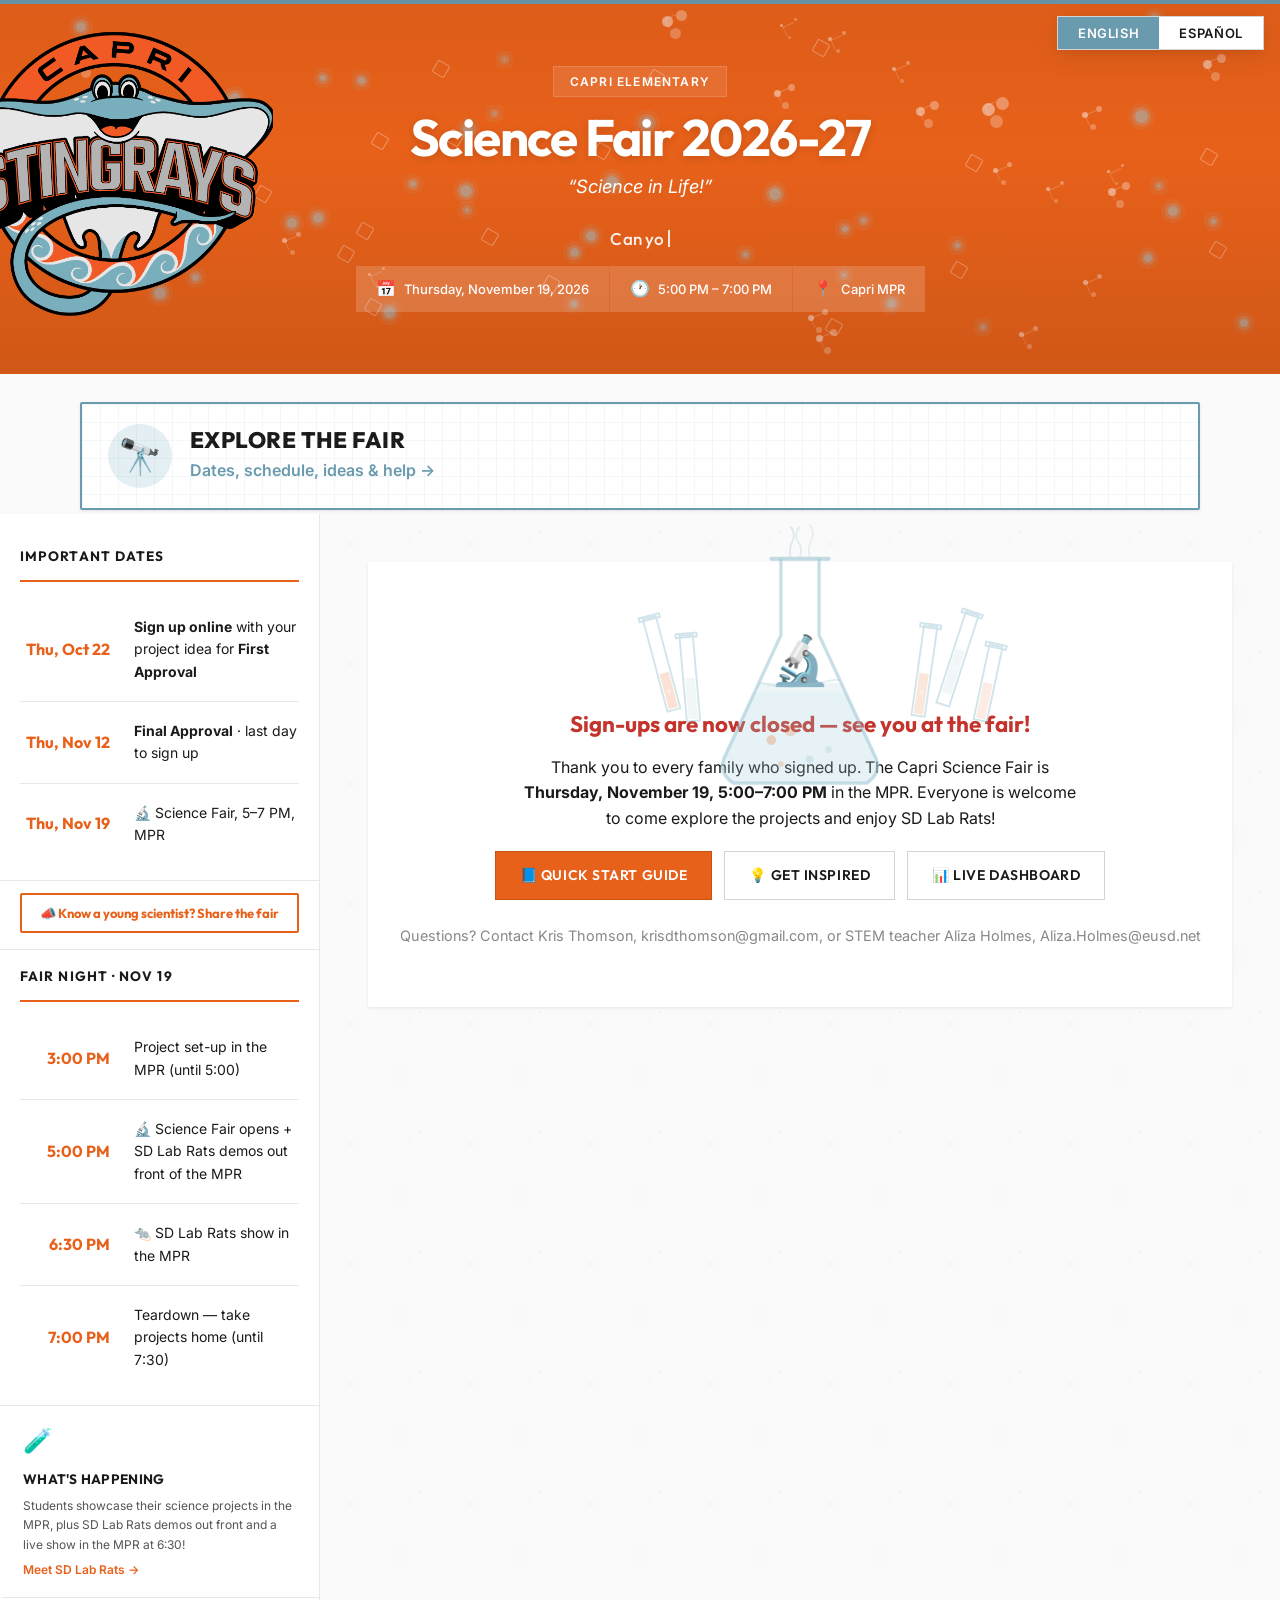
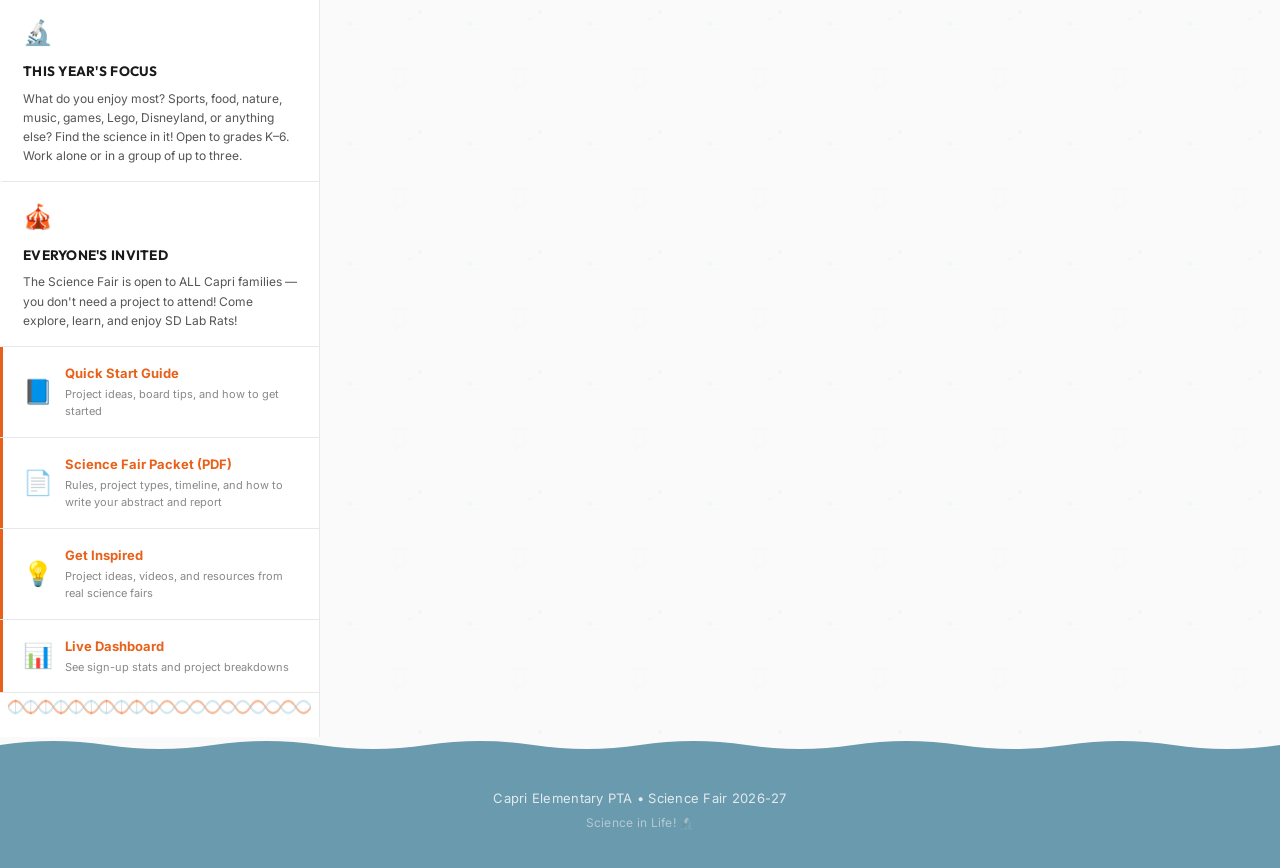
<file: index.html>
<!DOCTYPE html>
<html lang="en">
<head>
    <meta charset="UTF-8">
    <meta name="viewport" content="width=device-width, initial-scale=1.0">
    <title>Capri Science Fair 2026-27</title>
    <meta name="description" content="Enter the Capri Elementary Science Fair! Thursday, November 19, 5–7 PM in the MPR. Theme: Science in Life! Sign-ups close November 12.">
    <meta name="theme-color" content="#e8611a">
    <meta property="og:type" content="website">
    <meta property="og:title" content="Capri Science Fair 2026-27 — Science in Life!">
    <meta property="og:description" content="Thursday, November 19, 5–7 PM in the MPR. Enter your project by November 12.">
    <meta property="og:url" content="https://localhostusr.github.io/capri-science-fair-2026-27/">
    <meta property="og:image" content="https://localhostusr.github.io/capri-science-fair-2026-27/og-image.png">
    <meta property="og:image:width" content="1200">
    <meta property="og:image:height" content="630">
    <meta name="twitter:card" content="summary_large_image">
    <link rel="icon" type="image/png" href="logo.png">
    <link rel="manifest" href="manifest.webmanifest">
    <link rel="apple-touch-icon" href="icons/apple-touch-icon.png">
    <link rel="stylesheet" href="style.css">
    <link rel="preconnect" href="https://fonts.googleapis.com">
    <link href="https://fonts.googleapis.com/css2?family=Outfit:wght@400;500;600;700&family=Inter:wght@400;500;600&display=swap" rel="stylesheet">
</head>
<body>

<!-- Language Toggle -->
<div class="lang-toggle" role="group" aria-label="Language / Idioma">
    <button id="btn-en" class="lang-btn active" aria-pressed="true" lang="en" onclick="setLang('en')">English</button>
    <button id="btn-es" class="lang-btn" aria-pressed="false" lang="es" onclick="setLang('es')">Español</button>
</div>

<!-- Hero Section -->
<!-- Catch-an-atom easter egg toast (script.js setupAtomCatch) -->
<div class="atom-toast" id="atom-toast" role="status" aria-live="polite"></div>

<header class="hero">
    <!-- Explosion flash -->
    <div class="hero-flash" id="hero-flash" aria-hidden="true"></div>
    <!-- Explosion sparks -->
    <div class="sparks-container" id="sparks-container" aria-hidden="true"></div>

    <div class="hero-content">
        <div class="hero-layout">
            <a href="https://capri.eusd.net/" target="_blank" rel="noopener" class="hero-logo-link hero-anim hero-anim-logo-left">
                <img src="logo.png" alt="Capri Elementary Stingrays" class="hero-logo">
            </a>
            <div class="hero-text">
                <div class="hero-badge hero-anim hero-anim-badge">
                    <span data-en="Capri Elementary" data-es="Escuela Primaria Capri">Capri Elementary</span>
                </div>
                <h1 class="hero-anim hero-anim-title" data-en="Science Fair 2026-27" data-es="Feria de Ciencias 2026-27">Science Fair 2026-27</h1>
                <p class="theme hero-anim hero-anim-theme" data-en="&ldquo;Science in Life!&rdquo;" data-es="&ldquo;&iexcl;La Ciencia en la Vida!&rdquo;">&ldquo;Science in Life!&rdquo;</p>
                <!-- Mystery question ticker (script.js startQuestionTicker) -->
                <p class="hero-question" aria-hidden="true"><span class="hq-text" id="hq-text"></span><span class="hq-caret"></span></p>
                <div class="event-details">
                    <div class="detail hero-anim hero-anim-detail-1">
                        <span class="detail-icon">📅</span>
                        <span data-en="Thursday, November 19, 2026" data-es="Jueves, 19 de noviembre de 2026">Thursday, November 19, 2026</span>
                    </div>
                    <div class="detail hero-anim hero-anim-detail-2">
                        <span class="detail-icon">🕐</span>
                        <span data-en="5:00 PM – 7:00 PM" data-es="5:00 PM – 7:00 PM">5:00 PM – 7:00 PM</span>
                    </div>
                    <a href="https://www.google.com/maps/place/33.075319,-117.288282" target="_blank" rel="noopener" class="detail detail-link hero-anim hero-anim-detail-3">
                        <span class="detail-icon">📍</span>
                        <span data-en="Capri MPR" data-es="MPR de Capri">Capri MPR</span>
                    </a>
                </div>
            </div>
            <!-- PTA logo removed (2026-10-08). Invisible twin of the left logo keeps the title centered on desktop. -->
            <div class="hero-logo-link hero-logo-spacer" aria-hidden="true"><img src="logo.png" alt="" class="hero-logo"></div>
        </div>
    </div>
    <!-- Floating science particles — 3 speed tiers: slow (18-25s), medium (12-16s), fast (7-10s) -->
    <div class="science-particles" aria-hidden="true">
        <!-- Slow drifters -->
        <div class="particle atom p-slow-1"></div>
        <div class="particle atom p-slow-2"></div>
        <div class="particle atom p-slow-3"></div>
        <div class="particle molecule p-slow-4"></div>
        <div class="particle molecule p-slow-5"></div>
        <div class="particle atom p-slow-6"></div>
        <div class="particle hexagon p-slow-7"></div>
        <div class="particle molecule p-slow-8"></div>
        <div class="particle atom p-slow-9"></div>
        <!-- Medium floaters -->
        <div class="particle atom p-med-1"></div>
        <div class="particle molecule p-med-2"></div>
        <div class="particle atom p-med-3"></div>
        <div class="particle hexagon p-med-4"></div>
        <div class="particle molecule p-med-5"></div>
        <div class="particle atom p-med-6"></div>
        <div class="particle molecule p-med-7"></div>
        <div class="particle atom p-med-8"></div>
        <div class="particle hexagon p-med-9"></div>
        <!-- Gentle quick movers -->
        <div class="particle atom p-fast-1"></div>
        <div class="particle molecule p-fast-2"></div>
        <div class="particle atom p-fast-3"></div>
        <div class="particle atom p-fast-4"></div>
        <div class="particle molecule p-fast-5"></div>
        <div class="particle hexagon p-fast-6"></div>
        <div class="particle atom p-fast-7"></div>
        <div class="particle molecule p-fast-8"></div>
        <div class="particle atom p-fast-9"></div>
    </div>
</header>

<!-- Two doors: sign up now, or look around first (script.js setView / laserTo) -->
<nav class="path-chooser" id="path-chooser" aria-labelledby="chooser-title">
    <h2 id="chooser-title" class="visually-hidden" data-en="Get started" data-es="Empieza">Get started</h2>
    <div class="door-row">
        <a href="#signup" class="door door-enter" id="choose-enter">
            <span class="door-icon" aria-hidden="true"><span>🔬</span></span>
            <span class="door-text">
                <strong data-en="Enter the Science Fair" data-es="Participa en la Feria de Ciencias">Enter the Science Fair</strong>
                <small data-en="I have a project idea →" data-es="Tengo una idea de proyecto →">I have a project idea →</small>
            </span>
        </a>
        <a href="#explore" class="door door-explore" id="choose-explore">
            <span class="door-icon" aria-hidden="true"><span>🔭</span></span>
            <span class="door-text">
                <strong id="explore-door-title" data-en="Just Curious? Explore the Fair" data-es="¿Solo Curioso? Explora la Feria">Just Curious? Explore the Fair</strong>
                <small id="explore-door-sub" data-en="Explore the fair first →" data-es="Explora la feria primero →">Explore the fair first →</small>
            </span>
        </a>
    </div>
</nav>

<!-- Main Content: Sidebar + Form -->
<div class="page-layout">
    <div class="content-grid">

<!-- Sidebar -->
<aside class="sidebar">
    <!-- Key dates in sidebar -->
    <div class="sidebar-schedule">
        <h2 data-en="Important Dates" data-es="Fechas Importantes">Important Dates</h2>
        <div class="timeline">
            <div class="timeline-item">
                <div class="time" data-en="Thu, Oct 22" data-es="Jue, 22 oct">Thu, Oct 22</div>
                <div class="event" data-en="&lt;strong&gt;Sign up online&lt;/strong&gt; with your project idea for &lt;strong&gt;First Approval&lt;/strong&gt;" data-es="&lt;strong&gt;Inscríbete en línea&lt;/strong&gt; con tu idea de proyecto para la &lt;strong&gt;Primera Aprobación&lt;/strong&gt;"><strong>Sign up online</strong> with your project idea for <strong>First Approval</strong></div>
            </div>
            <div class="timeline-item">
                <div class="time" data-en="Thu, Nov 12" data-es="Jue, 12 nov">Thu, Nov 12</div>
                <div class="event" data-en="&lt;strong&gt;Final Approval&lt;/strong&gt; &amp;middot; last day to sign up" data-es="&lt;strong&gt;Aprobación Final&lt;/strong&gt; &amp;middot; último día para inscribirse"><strong>Final Approval</strong> &middot; last day to sign up</div>
            </div>
            <div class="timeline-item">
                <div class="time" data-en="Thu, Nov 19" data-es="Jue, 19 nov">Thu, Nov 19</div>
                <div class="event" data-en="🔬 Science Fair, 5–7 PM, MPR" data-es="🔬 Feria de Ciencias, 5–7 PM, MPR">🔬 Science Fair, 5–7 PM, MPR</div>
            </div>
        </div>
    </div>

    <!-- Share the fair (Web Share API, falls back to copying the link) -->
    <div class="sidebar-share">
        <button type="button" class="share-btn" data-share data-en="📣 Know a young scientist? Share the fair" data-es="📣 ¿Conoces a un joven científico? Comparte la feria">📣 Know a young scientist? Share the fair</button>
    </div>

    <!-- Fair-night schedule (Thu Nov 19) -->
    <div class="sidebar-schedule">
        <h2 data-en="Fair Night · Nov 19" data-es="Noche de la Feria · 19 nov">Fair Night · Nov 19</h2>
        <div class="timeline">
            <div class="timeline-item">
                <div class="time">3:00 PM</div>
                <div class="event" data-en="Project set-up in the MPR (until 5:00)" data-es="Montaje de proyectos en el MPR (hasta las 5:00)">Project set-up in the MPR (until 5:00)</div>
            </div>
            <div class="timeline-item">
                <div class="time">5:00 PM</div>
                <div class="event" data-en="🔬 Science Fair opens + SD Lab Rats demos out front of the MPR" data-es="🔬 Abre la Feria de Ciencias + demostraciones de SD Lab Rats frente al MPR">🔬 Science Fair opens + SD Lab Rats demos out front of the MPR</div>
            </div>
            <div class="timeline-item">
                <div class="time">6:30 PM</div>
                <div class="event" data-en="🐀 SD Lab Rats show in the MPR" data-es="🐀 Show de SD Lab Rats en el MPR">🐀 SD Lab Rats show in the MPR</div>
            </div>
            <div class="timeline-item">
                <div class="time">7:00 PM</div>
                <div class="event" data-en="Teardown — take projects home (until 7:30)" data-es="Desmontaje — lleva tu proyecto a casa (hasta las 7:30)">Teardown — take projects home (until 7:30)</div>
            </div>
        </div>
    </div>

    <div class="info-stack">
            <div class="info-card">
                <div class="info-icon">🧪</div>
                <h2 data-en="What's Happening" data-es="Qué Va a Pasar">What's Happening</h2>
                <p data-en="Students showcase their science projects in the MPR, plus SD Lab Rats demos out front and a live show in the MPR at 6:30!"
                   data-es="¡Los estudiantes presentan sus proyectos de ciencias en el MPR y, además, habrá demostraciones de SD Lab Rats frente al MPR y un show en vivo en el MPR a las 6:30!">
                    Students showcase their science projects in the MPR, plus SD Lab Rats demos out front and a live show in the MPR at 6:30!
                </p>
                <a href="https://www.sdlabrats.org/" target="_blank" rel="noopener" class="info-link"
                   data-en="Meet SD Lab Rats →" data-es="Conoce a SD Lab Rats →">Meet SD Lab Rats →</a>
            </div>
            <div class="info-card">
                <div class="info-icon">🔬</div>
                <h2 data-en="This Year's Focus" data-es="Enfoque de Este Año">This Year's Focus</h2>
                <p data-en="What do you enjoy most? Sports, food, nature, music, games, Lego, Disneyland, or anything else? Find the science in it! Open to grades K–6. Work alone or in a group of up to three."
                   data-es="¿Qué es lo que más te gusta? ¿Deportes, comida, naturaleza, música, juegos, Lego, Disneyland, o cualquier otra cosa? ¡Encuentra la ciencia en ello! Abierto a los grados K–6. Trabaja solo o en un grupo de hasta tres.">
                    What do you enjoy most? Sports, food, nature, music, games, Lego, Disneyland, or anything else? Find the science in it! Open to grades K–6. Work alone or in a group of up to three.
                </p>
            </div>
            <div class="info-card">
                <div class="info-icon">🎪</div>
                <h2 data-en="Everyone's Invited" data-es="Todos Están Invitados">Everyone's Invited</h2>
                <p data-en="The Science Fair is open to ALL Capri families — you don't need a project to attend! Come explore, learn, and enjoy SD Lab Rats!"
                   data-es="¡La Feria de Ciencias está abierta a TODAS las familias de Capri — no necesitas un proyecto para asistir! Ven a explorar, aprender y disfrutar de SD Lab Rats!">
                    The Science Fair is open to ALL Capri families — you don't need a project to attend! Come explore, learn, and enjoy SD Lab Rats!
                </p>
            </div>
    </div>

    <!-- Quick Start Guide link -->
    <div class="sidebar-guide">
        <a href="guide.html" class="guide-link">
            <span class="guide-icon">📘</span>
            <div>
                <strong data-en="Quick Start Guide" data-es="Guía de Inicio Rápido">Quick Start Guide</strong>
                <small data-en="Project ideas, board tips, and how to get started" data-es="Ideas de proyectos, consejos para el tablero, y cómo empezar">Project ideas, board tips, and how to get started</small>
            </div>
        </a>
    </div>

    <!-- Science Fair Packet (PDF from Kris) -->
    <div class="sidebar-guide">
        <a href="packet/Capri-Science-Fair-Packet-2026-27-EN.pdf" data-en-href="packet/Capri-Science-Fair-Packet-2026-27-EN.pdf" data-es-href="packet/Capri-Science-Fair-Packet-2026-27-ES.pdf" target="_blank" rel="noopener" class="guide-link">
            <span class="guide-icon">📄</span>
            <div>
                <strong data-en="Science Fair Packet (PDF)" data-es="Paquete de la Feria (PDF)">Science Fair Packet (PDF)</strong>
                <small data-en="Rules, project types, timeline, and how to write your abstract and report" data-es="Reglas, tipos de proyecto, calendario y cómo escribir el resumen y el reporte">Rules, project types, timeline, and how to write your abstract and report</small>
            </div>
        </a>
    </div>

    <!-- Inspiration link -->
    <div class="sidebar-guide">
        <a href="inspiration.html" class="guide-link">
            <span class="guide-icon">💡</span>
            <div>
                <strong data-en="Get Inspired" data-es="Inspírate">Get Inspired</strong>
                <small data-en="Project ideas, videos, and resources from real science fairs" data-es="Ideas, videos y recursos de ferias de ciencias reales">Project ideas, videos, and resources from real science fairs</small>
            </div>
        </a>
    </div>

    <!-- Dashboard link -->
    <div class="sidebar-guide">
        <a href="dashboard.html" class="guide-link">
            <span class="guide-icon">📊</span>
            <div>
                <strong data-en="Live Dashboard" data-es="Panel en Vivo">Live Dashboard</strong>
                <small data-en="See sign-up stats and project breakdowns" data-es="Vea estadísticas y desglose de proyectos">See sign-up stats and project breakdowns</small>
            </div>
        </a>
    </div>

    <!-- DNA helix divider -->
    <div class="dna-divider" aria-hidden="true">
        <svg viewBox="0 0 400 28" preserveAspectRatio="none" xmlns="http://www.w3.org/2000/svg">
            <!-- Strand 1 — orange -->
            <path d="M0,14 Q10,2 20,14 Q30,26 40,14 Q50,2 60,14 Q70,26 80,14 Q90,2 100,14 Q110,26 120,14 Q130,2 140,14 Q150,26 160,14 Q170,2 180,14 Q190,26 200,14 Q210,2 220,14 Q230,26 240,14 Q250,2 260,14 Q270,26 280,14 Q290,2 300,14 Q310,26 320,14 Q330,2 340,14 Q350,26 360,14 Q370,2 380,14 Q390,26 400,14" fill="none" stroke="#e8611a" stroke-width="2.5" opacity="0.4"/>
            <!-- Strand 2 — blue (inverted) -->
            <path d="M0,14 Q10,26 20,14 Q30,2 40,14 Q50,26 60,14 Q70,2 80,14 Q90,26 100,14 Q110,2 120,14 Q130,26 140,14 Q150,2 160,14 Q170,26 180,14 Q190,2 200,14 Q210,26 220,14 Q230,2 240,14 Q250,26 260,14 Q270,2 280,14 Q290,26 300,14 Q310,2 320,14 Q330,26 340,14 Q350,2 360,14 Q370,26 380,14 Q390,2 400,14" fill="none" stroke="#9cc5d4" stroke-width="2.5" opacity="0.4"/>
            <!-- Base pair rungs with dots at ends -->
            <g opacity="0.3">
                <line x1="10" y1="8" x2="10" y2="20" stroke="#888" stroke-width="1.2"/>
                <circle cx="10" cy="8" r="1.5" fill="#e8611a"/><circle cx="10" cy="20" r="1.5" fill="#9cc5d4"/>
                <line x1="30" y1="8" x2="30" y2="20" stroke="#888" stroke-width="1.2"/>
                <circle cx="30" cy="20" r="1.5" fill="#e8611a"/><circle cx="30" cy="8" r="1.5" fill="#9cc5d4"/>
                <line x1="50" y1="8" x2="50" y2="20" stroke="#888" stroke-width="1.2"/>
                <circle cx="50" cy="8" r="1.5" fill="#e8611a"/><circle cx="50" cy="20" r="1.5" fill="#9cc5d4"/>
                <line x1="70" y1="8" x2="70" y2="20" stroke="#888" stroke-width="1.2"/>
                <circle cx="70" cy="20" r="1.5" fill="#e8611a"/><circle cx="70" cy="8" r="1.5" fill="#9cc5d4"/>
                <line x1="90" y1="8" x2="90" y2="20" stroke="#888" stroke-width="1.2"/>
                <circle cx="90" cy="8" r="1.5" fill="#e8611a"/><circle cx="90" cy="20" r="1.5" fill="#9cc5d4"/>
                <line x1="110" y1="8" x2="110" y2="20" stroke="#888" stroke-width="1.2"/>
                <circle cx="110" cy="20" r="1.5" fill="#e8611a"/><circle cx="110" cy="8" r="1.5" fill="#9cc5d4"/>
                <line x1="130" y1="8" x2="130" y2="20" stroke="#888" stroke-width="1.2"/>
                <circle cx="130" cy="8" r="1.5" fill="#e8611a"/><circle cx="130" cy="20" r="1.5" fill="#9cc5d4"/>
                <line x1="150" y1="8" x2="150" y2="20" stroke="#888" stroke-width="1.2"/>
                <circle cx="150" cy="20" r="1.5" fill="#e8611a"/><circle cx="150" cy="8" r="1.5" fill="#9cc5d4"/>
                <line x1="170" y1="8" x2="170" y2="20" stroke="#888" stroke-width="1.2"/>
                <circle cx="170" cy="8" r="1.5" fill="#e8611a"/><circle cx="170" cy="20" r="1.5" fill="#9cc5d4"/>
                <line x1="190" y1="8" x2="190" y2="20" stroke="#888" stroke-width="1.2"/>
                <circle cx="190" cy="20" r="1.5" fill="#e8611a"/><circle cx="190" cy="8" r="1.5" fill="#9cc5d4"/>
            </g>
        </svg>
    </div>

    </aside>

<!-- Main Content: Sign-Up Form -->
<main class="main-content">
    <section class="form-section" id="signup">
        <!-- Large Erlenmeyer flask with test tubes floating behind text -->
        <div class="flask-bg" aria-hidden="true">
                <svg viewBox="-120 -30 440 290" xmlns="http://www.w3.org/2000/svg" class="flask-svg">
                    <!-- Test tubes — left side -->
                    <g opacity="0.45">
                        <!-- Tube 1 — tilted left -->
                        <g transform="translate(-60,60) rotate(-15, 15, 60)">
                            <rect x="8" y="10" width="14" height="100" rx="0" fill="none" stroke="#9cc5d4" stroke-width="2"/>
                            <rect x="4" y="8" width="22" height="4" rx="0" fill="none" stroke="#9cc5d4" stroke-width="2"/>
                            <rect x="10" y="70" width="10" height="38" rx="0" fill="#e8611a" opacity="0.4"/>
                            <circle cx="15" cy="90" r="2" fill="#fff" opacity="0.4" class="flask-bubble flask-b1"/>
                        </g>
                        <!-- Tube 2 -->
                        <g transform="translate(-30,80) rotate(-5, 15, 60)">
                            <rect x="8" y="10" width="14" height="90" rx="0" fill="none" stroke="#9cc5d4" stroke-width="2"/>
                            <rect x="4" y="8" width="22" height="4" rx="0" fill="none" stroke="#9cc5d4" stroke-width="2"/>
                            <rect x="10" y="55" width="10" height="43" rx="0" fill="#9cc5d4" opacity="0.3"/>
                            <circle cx="15" cy="75" r="1.5" fill="#fff" opacity="0.3" class="flask-bubble flask-b3"/>
                        </g>
                    </g>

                    <!-- Test tubes — right side -->
                    <g opacity="0.45">
                        <!-- Tube 3 -->
                        <g transform="translate(215,70) rotate(8, 15, 60)">
                            <rect x="8" y="10" width="14" height="95" rx="0" fill="none" stroke="#9cc5d4" stroke-width="2"/>
                            <rect x="4" y="8" width="22" height="4" rx="0" fill="none" stroke="#9cc5d4" stroke-width="2"/>
                            <rect x="10" y="60" width="10" height="43" rx="0" fill="#e8611a" opacity="0.35"/>
                            <circle cx="15" cy="80" r="2" fill="#fff" opacity="0.35" class="flask-bubble flask-b2"/>
                        </g>
                        <!-- Tube 4 — tilted right -->
                        <g transform="translate(250,55) rotate(18, 15, 60)">
                            <rect x="8" y="10" width="14" height="100" rx="0" fill="none" stroke="#9cc5d4" stroke-width="2"/>
                            <rect x="4" y="8" width="22" height="4" rx="0" fill="none" stroke="#9cc5d4" stroke-width="2"/>
                            <rect x="10" y="50" width="10" height="48" rx="0" fill="#9cc5d4" opacity="0.3"/>
                            <circle cx="15" cy="70" r="1.5" fill="#fff" opacity="0.3" class="flask-bubble flask-b4"/>
                        </g>
                        <!-- Tube 5 — far right -->
                        <g transform="translate(280,90) rotate(12, 15, 60)">
                            <rect x="8" y="10" width="14" height="80" rx="0" fill="none" stroke="#9cc5d4" stroke-width="2"/>
                            <rect x="4" y="8" width="22" height="4" rx="0" fill="none" stroke="#9cc5d4" stroke-width="2"/>
                            <rect x="10" y="50" width="10" height="38" rx="0" fill="#e8611a" opacity="0.25"/>
                        </g>
                    </g>

                    <!-- Flask body — center -->
                    <path d="M80,10 L80,90 L20,220 Q15,235 30,245 L170,245 Q185,235 180,220 L120,90 L120,10" fill="none" stroke="#9cc5d4" stroke-width="3.5" opacity="0.55"/>
                    <!-- Flask rim -->
                    <line x1="70" y1="10" x2="130" y2="10" stroke="#9cc5d4" stroke-width="4" opacity="0.6" stroke-linecap="round"/>
                    <!-- Liquid fill — clipped to flask interior -->
                    <clipPath id="flask-clip">
                        <path d="M80,10 L80,90 L20,220 Q15,235 30,245 L170,245 Q185,235 180,220 L120,90 L120,10 Z"/>
                    </clipPath>
                    <g clip-path="url(#flask-clip)">
                      <!-- Rises with the test-tube progress meter (script.js updateTubeMeter) -->
                      <g id="flask-liquid">
                        <rect x="0" y="140" width="200" height="190" fill="#9cc5d4" opacity="0.18"/>
                        <rect x="0" y="150" width="200" height="180" fill="#9cc5d4" opacity="0.08"/>
                        <!-- Liquid surface wave -->
                        <path d="M0,140 Q30,132 60,140 Q90,148 120,140 Q150,132 200,140" fill="none" stroke="#9cc5d4" stroke-width="2" opacity="0.3"/>
                      </g>
                    </g>
                    <!-- Bubbles -->
                    <circle cx="70" cy="200" r="5" fill="#e8611a" opacity="0.25" class="flask-bubble flask-b1"/>
                    <circle cx="110" cy="220" r="4" fill="#9cc5d4" opacity="0.3" class="flask-bubble flask-b2"/>
                    <circle cx="90" cy="190" r="6" fill="#e8611a" opacity="0.2" class="flask-bubble flask-b3"/>
                    <circle cx="130" cy="210" r="3.5" fill="#9cc5d4" opacity="0.25" class="flask-bubble flask-b4"/>
                    <circle cx="80" cy="225" r="3" fill="#e8611a" opacity="0.2" class="flask-bubble flask-b5"/>
                    <!-- Steam -->
                    <path d="M90,8 Q88,0 92,-8 Q96,-16 90,-24" fill="none" stroke="#9cc5d4" stroke-width="2" opacity="0.3" class="flask-steam steam-1"/>
                    <path d="M100,8 Q103,0 98,-8 Q93,-16 100,-24" fill="none" stroke="#9cc5d4" stroke-width="2" opacity="0.25" class="flask-steam steam-2"/>
                    <path d="M110,8 Q108,-2 112,-10 Q116,-18 110,-26" fill="none" stroke="#9cc5d4" stroke-width="2" opacity="0.2" class="flask-steam steam-3"/>
                </svg>
        </div>
        <div id="form-header">
            <h2 data-en="Enter the Science Fair!" data-es="¡Participa en la Feria de Ciencias!">Enter the Science Fair!</h2>
            <p class="form-subtitle" data-en="Enter your project by Thursday, November 12 (Final Approval). The fair is Thursday, November 19, 5–7 PM in the MPR."
               data-es="Inscribe tu proyecto antes del jueves 12 de noviembre (Aprobación Final). La feria es el jueves 19 de noviembre, de 5 a 7 PM en el MPR.">
                Enter your project by Thursday, November 12 (Final Approval). The fair is Thursday, November 19, 5–7 PM in the MPR.
            </p>
        </div>

        <!-- Soft reminder banner (no hard deadline) -->
        <div class="deadline-banner" id="deadline-banner">
            <span class="deadline-icon">🔬</span>
            <span data-en="Sign-ups close Thursday, November 12. The Science Fair is November 19 — grades K–6, every topic welcome!"
                  data-es="Las inscripciones cierran el jueves 12 de noviembre. La Feria de Ciencias es el 19 de noviembre — ¡grados K–6, todos los temas son bienvenidos!">
                Sign-ups close Thursday, November 12. The Science Fair is November 19 — grades K–6, every topic welcome!
            </span>
            <span class="countdown" id="countdown"></span>
            <!-- Rocket countdown: climbs from site launch (Sep 30) to fair night (Nov 19) -->
            <span class="rocket-track" aria-hidden="true">
                <span class="rocket-trail" id="rocket-trail"></span>
                <span class="rocket" id="rocket">🚀</span>
                <span class="rocket-goal">🔬</span>
            </span>
        </div>

        <!-- Sign-ups Opening Soon (shown until CONFIG.BACKEND_LIVE is true) -->
        <div class="form-closed" id="form-coming-soon" style="display:none;">
            <div style="font-size: 3rem; margin-bottom: 8px;">🧪</div>
            <h3 data-en="Sign-ups are opening very soon!"
                data-es="¡Las inscripciones abrirán muy pronto!">
                Sign-ups are opening very soon!
            </h3>
            <p style="max-width: 560px; margin: 0 auto 20px; color: var(--text-dark);"
               data-en="Check back in a day or two to register your project. In the meantime, start thinking about your idea: <strong>first approval is Thursday, October 22</strong>."
               data-es="Vuelva en uno o dos días para inscribir su proyecto. Mientras tanto, empiece a pensar en su idea: <strong>la primera aprobación es el jueves 22 de octubre</strong>.">
                Check back in a day or two to register your project. In the meantime, start thinking about your idea: <strong>first approval is Thursday, October 22</strong>.
            </p>
            <div class="success-actions no-print" style="justify-content: center;">
                <a href="guide.html" class="action-btn primary">
                    <span data-en="📘 Quick Start Guide" data-es="📘 Guía de Inicio Rápido">📘 Quick Start Guide</span>
                </a>
                <a href="inspiration.html" class="action-btn secondary">
                    <span data-en="💡 Get Inspired" data-es="💡 Inspírate">💡 Get Inspired</span>
                </a>
            </div>
        </div>

        <!-- Sign-ups Closed (shown after the deadline) -->
        <div class="form-closed" id="form-closed" style="display:none;">
            <div style="font-size: 3rem; margin-bottom: 8px;">🔬</div>
            <h3 data-en="Sign-ups are now closed — see you at the fair!"
                data-es="Las inscripciones están cerradas — ¡nos vemos en la feria!">
                Sign-ups are now closed — see you at the fair!
            </h3>
            <p style="max-width: 560px; margin: 0 auto 20px; color: var(--text-dark);"
               data-en="Thank you to every family who signed up. The Capri Science Fair is <strong>Thursday, November 19, 5:00–7:00 PM</strong> in the MPR. Everyone is welcome to come explore the projects and enjoy SD Lab Rats!"
               data-es="Gracias a todas las familias que se inscribieron. La Feria de Ciencias de Capri es el <strong>jueves 19 de noviembre, 5:00–7:00 PM</strong> en el MPR. ¡Todos son bienvenidos a ver los proyectos y disfrutar de SD Lab Rats!">
                Thank you to every family who signed up. The Capri Science Fair is <strong>Thursday, November 19, 5:00–7:00 PM</strong> in the MPR. Everyone is welcome to come explore the projects and enjoy SD Lab Rats!
            </p>
            <div class="success-actions no-print" style="justify-content: center;">
                <a href="guide.html" class="action-btn primary">
                    <span data-en="📘 Quick Start Guide" data-es="📘 Guía de Inicio Rápido">📘 Quick Start Guide</span>
                </a>
                <a href="inspiration.html" class="action-btn secondary">
                    <span data-en="💡 Get Inspired" data-es="💡 Inspírate">💡 Get Inspired</span>
                </a>
                <a href="dashboard.html" class="action-btn secondary">
                    <span data-en="📊 Live Dashboard" data-es="📊 Panel en Vivo">📊 Live Dashboard</span>
                </a>
            </div>
            <p style="margin-top: 24px; font-size: 0.9rem; color: var(--text-muted);">
                <span data-en="Questions? Contact" data-es="¿Preguntas? Contacte">Questions? Contact</span>
                Kris Thomson, krisdthomson@gmail.com,
                <span data-en="or STEM teacher" data-es="o la maestra de STEM">or STEM teacher</span> Aliza Holmes, Aliza.Holmes@eusd.net
            </p>
        </div>

        <!-- Success Message + Printable Confirmation -->
        <div class="success-message" id="success-message" style="display:none;">
            <div class="success-icon">🎉</div>
            <h3 data-en="Hooray — You're In!" data-es="¡Hurra — Ya Estás Inscrito!">Hooray — You're In!</h3>
            <p class="success-intro" data-en="Save or print your confirmation below. More info about the Science Fair will be shared as we get closer to November 19."
               data-es="Guarde o imprima su confirmación abajo. Más información sobre la Feria de Ciencias se compartirá a medida que nos acerquemos al 19 de noviembre.">
                Save or print your confirmation below. More info about the Science Fair will be shared as we get closer to November 19.
            </p>

            <!-- Printable Confirmation Card -->
            <div class="confirmation-card" id="confirmation-card">
                <div class="conf-header">
                    <img src="logo.png" alt="Capri Stingrays" class="conf-logo">
                    <div>
                        <h4 data-en="Capri Science Fair 2026-27" data-es="Feria de Ciencias de Capri 2026-27">Capri Science Fair 2026-27</h4>
                        <p class="conf-tagline" data-en="Confirmation of Registration" data-es="Confirmación de Inscripción">Confirmation of Registration</p>
                    </div>
                </div>

                <div class="conf-event">
                    <div><strong data-en="Date:" data-es="Fecha:">Date:</strong> <span data-en="Thursday, November 19, 2026" data-es="Jueves, 19 de noviembre de 2026">Thursday, November 19, 2026</span></div>
                    <div><strong data-en="Time:" data-es="Hora:">Time:</strong> 5:00 PM – 7:00 PM</div>
                    <div><strong data-en="Location:" data-es="Lugar:">Location:</strong> <span data-en="Capri MPR" data-es="MPR de Capri">Capri MPR</span></div>
                </div>

                <h5 data-en="What's Next" data-es="Próximos Pasos">What's Next</h5>
                <ol class="conf-bring conf-next">
                    <li><strong data-en="Thu Oct 22" data-es="Jue 22 oct">Thu Oct 22</strong> — <span data-en="First Approval of your project idea" data-es="Primera aprobación de tu idea de proyecto">First Approval of your project idea</span></li>
                    <li><strong data-en="Thu Nov 12" data-es="Jue 12 nov">Thu Nov 12</strong> — <span data-en="Final Approval" data-es="Aprobación final">Final Approval</span></li>
                    <li><strong data-en="Thu Nov 19, 5–7 PM" data-es="Jue 19 nov, 5–7 PM">Thu Nov 19, 5–7 PM</strong> — <span data-en="Science Fair in the MPR, with SD Lab Rats" data-es="Feria de Ciencias en el MPR, con SD Lab Rats">Science Fair in the MPR, with SD Lab Rats</span></li>
                </ol>

                <h5 data-en="Your Sign-Up Details" data-es="Detalles de su Inscripción">Your Sign-Up Details</h5>
                <dl class="conf-details" id="conf-details">
                    <!-- populated by script.js -->
                </dl>

                <h5 data-en="What to Bring" data-es="Qué Traer">What to Bring</h5>
                <ul class="conf-bring">
                    <li data-en="Your completed science project" data-es="Su proyecto de ciencias completado">Your completed science project</li>
                    <li data-en="Your tri-fold display board (a limited number are available in the front office, while supplies last)"
                        data-es="Su tablero tríptico (hay una cantidad limitada disponible en la oficina, hasta agotar existencias)">
                        Your tri-fold display board (a limited number are available in the front office, while supplies last)
                    </li>
                    <li data-en="Set up your project in the MPR between 3:00 and 5:00 PM" data-es="Monta tu proyecto en el MPR entre las 3:00 y las 5:00 PM">Set up your project in the MPR between 3:00 and 5:00 PM</li>
                </ul>

                <h5 data-en="Schedule" data-es="Horario">Schedule</h5>
                <ul class="conf-schedule">
                    <li><strong>3:00 – 5:00 PM</strong> — <span data-en="Project set-up in the MPR" data-es="Montaje de proyectos en el MPR">Project set-up in the MPR</span></li>
                    <li><strong>5:00 – 7:00 PM</strong> — <span data-en="Science Fair, with SD Lab Rats demos out front" data-es="Feria de Ciencias, con demostraciones de SD Lab Rats afuera">Science Fair, with SD Lab Rats demos out front</span></li>
                    <li><strong>6:30 – 7:00 PM</strong> — <span data-en="SD Lab Rats show in the MPR" data-es="Show de SD Lab Rats en el MPR">SD Lab Rats show in the MPR</span></li>
                    <li><strong>7:00 – 7:30 PM</strong> — <span data-en="Teardown — take your project home" data-es="Desmontaje — lleva tu proyecto a casa">Teardown — take your project home</span></li>
                </ul>

                <p class="conf-footer">
                    <span data-en="Questions? Contact" data-es="¿Preguntas? Contacte">Questions? Contact</span>
                    Kris Thomson, krisdthomson@gmail.com,
                    <span data-en="or STEM teacher" data-es="o la maestra de STEM">or STEM teacher</span> Aliza Holmes, Aliza.Holmes@eusd.net
                </p>
            </div>

            <div class="success-actions no-print">
                <button type="button" class="action-btn secondary" data-share>
                    <span data-en="📣 Tell a friend" data-es="📣 Cuéntale a un amigo">📣 Tell a friend</span>
                </button>
                <button type="button" class="action-btn primary" id="add-to-calendar-btn">
                    <span data-en="📅 Add to Calendar" data-es="📅 Agregar al Calendario">📅 Add to Calendar</span>
                </button>
                <button type="button" class="action-btn secondary" onclick="window.print()">
                    <span data-en="🖨️ Print / Save as PDF" data-es="🖨️ Imprimir / Guardar como PDF">🖨️ Print / Save as PDF</span>
                </button>
            </div>
        </div>

        <!-- Shown when an unfinished entry was restored from this device (script.js restoreDraft) -->
        <div class="draft-banner" id="draft-banner" hidden>
            <span data-en="✏️ Welcome back! We filled in your unfinished entry (saved only on this device)." data-es="✏️ ¡Bienvenido de nuevo! Llenamos tu inscripción sin terminar (guardada solo en este dispositivo).">✏️ Welcome back! We filled in your unfinished entry (saved only on this device).</span>
            <button type="button" class="draft-reset" id="draft-reset" data-en="Start over" data-es="Empezar de nuevo">Start over</button>
        </div>

        <form id="signup-form" novalidate>
            <!-- Test-tube progress meter: fills as required fields are completed (display only) -->
            <div class="tube-meter" id="tube-meter" role="progressbar" aria-valuemin="0" aria-valuemax="100" aria-valuenow="0">
                <div class="tube" aria-hidden="true">
                    <span class="tube-stopper"></span>
                    <div class="tube-glass">
                        <div class="tube-liquid" id="tube-liquid">
                            <span class="tube-bubble tube-b1"></span>
                            <span class="tube-bubble tube-b2"></span>
                            <span class="tube-bubble tube-b3"></span>
                            <span class="tube-bubble tube-b4"></span>
                        </div>
                        <span class="tube-ticks"></span>
                        <span class="tube-shine"></span>
                    </div>
                </div>
                <span class="tube-label" id="tube-label">Experiment 0% complete</span>
            </div>

            <!-- Student Info -->
            <fieldset class="reveal has-laser-toggle">
                <legend data-en="Student Information" data-es="Información del Estudiante">Student Information</legend>
                <div class="laser-toggle" id="laser-toggle" role="group" aria-label="Laser pointer / Puntero láser" hidden>
                    <button type="button" data-laser="on" aria-pressed="true" title="I love lasers" data-en="🔴 &lt;span class=&quot;lt-text&quot;&gt;I love lasers&lt;/span&gt;" data-es="🔴 &lt;span class=&quot;lt-text&quot;&gt;Me encantan los láseres&lt;/span&gt;">🔴 <span class="lt-text">I love lasers</span></button>
                    <button type="button" data-laser="off" aria-pressed="false" title="Enough with the laser pointer" data-en="😎 &lt;span class=&quot;lt-text&quot;&gt;Enough with the laser pointer&lt;/span&gt;" data-es="😎 &lt;span class=&quot;lt-text&quot;&gt;Ya basta de puntero láser&lt;/span&gt;">😎 <span class="lt-text">Enough with the laser pointer</span></button>
                </div>

                <div class="form-group">
                    <label for="student-name" data-en="Student Name *" data-es="Nombre del Estudiante *">Student Name *</label>
                    <input type="text" id="student-name" name="studentName" required maxlength="80" autocomplete="off"
                           data-en-placeholder="First and Last Name"
                           data-es-placeholder="Nombre y Apellido"
                           placeholder="First and Last Name">
                </div>

                <div class="form-row">
                    <div class="form-group">
                        <label for="grade" data-en="Grade *" data-es="Grado *">Grade *</label>
                        <select id="grade" name="grade" required>
                            <option value="" data-en="Select Grade" data-es="Seleccionar Grado">Select Grade</option>
                            <option value="K">K</option>
                            <option value="1">1</option>
                            <option value="2">2</option>
                            <option value="3">3</option>
                            <option value="4">4</option>
                            <option value="5">5</option>
                            <option value="6">6</option>
                        </select>
                    </div>
                    <div class="form-group">
                        <label for="teacher" data-en="Teacher *" data-es="Maestro/a *">Teacher *</label>
                        <input type="text" id="teacher" name="teacher" required maxlength="60" autocomplete="off"
                               data-en-placeholder="Teacher's Last Name"
                               data-es-placeholder="Apellido del Maestro/a"
                               placeholder="Teacher's Last Name">
                    </div>
                </div>
            </fieldset>

            <!-- Group Project -->
            <fieldset class="reveal">
                <legend data-en="Project Details" data-es="Detalles del Proyecto">Project Details</legend>
                <small data-en="Each student may participate in one project. Students can work alone or in groups of up to three on one project."
                       data-es="Cada estudiante puede participar en un solo proyecto. Los estudiantes pueden trabajar solos o en grupos de hasta tres en un proyecto.">
                    Each student may participate in one project. Students can work alone or in groups of up to three on one project.
                </small>

                <div class="form-group" style="margin-top:16px;">
                    <label data-en="Is this a group project? *" data-es="¿Es un proyecto en grupo? *">Is this a group project? *</label>
                    <div class="radio-group">
                        <label class="radio-label">
                            <input type="radio" name="isGroup" value="no" checked class="group-toggle">
                            <span data-en="No — individual project" data-es="No — proyecto individual">No — individual project</span>
                        </label>
                        <label class="radio-label">
                            <input type="radio" name="isGroup" value="yes" class="group-toggle">
                            <span data-en="Yes — group project" data-es="Sí — proyecto en grupo">Yes — group project</span>
                        </label>
                    </div>
                </div>

                <!-- Group Members (conditional) -->
                <div class="group-fields" id="group-fields" style="display:none;">
                    <div class="group-note">
                        <small data-en="The student above is the project lead. Add up to two more group members below. Only one sign-up per group project is needed."
                               data-es="El estudiante de arriba es el líder del proyecto. Agregue hasta dos miembros más abajo. Solo se necesita una inscripción por proyecto de grupo.">
                            The student above is the project lead. Add up to two more group members below. Only one sign-up per group project is needed.
                        </small>
                    </div>
                    <div id="group-members-list"></div>
                    <button type="button" class="add-member-btn" id="add-member-btn">
                        <span data-en="+ Add Group Member" data-es="+ Agregar Miembro">+ Add Group Member</span>
                    </button>
                </div>

                <div class="form-group">
                    <label for="project-title" data-en="Project Title *" data-es="Título del Proyecto *">Project Title *</label>
                    <input type="text" id="project-title" name="projectTitle" required maxlength="120" autocomplete="off"
                           data-en-placeholder="What's your project called?"
                           data-es-placeholder="¿Cómo se llama tu proyecto?"
                           placeholder="What's your project called?">
                </div>

                <div class="form-group">
                    <label for="project-description" data-en="Brief Description *" data-es="Descripción Breve *">Brief Description *</label>
                    <textarea id="project-description" name="projectDescription" rows="3" required maxlength="1000"
                              data-en-placeholder="In a few sentences, what is your project about?"
                              data-es-placeholder="En pocas oraciones, ¿de qué trata tu proyecto?"
                              placeholder="In a few sentences, what is your project about?"></textarea>
                </div>

                <div class="form-group">
                    <label data-en="Does your project use any special materials or activities?" data-es="¿Tu proyecto usa materiales o actividades especiales?">Does your project use any special materials or activities?</label>
                    <small data-en="For example: chemicals (like vinegar, baking soda, cleaning products), living animals, plants from outside, batteries, magnets, UV lights, rockets, or anything you'd want a grown-up's help with."
                           data-es="Por ejemplo: químicos (como vinagre, bicarbonato, productos de limpieza), animales vivos, plantas de afuera, baterías, imanes, luces UV, cohetes, o cualquier cosa con la que necesitarías ayuda de un adulto.">
                        For example: chemicals (like vinegar, baking soda, cleaning products), living animals, plants from outside, batteries, magnets, UV lights, rockets, or anything you'd want a grown-up's help with.
                    </small>
                    <div class="radio-group">
                        <label class="radio-label">
                            <input type="radio" name="hasSafety" value="no" checked class="safety-toggle">
                            <span data-en="No — just everyday materials" data-es="No — solo materiales comunes">No — just everyday materials</span>
                        </label>
                        <label class="radio-label">
                            <input type="radio" name="hasSafety" value="yes" class="safety-toggle">
                            <span data-en="Yes — my project involves something on this list" data-es="Sí — mi proyecto incluye algo de esta lista">Yes — my project involves something on this list</span>
                        </label>
                    </div>
                    <small data-en="Most projects don't — this is just so we can help plan ahead." data-es="La mayoría de los proyectos no los necesitan — esto es solo para ayudarnos a planificar.">Most projects don't — this is just so we can help plan ahead.</small>
                </div>

                <!-- Safety Details (conditional) -->
                <div id="safety-fields" style="display:none;">
                    <div class="form-group">
                        <label for="safety-details" data-en="Please describe the special materials or activities:" data-es="Por favor describe los materiales o actividades especiales:">Please describe the special materials or activities:</label>
                        <textarea id="safety-details" name="safetyDetails" rows="3" maxlength="500"
                                  data-en-placeholder="Tell us what materials or activities your project involves so we can help make sure everything is safe and ready."
                                  data-es-placeholder="Cuéntanos qué materiales o actividades incluye tu proyecto para que podamos asegurarnos de que todo sea seguro y esté listo."
                                  placeholder="Tell us what materials or activities your project involves so we can help make sure everything is safe and ready."></textarea>
                    </div>
                </div>

                <div class="form-group">
                    <label for="category" data-en="Project Category" data-es="Categoría del Proyecto">Project Category</label>
                    <select id="category" name="category">
                        <option value="" data-en="Select a category (optional)" data-es="Seleccionar categoría (opcional)">Select a category (optional)</option>
                        <option value="sports" data-en="⚽ Sports & Movement" data-es="⚽ Deportes y Movimiento">⚽ Sports & Movement</option>
                        <option value="food" data-en="🍳 Food & Cooking" data-es="🍳 Comida y Cocina">🍳 Food & Cooking</option>
                        <option value="nature" data-en="🌿 Nature & Animals" data-es="🌿 Naturaleza y Animales">🌿 Nature & Animals</option>
                        <option value="music" data-en="🎵 Music & Sound" data-es="🎵 Música y Sonido">🎵 Music & Sound</option>
                        <option value="games" data-en="🧱 Games, Toys & Lego" data-es="🧱 Juegos, Juguetes y Lego">🧱 Games, Toys & Lego</option>
                        <option value="rides" data-en="🎢 Rides & Motion (like Disneyland!)" data-es="🎢 Atracciones y Movimiento (¡como Disneyland!)">🎢 Rides & Motion (like Disneyland!)</option>
                        <option value="space" data-en="🚀 Space & Weather" data-es="🚀 Espacio y Clima">🚀 Space & Weather</option>
                        <option value="health" data-en="🫀 Body & Health" data-es="🫀 Cuerpo y Salud">🫀 Body & Health</option>
                        <option value="engineering" data-en="🏗️ Building & Engineering" data-es="🏗️ Construcción e Ingeniería">🏗️ Building & Engineering</option>
                        <option value="other" data-en="✨ Other" data-es="✨ Otro">✨ Other</option>
                    </select>
                </div>
            </fieldset>

            <!-- Parent Info -->
            <fieldset class="reveal">
                <legend data-en="Parent / Guardian Information" data-es="Información del Padre / Tutor">Parent / Guardian Information</legend>

                <div class="form-group">
                    <label for="parent-name" data-en="Parent/Guardian Name *" data-es="Nombre del Padre/Tutor *">Parent/Guardian Name *</label>
                    <input type="text" id="parent-name" name="parentName" required maxlength="80" autocomplete="name"
                           data-en-placeholder="First and Last Name"
                           data-es-placeholder="Nombre y Apellido"
                           placeholder="First and Last Name">
                </div>

                <div class="form-row">
                    <div class="form-group">
                        <label for="parent-email" data-en="Email *" data-es="Correo Electrónico *">Email *</label>
                        <input type="email" id="parent-email" name="parentEmail" required maxlength="120" autocomplete="email" pattern="[^\s@]+@[^\s@]+\.[^\s@]+"
                               placeholder="email@example.com">
                    </div>
                    <div class="form-group">
                        <label for="parent-phone" data-en="Phone" data-es="Teléfono">Phone</label>
                        <input type="tel" id="parent-phone" name="parentPhone" maxlength="30" autocomplete="tel" inputmode="tel"
                               placeholder="(555) 555-5555">
                    </div>
                </div>
            </fieldset>

            <!-- Needs -->
            <fieldset class="reveal">
                <legend data-en="Day-Of Details" data-es="Detalles del Día">Day-Of Details</legend>

                <div class="form-group">
                    <label data-en="Do you need a tri-fold display board?" data-es="¿Necesita un tablero tríptico?">Do you need a tri-fold display board?</label>
                    <div class="radio-group">
                        <label class="radio-label">
                            <input type="radio" name="needBoard" value="yes">
                            <span data-en="Yes, I need a board" data-es="Sí, necesito un tablero">Yes, I need a board</span>
                        </label>
                        <label class="radio-label">
                            <input type="radio" name="needBoard" value="no" checked>
                            <span data-en="No, I have my own" data-es="No, tengo el mío">No, I have my own</span>
                        </label>
                    </div>
                    <small data-en="A limited number of tri-fold boards are available in the front office, while supplies last." data-es="Habrá tableros trípticos disponibles en la oficina, pero son limitados. ¡Pasa por el tuyo antes de que se acaben!">A limited number of tri-fold boards are available in the front office, while supplies last.</small>
                </div>

                <div class="form-group">
                    <label data-en="Will you need access to electricity for your project?" data-es="¿Necesitará acceso a electricidad para su proyecto?">Will you need access to electricity for your project?</label>
                    <div class="radio-group">
                        <label class="radio-label">
                            <input type="radio" name="needPower" value="yes">
                            <span data-en="Yes" data-es="Sí">Yes</span>
                        </label>
                        <label class="radio-label">
                            <input type="radio" name="needPower" value="no" checked>
                            <span data-en="No" data-es="No">No</span>
                        </label>
                    </div>
                </div>

                <div class="form-group">
                    <label for="special-needs" data-en="Anything else we should know?" data-es="¿Algo más que debamos saber?">Anything else we should know?</label>
                    <textarea id="special-needs" name="specialNeeds" rows="2" maxlength="500"
                              data-en-placeholder="Special setup needs, accommodations, etc."
                              data-es-placeholder="Necesidades especiales de montaje, acomodaciones, etc."
                              placeholder="Special setup needs, accommodations, etc."></textarea>
                </div>
            </fieldset>

            <!-- Privacy & Consent -->
            <fieldset class="privacy-fieldset">
                <div class="privacy-notice">
                    <div class="privacy-icon">🔒</div>
                    <div>
                        <strong data-en="Your Privacy" data-es="Su Privacidad">Your Privacy</strong>
                        <p data-en="The information you provide is used solely by Capri Elementary PTA to coordinate Science Fair participation. Your data is stored securely and shared only with event organizers (PTA volunteers and school staff). We do not share your information with third parties. All sign-up data will be deleted within 30 days after the event."
                           data-es="La información que proporciona se utiliza únicamente por el PTA de Capri Elementary para coordinar la participación en la Feria de Ciencias. Sus datos se almacenan de forma segura y se comparten solo con los organizadores del evento (voluntarios del PTA y personal escolar). No compartimos su información con terceros. Todos los datos de inscripción se eliminarán dentro de los 30 días posteriores al evento.">
                            The information you provide is used solely by Capri Elementary PTA to coordinate Science Fair participation. Your data is stored securely and shared only with event organizers (PTA volunteers and school staff). We do not share your information with third parties. All sign-up data will be deleted within 30 days after the event.
                        </p>
                    </div>
                </div>

                <div class="form-group consent-group" style="position:relative;">
                    <!-- Full-height lightning bolt overlay -->
                    <div class="lightning-full" id="lightning-full" aria-hidden="true">
                        <svg class="lightning-full-svg" viewBox="0 0 300 1000" preserveAspectRatio="none" xmlns="http://www.w3.org/2000/svg">
                            <!-- Traced from reference photo — main bolt starts upper-right, angles down-left with tight zigzags -->

                            <!-- Outer glow -->
                            <path class="bolt-path bolt-outer" d="M195,0 L190,15 L200,30 L185,50 L195,65 L180,85 L192,100 L175,125 L188,140 L170,165 L182,180 L165,205 L178,220 L158,248 L172,265 L152,290 L165,305 L145,335 L160,350 L140,378 L155,395 L132,425 L148,440 L125,470 L142,488 L120,515 L135,530 L112,560 L128,578 L108,605 L122,620 L102,650 L118,668 L98,695 L112,710 L92,740 L108,758 L90,785 L105,800 L88,830 L102,845 L85,875 L98,892 L82,920 L95,938 L80,965 L90,985 L85,1000" fill="none" stroke="#9999bb" stroke-width="16" opacity="0.12" stroke-linecap="round" stroke-linejoin="round"/>
                            <!-- Mid glow -->
                            <path class="bolt-path bolt-mid" d="M195,0 L190,15 L200,30 L185,50 L195,65 L180,85 L192,100 L175,125 L188,140 L170,165 L182,180 L165,205 L178,220 L158,248 L172,265 L152,290 L165,305 L145,335 L160,350 L140,378 L155,395 L132,425 L148,440 L125,470 L142,488 L120,515 L135,530 L112,560 L128,578 L108,605 L122,620 L102,650 L118,668 L98,695 L112,710 L92,740 L108,758 L90,785 L105,800 L88,830 L102,845 L85,875 L98,892 L82,920 L95,938 L80,965 L90,985 L85,1000" fill="none" stroke="#ffff66" stroke-width="7" opacity="0.5" stroke-linecap="round" stroke-linejoin="round"/>
                            <!-- White hot core -->
                            <path class="bolt-path bolt-core" d="M195,0 L190,15 L200,30 L185,50 L195,65 L180,85 L192,100 L175,125 L188,140 L170,165 L182,180 L165,205 L178,220 L158,248 L172,265 L152,290 L165,305 L145,335 L160,350 L140,378 L155,395 L132,425 L148,440 L125,470 L142,488 L120,515 L135,530 L112,560 L128,578 L108,605 L122,620 L102,650 L118,668 L98,695 L112,710 L92,740 L108,758 L90,785 L105,800 L88,830 L102,845 L85,875 L98,892 L82,920 L95,938 L80,965 L90,985 L85,1000" fill="none" stroke="#ffffcc" stroke-width="2.5" stroke-linecap="round" stroke-linejoin="round"/>

                            <!-- Major left fork at ~28% — long branch going far left -->
                            <path class="bolt-path bolt-branch" d="M158,248 L140,262 L128,270 L115,285 L100,298 L88,315 L72,330 L60,348 L45,365 L35,385 L25,410" fill="none" stroke="#9999aa" stroke-width="8" opacity="0.2" stroke-linecap="round" stroke-linejoin="round"/>
                            <path class="bolt-path bolt-branch" d="M158,248 L140,262 L128,270 L115,285 L100,298 L88,315 L72,330 L60,348 L45,365 L35,385 L25,410" fill="none" stroke="#ffff66" stroke-width="4" opacity="0.45" stroke-linecap="round" stroke-linejoin="round"/>
                            <path class="bolt-path bolt-branch" d="M158,248 L140,262 L128,270 L115,285 L100,298 L88,315 L72,330 L60,348 L45,365 L35,385 L25,410" fill="none" stroke="#ffffff" stroke-width="1.5" stroke-linecap="round" stroke-linejoin="round"/>
                            <!-- Sub-branch off the major fork -->
                            <path class="bolt-path bolt-branch" d="M100,298 L85,305 L72,298 L58,310 L48,305" fill="none" stroke="#ffff66" stroke-width="2" opacity="0.3" stroke-linecap="round" stroke-linejoin="round"/>
                            <path class="bolt-path bolt-branch" d="M100,298 L85,305 L72,298 L58,310 L48,305" fill="none" stroke="#ffffff" stroke-width="0.8" stroke-linecap="round" stroke-linejoin="round"/>

                            <!-- Right fork at ~55% -->
                            <path class="bolt-path bolt-branch" d="M120,515 L138,528 L150,545 L162,560 L170,580" fill="none" stroke="#9999aa" stroke-width="5" opacity="0.2" stroke-linecap="round" stroke-linejoin="round"/>
                            <path class="bolt-path bolt-branch" d="M120,515 L138,528 L150,545 L162,560 L170,580" fill="none" stroke="#ffff66" stroke-width="3" opacity="0.4" stroke-linecap="round" stroke-linejoin="round"/>
                            <path class="bolt-path bolt-branch" d="M120,515 L138,528 L150,545 L162,560 L170,580" fill="none" stroke="#ffffff" stroke-width="1" stroke-linecap="round" stroke-linejoin="round"/>

                            <!-- Small left fork at ~70% -->
                            <path class="bolt-path bolt-branch" d="M98,695 L82,708 L68,718 L58,735" fill="none" stroke="#ffff66" stroke-width="2.5" opacity="0.3" stroke-linecap="round" stroke-linejoin="round"/>
                            <path class="bolt-path bolt-branch" d="M98,695 L82,708 L68,718 L58,735" fill="none" stroke="#ffffff" stroke-width="0.8" stroke-linecap="round" stroke-linejoin="round"/>

                            <!-- Small right fork at ~85% -->
                            <path class="bolt-path bolt-branch" d="M88,830 L105,842 L115,858" fill="none" stroke="#ffff66" stroke-width="2" opacity="0.25" stroke-linecap="round" stroke-linejoin="round"/>
                            <path class="bolt-path bolt-branch" d="M88,830 L105,842 L115,858" fill="none" stroke="#ffffff" stroke-width="0.8" stroke-linecap="round" stroke-linejoin="round"/>

                            <!-- Tiny fork at ~42% -->
                            <path class="bolt-path bolt-branch" d="M140,378 L125,388 L118,400" fill="none" stroke="#ffff66" stroke-width="1.5" opacity="0.2" stroke-linecap="round" stroke-linejoin="round"/>
                        </svg>
                        <div class="lightning-impact"></div>
                        <div class="smoke-puff smoke-1"></div>
                        <div class="smoke-puff smoke-2"></div>
                        <div class="smoke-puff smoke-3"></div>
                        <div class="smoke-puff smoke-4"></div>
                        <div class="smoke-puff smoke-5"></div>
                        <div class="smoke-puff smoke-6"></div>
                    </div>
                    <label class="checkbox-label">
                        <input type="checkbox" id="consent" name="consent" required>
                        <span data-en="I understand and agree that my information will be used to coordinate Science Fair participation as described above. *"
                              data-es="Entiendo y acepto que mi información se utilizará para coordinar la participación en la Feria de Ciencias como se describe arriba. *">
                            I understand and agree that my information will be used to coordinate Science Fair participation as described above. *
                        </span>
                    </label>
                </div>
            </fieldset>

            <!-- Optional: Support STEM -->
            <div class="donate-strip">
                <span class="donate-label" data-en="Inspired? Support STEM at Capri:" data-es="¿Inspirado? Apoya STEM en Capri:">Inspired? Support STEM at Capri:</span>
                <div class="donate-links">
                    <a href="https://caprieef.org/" target="_blank" rel="noopener" class="donate-chip" data-en="Capri EEF" data-es="Capri EEF">Capri EEF</a>
                    <a href="https://www.capripta.org/fundraisers" target="_blank" rel="noopener" class="donate-chip" data-en="PTA Giving" data-es="Donar al PTA">PTA Giving</a>
                    <a href="https://www.donorschoose.org/schools/california/encinitas-union-school-district/capri-elementary-school/36382" target="_blank" rel="noopener" class="donate-chip" data-en="DonorsChoose" data-es="DonorsChoose">DonorsChoose</a>
                </div>
            </div>

            <div class="submit-orbit-wrap">
                <div class="orbit-dot orbit-dot-1"></div>
                <div class="orbit-dot orbit-dot-2"></div>
                <div class="orbit-dot orbit-dot-3"></div>
                <div class="orbit-dot orbit-dot-4"></div>
                <button type="submit" class="submit-btn" id="submit-btn">
                    <span data-en="Enter the Science Fair! 🔬" data-es="¡Participar en la Feria de Ciencias! 🔬">Enter the Science Fair! 🔬</span>
                </button>
            </div>

            <p class="form-footer" data-en="Questions? Contact Science Fair coordinator Kris Thomson at krisdthomson@gmail.com or STEM teacher Aliza Holmes at Aliza.Holmes@eusd.net"
               data-es="¿Preguntas? Contacte a Kris Thomson, coordinación de la Feria de Ciencias, en krisdthomson@gmail.com, o a la maestra de STEM, Aliza Holmes, en Aliza.Holmes@eusd.net">
                Questions? Contact Science Fair coordinator Kris Thomson at krisdthomson@gmail.com or STEM teacher Aliza Holmes at Aliza.Holmes@eusd.net
            </p>
        </form>
    </section>
</main>

    </div>
</div>

<!-- Explore hub: shown at /#explore and under the confirmation after signing up.
     Dates, schedule, cards, links and donate chips are cloned from the sidebar/form by script.js (buildHub),
     so edit those originals and the hub follows. -->
<section id="explore" class="explore-hub" aria-labelledby="explore-title" hidden>
    <div class="hub-inner">
        <header class="hub-head">
            <p class="hub-kicker" aria-hidden="true">🔭</p>
            <h2 id="explore-title" data-en="Explore the Fair" data-es="Explora la Feria">Explore the Fair</h2>
            <p class="hub-sub" data-en="Everything about the fair in one place: key dates, the fair-night schedule, project help, ideas and live stats."
               data-es="Todo sobre la feria en un solo lugar: fechas clave, el horario de la noche de la feria, ayuda con proyectos, ideas y estadísticas en vivo.">
                Everything about the fair in one place: key dates, the fair-night schedule, project help, ideas and live stats.
            </p>
        </header>

        <div class="hub-band hub-dates" id="hub-dates"></div>
        <div class="hub-band hub-night" id="hub-night"></div>
        <div class="hub-share" id="hub-share"></div>

        <div class="hub-tabs">
            <div class="hub-tablist" role="tablist" aria-labelledby="explore-title">
                <button type="button" class="hub-tab" role="tab" id="tab-fair" aria-controls="panel-fair" aria-selected="true">
                    <span aria-hidden="true">🎪</span> <span data-en="The Fair" data-es="La Feria">The Fair</span>
                </button>
                <button type="button" class="hub-tab" role="tab" id="tab-plan" aria-controls="panel-plan" aria-selected="false" tabindex="-1">
                    <span aria-hidden="true">🔬</span> <span data-en="Plan a Project" data-es="Planea un Proyecto">Plan a Project</span>
                </button>
                <button type="button" class="hub-tab" role="tab" id="tab-ideas" aria-controls="panel-ideas" aria-selected="false" tabindex="-1">
                    <span aria-hidden="true">💡</span> <span data-en="Get Ideas" data-es="Ideas">Get Ideas</span>
                </button>
                <button type="button" class="hub-tab" role="tab" id="tab-stats" aria-controls="panel-stats" aria-selected="false" tabindex="-1">
                    <span aria-hidden="true">📊</span> <span data-en="Live Stats" data-es="Estadísticas">Live Stats</span>
                </button>
            </div>

            <div class="hub-panel" role="tabpanel" id="panel-fair" aria-labelledby="tab-fair" tabindex="0">
                <div class="hub-cards" id="hub-fair-cards"></div>
            </div>

            <div class="hub-panel" role="tabpanel" id="panel-plan" aria-labelledby="tab-plan" tabindex="0" hidden>
                <div class="hub-cards hub-plan-top">
                    <div id="hub-plan-cards"></div>
                    <div class="quick-facts">
                        <h3 data-en="Quick facts" data-es="Datos rápidos">Quick facts</h3>
                        <ul>
                            <li data-en="Grades K–6 · work alone or in a group of up to 3" data-es="Grados K–6 · trabaja solo o en un grupo de hasta 3">Grades K–6 · work alone or in a group of up to 3</li>
                            <li data-en="Any topic you love: find the science in it" data-es="Cualquier tema que te guste: encuentra la ciencia en él">Any topic you love: find the science in it</li>
                            <li data-en="Tri-fold boards: a limited number in the front office" data-es="Tableros trípticos: hay una cantidad limitada en la oficina">Tri-fold boards: a limited number in the front office</li>
                            <li data-en="Fair night: set up 3–5 PM, fair 5–7 PM in the MPR" data-es="Noche de la feria: montaje 3–5 PM, feria 5–7 PM en el MPR">Fair night: set up 3–5 PM, fair 5–7 PM in the MPR</li>
                        </ul>
                    </div>
                </div>
                <div class="hub-links" id="hub-plan-links"></div>
            </div>

            <div class="hub-panel" role="tabpanel" id="panel-ideas" aria-labelledby="tab-ideas" tabindex="0" hidden>
                <p class="hub-panel-intro" data-en="Pick what you love. Each topic has starter ideas to try." data-es="Elige lo que te gusta. Cada tema tiene ideas para empezar.">Pick what you love. Each topic has starter ideas to try.</p>
                <div class="cat-chips">
                    <a class="cat-chip" href="inspiration.html#idea-sports" data-en="⚽ Sports &amp; Movement" data-es="⚽ Deportes y Movimiento">⚽ Sports &amp; Movement</a>
                    <a class="cat-chip" href="inspiration.html#idea-food" data-en="🍳 Food &amp; Cooking" data-es="🍳 Comida y Cocina">🍳 Food &amp; Cooking</a>
                    <a class="cat-chip" href="inspiration.html#idea-nature" data-en="🌿 Nature &amp; Animals" data-es="🌿 Naturaleza y Animales">🌿 Nature &amp; Animals</a>
                    <a class="cat-chip" href="inspiration.html#idea-music" data-en="🎵 Music &amp; Sound" data-es="🎵 Música y Sonido">🎵 Music &amp; Sound</a>
                    <a class="cat-chip" href="inspiration.html#idea-games" data-en="🧱 Games, Toys &amp; Lego" data-es="🧱 Juegos, Juguetes y Lego">🧱 Games, Toys &amp; Lego</a>
                    <a class="cat-chip" href="inspiration.html#idea-rides" data-en="🎢 Rides &amp; Motion" data-es="🎢 Atracciones y Movimiento">🎢 Rides &amp; Motion</a>
                    <a class="cat-chip" href="inspiration.html#idea-space" data-en="🚀 Space &amp; Weather" data-es="🚀 Espacio y Clima">🚀 Space &amp; Weather</a>
                    <a class="cat-chip" href="inspiration.html#idea-health" data-en="🫀 Body &amp; Health" data-es="🫀 Cuerpo y Salud">🫀 Body &amp; Health</a>
                    <a class="cat-chip" href="inspiration.html#idea-engineering" data-en="🏗️ Building &amp; Engineering" data-es="🏗️ Construcción e Ingeniería">🏗️ Building &amp; Engineering</a>
                    <a class="cat-chip" href="inspiration.html#idea-other" data-en="✨ Something Else" data-es="✨ Otra Cosa">✨ Something Else</a>
                </div>
                <div class="hub-links" id="hub-ideas-links"></div>
            </div>

            <div class="hub-panel" role="tabpanel" id="panel-stats" aria-labelledby="tab-stats" tabindex="0" hidden>
                <p class="live-count" id="live-count" hidden></p>
                <p class="hub-panel-intro" data-en="See how many projects are signed up, by grade and by topic. Updated live." data-es="Mira cuántos proyectos hay inscritos, por grado y por tema. Actualizado en vivo.">See how many projects are signed up, by grade and by topic. Updated live.</p>
                <div class="stats-embed">
                    <iframe id="stats-frame" data-src="dashboard.html?embed=1&amp;v=3" title="Live sign-up stats / Estadísticas de inscripción en vivo" loading="lazy"></iframe>
                </div>
                <p class="stats-full-link"><a href="dashboard.html" target="_blank" rel="noopener" data-en="Open the full dashboard ↗" data-es="Abrir el tablero completo ↗">Open the full dashboard ↗</a></p>
            </div>
        </div>

        <div class="hub-cta">
            <a href="#signup" class="hub-cta-btn" id="hub-cta" data-en="Ready? Enter the Science Fair →" data-es="¿Listo? Participa en la Feria de Ciencias →">Ready? Enter the Science Fair →</a>
        </div>

        <div class="hub-donate" id="hub-donate"></div>
    </div>
</section>

<!-- Sine wave before footer -->
<svg class="footer-wave" viewBox="0 0 1200 16" preserveAspectRatio="none" xmlns="http://www.w3.org/2000/svg" aria-hidden="true">
    <path d="M0,8 Q50,0 100,8 Q150,16 200,8 Q250,0 300,8 Q350,16 400,8 Q450,0 500,8 Q550,16 600,8 Q650,0 700,8 Q750,16 800,8 Q850,0 900,8 Q950,16 1000,8 Q1050,0 1100,8 Q1150,16 1200,8 L1200,16 L0,16 Z" fill="#6a9aad"/>
</svg>

<!-- Footer -->
<footer>
    <p data-en="Capri Elementary PTA • Science Fair 2026-27" data-es="PTA de Capri Elementary • Feria de Ciencias 2026-27">Capri Elementary PTA • Science Fair 2026-27</p>
    <p data-en="Science in Life! 🔬" data-es="¡La Ciencia en la Vida! 🔬">Science in Life! 🔬</p>
</footer>

<script src="script.js"></script>
<script>

// Hero entrance sequence
(function() {
    var flash = document.getElementById('hero-flash');
    var sparksContainer = document.getElementById('sparks-container');

    // Generate sparks
    function createSparks() {
        for (var i = 0; i < 30; i++) {
            var spark = document.createElement('div');
            spark.className = 'spark';
            var angle = (Math.random() * 360) * (Math.PI / 180);
            var distance = 80 + Math.random() * 200;
            var x = Math.cos(angle) * distance;
            var y = Math.sin(angle) * distance;
            var size = 3 + Math.random() * 5;
            var color = Math.random() > 0.5 ? '#9cc5d4' : '#ffffff';
            if (Math.random() > 0.7) color = '#e8611a';
            spark.style.cssText = 'width:' + size + 'px;height:' + size + 'px;background:' + color +
                ';--tx:' + x + 'px;--ty:' + y + 'px;animation-delay:' + (Math.random() * 0.2) + 's;';
            sparksContainer.appendChild(spark);
        }
    }

    // Reduced motion: show everything at once, no flash or sparks
    if (REDUCED_MOTION) {
        document.querySelectorAll('.hero-anim').forEach(function(el) { el.classList.add('anim-in'); });
        return;
    }

    // Trigger sequence
    setTimeout(function() {
        // Flash
        flash.classList.add('flash-active');
        createSparks();
        sparksContainer.classList.add('sparks-active');

        // Title materializes from glow
        setTimeout(function() {
            document.querySelector('.hero-anim-title').classList.add('anim-in');
        }, 300);

        // Badge fades in
        setTimeout(function() {
            document.querySelector('.hero-anim-badge').classList.add('anim-in');
        }, 600);

        // Theme types in
        setTimeout(function() {
            document.querySelector('.hero-anim-theme').classList.add('anim-in');
        }, 900);

        // Details pop in one by one
        setTimeout(function() {
            document.querySelector('.hero-anim-detail-1').classList.add('anim-in');
        }, 1200);
        setTimeout(function() {
            document.querySelector('.hero-anim-detail-2').classList.add('anim-in');
        }, 1400);
        setTimeout(function() {
            document.querySelector('.hero-anim-detail-3').classList.add('anim-in');
        }, 1600);

        // Logos slide in from sides
        setTimeout(function() {
            var left = document.querySelector('.hero-anim-logo-left');
            var right = document.querySelector('.hero-anim-logo-right');
            if (left) left.classList.add('anim-in');
            if (right) right.classList.add('anim-in');
        }, 500);

    }, 400);
})();
</script>
</body>
</html>
</file>
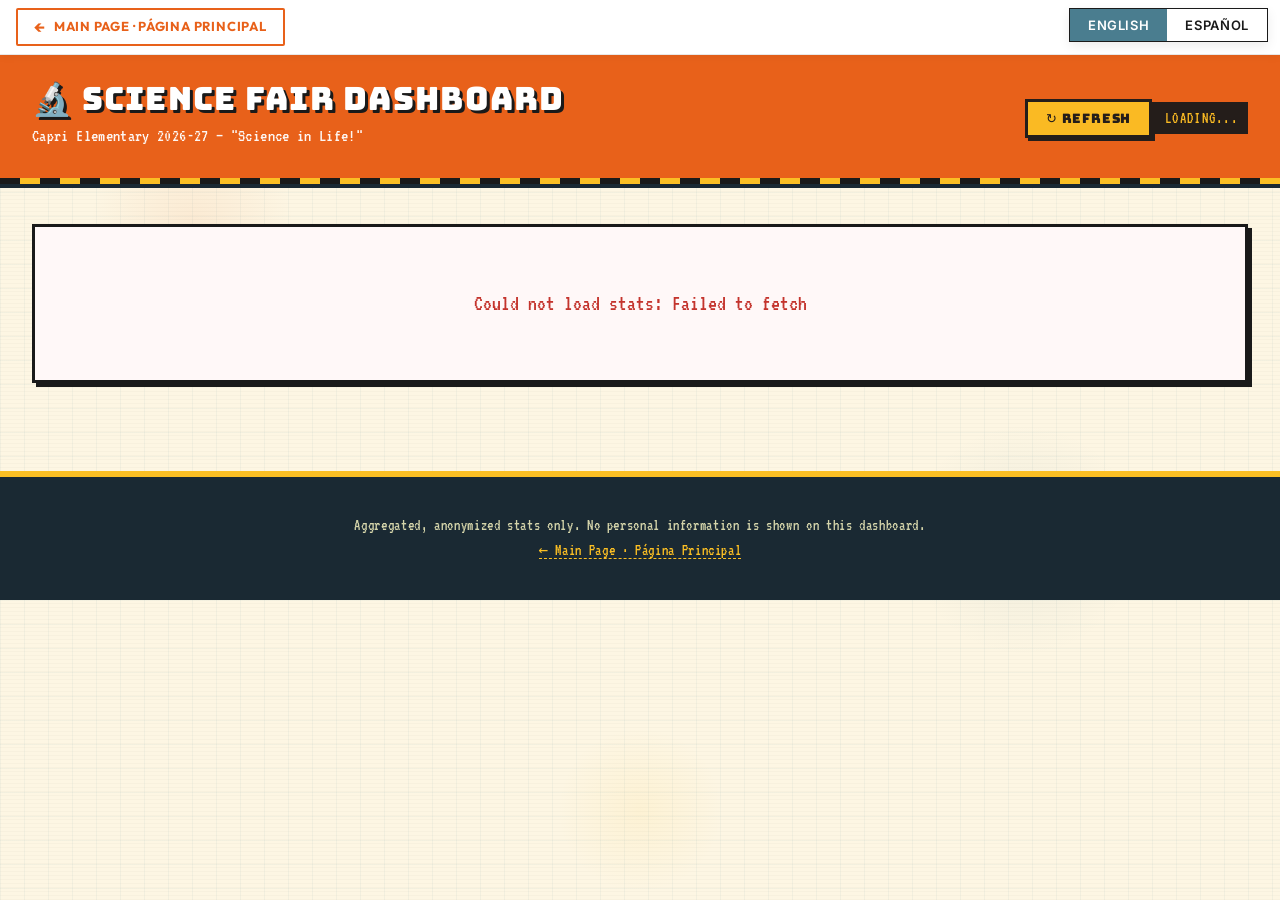
<file: dashboard.html>
<!DOCTYPE html>
<html lang="en">
<head>
    <meta charset="UTF-8">
    <meta name="viewport" content="width=device-width, initial-scale=1.0">
    <title>Science Fair Dashboard — Capri 2026-27</title>
    <meta name="description" content="See how many Capri students have entered the Science Fair so far, by grade and topic. Totals only, no personal information.">
    <meta name="theme-color" content="#e8611a">
    <meta property="og:type" content="website">
    <meta property="og:title" content="Science Fair Dashboard — Capri 2026-27">
    <meta property="og:description" content="See how many Capri students have entered the Science Fair so far, by grade and topic. Totals only, no personal information.">
    <meta property="og:url" content="https://localhostusr.github.io/capri-science-fair-2026-27/dashboard.html">
    <meta property="og:image" content="https://localhostusr.github.io/capri-science-fair-2026-27/og-image.png">
    <meta property="og:image:width" content="1200">
    <meta property="og:image:height" content="630">
    <meta name="twitter:card" content="summary_large_image">
    <link rel="icon" type="image/png" href="logo.png">
    <link rel="manifest" href="manifest.webmanifest">
    <link rel="apple-touch-icon" href="icons/apple-touch-icon.png">
    <link rel="preconnect" href="https://fonts.googleapis.com">
    <link href="https://fonts.googleapis.com/css2?family=Outfit:wght@400;500;600;700;800&family=Inter:wght@400;500;600&family=Bungee&family=Bangers&family=Anton&family=VT323&family=Major+Mono+Display&display=swap" rel="stylesheet">
    <style>
        :root {
            --primary: #e8611a;
            --primary-light: #f27432;
            --primary-dark: #c85210;
            --secondary: #9cc5d4;
            --secondary-dark: #4a7d8f;
            --accent: #fbbf24;
            --magenta: #ff2d9b;
            --green: #10b981;
            --cyan: #06b6d4;
            --bg: #fdf6e3;
            --bg-card: #fffaee;
            --bg-dark: #1a2933;
            --text: #1a1a1a;
            --text-light: #4a4a4a;
            --text-muted: #6a6a6a;
            --border: #1a1a1a;
            --shadow: 4px 4px 0 #1a1a1a;
            --shadow-lg: 6px 6px 0 #1a1a1a;
            --shadow-orange: 4px 4px 0 #c85210;
            --shadow-blue: 4px 4px 0 #4a7d8f;
        }

        * { box-sizing: border-box; margin: 0; padding: 0; }

        body {
            font-family: 'Inter', -apple-system, sans-serif;
            background:
                /* atomic dots pattern */
                radial-gradient(circle at 15% 25%, rgba(232,97,26,0.08) 0%, transparent 8%),
                radial-gradient(circle at 80% 60%, rgba(74,125,143,0.08) 0%, transparent 10%),
                radial-gradient(circle at 50% 90%, rgba(251,191,36,0.08) 0%, transparent 8%),
                /* graph paper grid */
                linear-gradient(rgba(74,125,143,0.06) 1px, transparent 1px),
                linear-gradient(90deg, rgba(74,125,143,0.06) 1px, transparent 1px),
                var(--bg);
            background-size: 100% 100%, 100% 100%, 100% 100%, 24px 24px, 24px 24px;
            color: var(--text);
            line-height: 1.5;
            -webkit-font-smoothing: antialiased;
            min-height: 100vh;
        }

        /* Subtle scanlines overlay for CRT vibe */
        body::before {
            content: '';
            position: fixed;
            top: 0;
            left: 0;
            right: 0;
            bottom: 0;
            background: repeating-linear-gradient(
                0deg,
                rgba(0,0,0,0.02) 0px,
                rgba(0,0,0,0.02) 1px,
                transparent 1px,
                transparent 4px
            );
            pointer-events: none;
            z-index: 1;
        }

        header {
            background: var(--primary);
            color: white;
            padding: 28px 32px;
            border-bottom: 6px solid var(--bg-dark);
            position: relative;
            box-shadow: 0 4px 0 var(--bg-dark);
            z-index: 2;
        }

        /* Decorative diagonal stripes on header */
        header::after {
            content: '';
            position: absolute;
            bottom: -6px;
            left: 0;
            right: 0;
            height: 6px;
            background: repeating-linear-gradient(
                90deg,
                #1a1a1a 0px,
                #1a1a1a 20px,
                var(--accent) 20px,
                var(--accent) 40px
            );
        }

        header .header-inner {
            max-width: 1400px;
            margin: 0 auto;
            display: flex;
            align-items: center;
            justify-content: space-between;
            flex-wrap: wrap;
            gap: 16px;
        }

        header h1 {
            font-family: 'Bungee', 'Bangers', sans-serif;
            font-size: 2rem;
            font-weight: 400;
            text-transform: uppercase;
            letter-spacing: 0.04em;
            text-shadow: 3px 3px 0 #1a1a1a;
            line-height: 1;
        }

        header .subtitle {
            font-family: 'VT323', monospace;
            font-size: 18px;
            opacity: 0.95;
            font-weight: 400;
            margin-top: 8px;
            letter-spacing: 0.02em;
        }

        header .header-meta {
            font-size: 12px;
            text-align: right;
            opacity: 0.95;
        }

        .updated-at {
            font-family: 'VT323', monospace;
            font-weight: 400;
            text-transform: uppercase;
            letter-spacing: 0.08em;
            font-size: 16px;
            background: #1a1a1a;
            padding: 4px 10px;
            display: inline-block;
            color: var(--accent);
        }

        .container {
            max-width: 1400px;
            margin: 0 auto;
            padding: 40px 32px;
            position: relative;
            z-index: 2;
        }

        /* KPI cards — retro readouts */
        .kpi-grid {
            display: grid;
            grid-template-columns: repeat(auto-fit, minmax(180px, 1fr));
            gap: 20px;
            margin-bottom: 40px;
        }

        .kpi {
            background: var(--bg-card);
            padding: 22px 24px;
            border: 3px solid #1a1a1a;
            box-shadow: var(--shadow);
            position: relative;
            transition: transform 0.15s ease, box-shadow 0.15s ease;
        }

        .kpi:hover {
            transform: translate(-2px, -2px);
            box-shadow: 6px 6px 0 #1a1a1a;
        }

        /* Top-left corner tag — like a gauge label */
        .kpi::before {
            content: '';
            position: absolute;
            top: -3px;
            left: -3px;
            width: 12px;
            height: 12px;
            background: var(--primary);
            border: 3px solid #1a1a1a;
        }

        .kpi-label {
            font-family: 'VT323', monospace;
            font-size: 14px;
            font-weight: 400;
            text-transform: uppercase;
            letter-spacing: 0.1em;
            color: var(--text-light);
            margin-bottom: 8px;
            padding-left: 14px;
        }

        .kpi-value {
            font-family: 'Bungee', 'Bangers', sans-serif;
            font-size: 2.6rem;
            font-weight: 400;
            color: var(--text);
            line-height: 1;
            text-shadow: 2px 2px 0 rgba(0,0,0,0.08);
        }

        .kpi-sub {
            font-family: 'VT323', monospace;
            font-size: 14px;
            color: var(--text-muted);
            margin-top: 8px;
            letter-spacing: 0.04em;
        }

        .kpi.kpi-orange::before { background: var(--primary); }
        .kpi.kpi-orange .kpi-value { color: var(--primary); }
        .kpi.kpi-blue::before { background: var(--secondary-dark); }
        .kpi.kpi-blue .kpi-value { color: var(--secondary-dark); }
        .kpi.kpi-magenta::before { background: var(--magenta); }
        .kpi.kpi-magenta .kpi-value { color: var(--magenta); }
        .kpi.kpi-green::before { background: var(--green); }
        .kpi.kpi-green .kpi-value { color: var(--green); }
        .kpi.kpi-amber::before { background: var(--accent); }
        .kpi.kpi-amber .kpi-value { color: #b45309; }

        /* Charts — lab control panel cards */
        .charts-grid {
            display: grid;
            grid-template-columns: repeat(auto-fit, minmax(min(380px, 100%), 1fr));
            gap: 24px;
            margin-bottom: 32px;
        }

        .chart-card {
            background: var(--bg-card);
            padding: 24px 28px 28px;
            border: 3px solid #1a1a1a;
            box-shadow: var(--shadow);
            position: relative;
        }

        /* Tape label on top of each card */
        .chart-card::before {
            content: '';
            position: absolute;
            top: -3px;
            right: 24px;
            width: 60px;
            height: 14px;
            background: var(--accent);
            border: 3px solid #1a1a1a;
            border-top: none;
        }

        .chart-card h2 {
            font-family: 'Bungee', 'Bangers', sans-serif;
            font-size: 1rem;
            font-weight: 400;
            text-transform: uppercase;
            letter-spacing: 0.04em;
            color: var(--text);
            margin-bottom: 6px;
        }

        .chart-card .chart-sub {
            font-family: 'VT323', monospace;
            font-size: 15px;
            color: var(--text-muted);
            margin-bottom: 20px;
            letter-spacing: 0.02em;
        }

        .chart-canvas-wrap {
            position: relative;
            height: 280px;
        }

        .chart-card.wide {
            grid-column: span 2;
        }

        /* Heatmap grid */
        .heatmap-grid {
            display: grid;
            grid-template-columns: repeat(7, 1fr);
            gap: 12px;
        }

        .heatmap-grid.heatmap-categories {
            grid-template-columns: repeat(auto-fit, minmax(140px, 1fr));
        }

        .heatmap-cell {
            border: 3px solid #1a1a1a;
            padding: 16px 12px;
            text-align: center;
            transition: transform 0.15s ease;
            position: relative;
            min-height: 90px;
            display: flex;
            flex-direction: column;
            justify-content: center;
            box-shadow: 3px 3px 0 #1a1a1a;
        }

        .heatmap-cell:hover {
            transform: translate(-2px, -2px);
            box-shadow: 5px 5px 0 #1a1a1a;
        }

        .heatmap-cell-label {
            font-family: 'VT323', monospace;
            font-size: 14px;
            font-weight: 400;
            text-transform: uppercase;
            letter-spacing: 0.06em;
            margin-bottom: 6px;
            line-height: 1.2;
        }

        .heatmap-cell-value {
            font-family: 'Bungee', 'Bangers', sans-serif;
            font-size: 1.6rem;
            font-weight: 400;
            line-height: 1;
        }

        .heatmap-cell-dots {
            font-family: 'VT323', monospace;
            font-size: 1.4rem;
            letter-spacing: 0.15em;
            line-height: 1;
        }

        /* Legend below heatmaps */
        .intensity-legend {
            display: flex;
            flex-wrap: wrap;
            gap: 16px;
            justify-content: center;
            margin-top: 16px;
            padding-top: 16px;
            border-top: 1px dashed var(--border);
            font-family: 'VT323', monospace;
            font-size: 14px;
            color: var(--text-light);
        }

        .intensity-legend span {
            display: inline-flex;
            align-items: center;
            gap: 6px;
        }

        .intensity-legend .dots {
            font-size: 16px;
            letter-spacing: 0.15em;
            color: var(--primary);
        }

        @media (max-width: 900px) {
            .chart-card.wide {
                grid-column: span 1;
            }
            .heatmap-grid {
                grid-template-columns: repeat(4, 1fr);
            }
        }
        /* Phones (and the narrow embed in the main page's Live Stats tab): no sideways overflow */
        @media (max-width: 520px) {
            .container { padding-left: 14px; padding-right: 14px; }
            .chart-card { padding: 18px 14px 20px; }
            .heatmap-grid { grid-template-columns: repeat(3, 1fr); gap: 8px; }
            .heatmap-grid.heatmap-categories { grid-template-columns: repeat(2, 1fr); }
            .heatmap-cell { padding: 12px 6px; }
        }

        /* Friendly nudge banner */
        .nudge-banner {
            background: var(--bg-card);
            border: 3px solid #1a1a1a;
            border-left: 8px solid var(--primary);
            box-shadow: var(--shadow);
            padding: 18px 24px;
            margin-bottom: 28px;
            font-family: 'VT323', monospace;
            font-size: 17px;
            color: var(--text);
            line-height: 1.5;
        }

        .nudge-banner strong {
            font-family: 'Bungee', sans-serif;
            font-size: 14px;
            display: block;
            color: var(--primary);
            text-transform: uppercase;
            letter-spacing: 0.04em;
            margin-bottom: 6px;
        }

        /* Loading & error */
        .loading, .error {
            text-align: center;
            padding: 60px 20px;
            font-family: 'VT323', monospace;
            font-size: 22px;
            color: var(--text-light);
            background: var(--bg-card);
            border: 3px solid #1a1a1a;
            box-shadow: var(--shadow);
        }

        .error {
            color: #c4342d;
            background: #fff8f8;
        }

        /* Footer — like a vintage TV credits roll */
        footer {
            text-align: center;
            padding: 36px 20px;
            font-family: 'VT323', monospace;
            font-size: 16px;
            color: var(--text-muted);
            background: var(--bg-dark);
            color: #d4d4aa;
            margin-top: 48px;
            border-top: 6px solid var(--accent);
            position: relative;
            z-index: 2;
            line-height: 1.6;
            letter-spacing: 0.04em;
        }

        footer a {
            color: var(--accent);
            text-decoration: none;
            border-bottom: 1px dashed var(--accent);
        }

        footer a:hover {
            color: var(--primary-light);
            border-bottom-color: var(--primary-light);
        }

        /* Refresh button — chunky lab control */
        .refresh-btn {
            background: var(--accent);
            color: #1a1a1a;
            border: 3px solid #1a1a1a;
            padding: 8px 18px;
            font-family: 'Bungee', 'Bangers', sans-serif;
            font-size: 13px;
            font-weight: 400;
            text-transform: uppercase;
            letter-spacing: 0.06em;
            cursor: pointer;
            box-shadow: 3px 3px 0 #1a1a1a;
            transition: all 0.1s ease;
        }

        .refresh-btn:hover {
            background: #ffffff;
            transform: translate(-1px, -1px);
            box-shadow: 4px 4px 0 #1a1a1a;
        }

        .refresh-btn:active {
            transform: translate(2px, 2px);
            box-shadow: 1px 1px 0 #1a1a1a;
        }
    </style>
    <link rel="stylesheet" href="home-link.css">
    <script>if (/[?&]embed=1\b/.test(location.search)) document.documentElement.classList.add('embed');</script>
    <style>
        /* Embedded in the main page's Live Stats tab: no page chrome, transparent background */
        html.embed .home-bar, html.embed header, html.embed footer { display: none; }
        html.embed body { background: transparent; min-height: 0; display: flow-root; }   /* flow-root: the last card's margin counts toward the height the main page measures */
        html.embed { overflow: hidden; }   /* the frame is sized to fit, so never show an inner scrollbar */
        html.embed .container { padding-top: 0; padding-bottom: 0; }
        html.embed .lang-toggle { display: none; }   /* the main page's toggle drives the language */
        .lang-toggle { position: fixed; top: 8px; right: 12px; z-index: 100; display: flex; background: #fff; border: 1px solid #1a1a1a; box-shadow: 0 4px 12px rgba(0,0,0,0.08); }
        .lang-btn { padding: 8px 18px; border: none; background: transparent; font-family: 'Inter', sans-serif; font-size: 13px; font-weight: 600; color: #1a1a1a; cursor: pointer; text-transform: uppercase; letter-spacing: 0.05em; }
        .lang-btn.active { background: var(--secondary-dark); color: #fff; }
        .lang-btn:not(.active):hover { background: #eee; }
        @media (max-width: 600px) { .lang-toggle { top: 6px; right: 8px; } .lang-btn { padding: 7px 12px; font-size: 12px; } }
    </style>
</head>
<body>

<!-- Back to main page (shared across pages, see home-link.css) -->
<nav class="home-bar">
    <a href="index.html" class="home-link" aria-label="Back to the main page / Volver a la página principal">
        <span class="home-arrow" aria-hidden="true">←</span>
        <span>Main Page · Página Principal</span>
    </a>
</nav>

<div class="lang-toggle" role="group" aria-label="Language / Idioma">
    <button id="btn-en" class="lang-btn active" aria-pressed="true" lang="en" onclick="dashSetLang('en')">English</button>
    <button id="btn-es" class="lang-btn" aria-pressed="false" lang="es" onclick="dashSetLang('es')">Español</button>
</div>

<header>
    <div class="header-inner">
        <div>
            <h1 data-i18n="title">🔬 Science Fair Dashboard</h1>
            <p class="subtitle" data-i18n="subtitle">Capri Elementary 2026-27 — "Science in Life!"</p>
        </div>
        <div class="header-meta">
            <button class="refresh-btn" onclick="loadStats()" data-i18n="refresh">↻ Refresh</button>
            <div class="updated-at" style="margin-top:8px;" id="updated-at" data-i18n="loadingShort">Loading...</div>
        </div>
    </div>
</header>

<div class="container">
    <div id="dashboard-content">
        <div class="loading" data-i18n="loading">Loading sign-up data...</div>
    </div>
</div>

<footer>
    <span data-i18n="footer">Aggregated, anonymized stats only. No personal information is shown on this dashboard.</span><br>
    <a href="index.html">← Main Page · Página Principal</a>
</footer>

<script>
// ===== English / Spanish (follows the site-wide csf-lang choice) =====
const I18N = {
    en: {
        title: '🔬 Science Fair Dashboard',
        subtitle: 'Capri Elementary 2026-27 — "Science in Life!"',
        refresh: '↻ Refresh',
        loading: 'Loading sign-up data...',
        loadingShort: 'Loading...',
        updated: 'Updated ',
        error: 'Could not load stats: ',
        footer: 'Aggregated, anonymized stats only. No personal information is shown on this dashboard.',
        nudgeTitle: 'Curious where your project could fit in?',
        nudge: 'Every grade and every topic is welcome. The grids below show where the early sign-ups are gathering — but your project could light up any cell. Pick a topic that excites you, and bring your science!',
        byGrade: 'By Grade',
        byGradeSub: 'Cells brighten as more sign-ups arrive in each grade',
        byTopic: 'By Project Topic',
        byTopicSub: 'Cells brighten as more sign-ups arrive in each topic area',
        grade: 'Grade ',
        legend: ['none', 'a few', 'some', 'lots', 'very popular'],
        intensity: ['No sign-ups yet', 'A few sign-ups', 'Some sign-ups', 'Lots of sign-ups', 'Very popular'],
        categories: {
            sports: 'Sports & Movement', food: 'Food & Cooking', nature: 'Nature & Animals', music: 'Music & Sound',
            games: 'Games, Toys & Lego', rides: 'Rides & Motion', space: 'Space & Weather', health: 'Body & Health',
            engineering: 'Building & Engineering', other: 'Other', uncategorized: 'No category'
        }
    },
    es: {
        title: '🔬 Tablero de la Feria de Ciencias',
        subtitle: 'Capri Elementary 2026-27 — "¡La Ciencia en la Vida!"',
        refresh: '↻ Actualizar',
        loading: 'Cargando inscripciones...',
        loadingShort: 'Cargando...',
        updated: 'Actualizado ',
        error: 'No se pudieron cargar las estadísticas: ',
        footer: 'Solo estadísticas totales y anónimas. Este tablero no muestra información personal.',
        nudgeTitle: '¿Dónde podría encajar tu proyecto?',
        nudge: 'Todos los grados y todos los temas son bienvenidos. Las cuadrículas muestran dónde se están juntando las primeras inscripciones, pero tu proyecto puede iluminar cualquier casilla. ¡Elige un tema que te emocione y trae tu ciencia!',
        byGrade: 'Por Grado',
        byGradeSub: 'Las casillas se iluminan a medida que llegan inscripciones en cada grado',
        byTopic: 'Por Tema del Proyecto',
        byTopicSub: 'Las casillas se iluminan a medida que llegan inscripciones en cada tema',
        grade: 'Grado ',
        legend: ['ninguno', 'pocos', 'algunos', 'muchos', 'muy popular'],
        intensity: ['Aún no hay inscripciones', 'Pocas inscripciones', 'Algunas inscripciones', 'Muchas inscripciones', 'Muy popular'],
        categories: {
            sports: 'Deportes y Movimiento', food: 'Comida y Cocina', nature: 'Naturaleza y Animales', music: 'Música y Sonido',
            games: 'Juegos, Juguetes y Lego', rides: 'Atracciones y Movimiento', space: 'Espacio y Clima', health: 'Cuerpo y Salud',
            engineering: 'Construcción e Ingeniería', other: 'Otro', uncategorized: 'Sin categoría'
        }
    }
};
let dashLang = 'en';
let lastStats = null;
let lastError = null;
const T = () => I18N[dashLang];

function dashSetLang(lang, remember) {
    dashLang = lang === 'es' ? 'es' : 'en';
    document.documentElement.lang = dashLang;
    ['en', 'es'].forEach(l => {
        const b = document.getElementById('btn-' + l);
        b.classList.toggle('active', l === dashLang);
        b.setAttribute('aria-pressed', String(l === dashLang));
    });
    document.querySelectorAll('[data-i18n]').forEach(el => { el.textContent = T()[el.dataset.i18n]; });
    if (remember !== false && !document.documentElement.classList.contains('embed')) {
        try { localStorage.setItem('csf-lang', dashLang); } catch (e) {}
    }
    if (lastStats) renderDashboard(lastStats);
    else if (lastError) showError(lastError);
}
(function initLang() {
    let saved = null;
    try { saved = localStorage.getItem('csf-lang'); } catch (e) {}
    const browserEs = (navigator.language || '').toLowerCase().startsWith('es');
    dashLang = (saved === 'es' || (!saved && browserEs)) ? 'es' : 'en';
    document.addEventListener('DOMContentLoaded', () => dashSetLang(dashLang, false));
    // Another tab (or the main page around the embed) switched language
    window.addEventListener('storage', e => { if (e.key === 'csf-lang' && e.newValue && e.newValue !== dashLang) dashSetLang(e.newValue, false); });
})();

const APPS_SCRIPT_URL = 'https://script.google.com/macros/s/AKfycbwRAR60DTotOBdDuemXk3xDd8nd05sr6XYBIvPyojZQS0gYKQaMPZeiz0P3s0vS0y4/exec';

// Visit tracking ping — counts each browser as unique once
(function pingVisit() {
    let sid = localStorage.getItem('csf-sid');
    if (!sid) {
        sid = 'sid-' + Date.now() + '-' + Math.random().toString(36).slice(2, 10);
        localStorage.setItem('csf-sid', sid);
    }
    fetch(APPS_SCRIPT_URL + '?action=visit&vid=' + encodeURIComponent(sid) + '&page=' + (document.documentElement.classList.contains('embed') ? 'dashboard-embed' : 'dashboard'), { mode: 'no-cors' });
})();

const PALETTE = {
    primary: '#e8611a',
    primaryLight: '#f27432',
    secondary: '#9cc5d4',
    secondaryDark: '#6a9aad',
    accent: '#fbbf24',
    magenta: '#ff2d9b',
    green: '#10b981',
    purple: '#8b5cf6',
    cyan: '#06b6d4',
    pink: '#f472b6'
};

const CATEGORY_COLORS = {
    'sports': '#e8611a',
    'food': '#f59e0b',
    'nature': '#10b981',
    'music': '#ec4899',
    'games': '#fbbf24',
    'rides': '#8b5cf6',
    'space': '#3b82f6',
    'health': '#ef4444',
    'engineering': '#6a9aad',
    'other': '#94a3b8',
    'uncategorized': '#cbd5e1'
};

// Normalize category keys — the sheet may have full display text ("food & cooking")
// instead of short keys ("food"). Map them back so the heatmap matches.
// 2026 keys are mapped to their closest 2026-27 category in case any stray old values appear.
const CATEGORY_ALIASES = {
    'sports & movement': 'sports',
    'food & cooking': 'food',
    'nature & animals': 'nature',
    'music & sound': 'music',
    'games, toys & lego': 'games',
    'rides & motion': 'rides',
    'rides & motion (like disneyland!)': 'rides',
    'space & weather': 'space',
    'body & health': 'health',
    'building & engineering': 'engineering',
    'animals': 'nature',
    'animals & nature': 'nature',
    'food & agriculture': 'food',
    'health & body': 'health',
    'engineering & building': 'engineering',
    'clean-water': 'other',
    'clean water': 'other',
    'energy': 'other',
    'sustainability': 'other',
    'sustainability & recycling': 'other'
};

function normalizeCategories(byCategory) {
    const normalized = {};
    Object.keys(byCategory).forEach(key => {
        const lower = key.toLowerCase().trim();
        const mapped = CATEGORY_ALIASES[lower] || lower;
        normalized[mapped] = (normalized[mapped] || 0) + byCategory[key];
    });
    return normalized;
}

async function loadStats() {
    const content = document.getElementById('dashboard-content');
    if (!lastStats) content.innerHTML = '<div class="loading">' + T().loading + '</div>';

    try {
        const response = await fetch(APPS_SCRIPT_URL + '?action=stats');
        if (!response.ok) throw new Error('HTTP ' + response.status);
        const stats = await response.json();
        stats.byCategory = normalizeCategories(stats.byCategory || {});
        lastStats = stats;
        lastError = null;
        renderDashboard(stats);
    } catch (err) {
        console.error(err);
        lastError = err.message;
        if (!lastStats) showError(err.message);
    }
}

function showError(msg) {
    const box = document.createElement('div');
    box.className = 'error';
    box.textContent = T().error + msg;
    document.getElementById('dashboard-content').replaceChildren(box);
}

// Always-visible baseline lists — every grade and category shows even with 0 entries
const ALL_GRADES = ['K', '1', '2', '3', '4', '5', '6'];
const ALL_CATEGORIES = ['sports', 'food', 'nature', 'music', 'games', 'rides', 'space', 'health', 'engineering', 'other'];

function renderDashboard(stats) {
    const updatedAt = stats.updatedAt ? new Date(stats.updatedAt) : new Date();
    document.getElementById('updated-at').textContent = T().updated + updatedAt.toLocaleTimeString(dashLang === 'es' ? 'es-US' : 'en-US', {hour: '2-digit', minute: '2-digit'});

    const t = T();
    const legendHtml = '<div class="intensity-legend">' + INTENSITY_DOTS.map((d, b) =>
        `<span><span class="dots"${b === 0 ? ' style="color:#cbd5e1;"' : ''}>${d}</span> ${t.legend[b]}</span>`).join('') + '</div>';
    const content = document.getElementById('dashboard-content');
    content.innerHTML = `
        <div class="nudge-banner">
            <strong>${t.nudgeTitle}</strong>
            ${t.nudge}
        </div>

        <div class="charts-grid">
            <div class="chart-card wide">
                <h2>${t.byGrade}</h2>
                <p class="chart-sub">${t.byGradeSub}</p>
                <div class="heatmap-grid" id="grade-heatmap"></div>
                ${legendHtml}
            </div>

            <div class="chart-card wide">
                <h2>${t.byTopic}</h2>
                <p class="chart-sub">${t.byTopicSub}</p>
                <div class="heatmap-grid heatmap-categories" id="category-heatmap"></div>
                ${legendHtml}
            </div>
        </div>
    `;

    renderHeatmaps(stats);
}

// Convert a count into a relative intensity bucket (0-4) compared to the max
// This avoids exposing exact numbers while still showing where activity is concentrated.
function intensityBucket(count, max) {
    if (count === 0 || max === 0) return 0;
    const ratio = count / max;
    if (ratio >= 0.85) return 4;  // strong
    if (ratio >= 0.55) return 3;  // medium
    if (ratio >= 0.30) return 2;  // light
    return 1;                     // faint
}

const INTENSITY_DOTS   = ['○○○○', '●○○○', '●●○○', '●●●○', '●●●●'];

function renderHeatmaps(stats) {
    // === Grade Heatmap ===
    const gradeContainer = document.getElementById('grade-heatmap');
    const maxGrade = Math.max(1, ...ALL_GRADES.map(g => stats.byGrade[g] || 0));
    gradeContainer.innerHTML = ALL_GRADES.map(g => {
        const count = stats.byGrade[g] || 0;
        const bucket = intensityBucket(count, maxGrade);
        const intensity = bucket === 0 ? 0 : (0.25 + (bucket / 4) * 0.75);
        const bg = bucket === 0
            ? 'background: #f1f5f9; color: #94a3b8; border-color: #e2e8f0;'
            : `background: rgba(232,97,26,${intensity}); color: ${intensity > 0.55 ? '#fff' : '#1a1a1a'}; border-color: rgba(232,97,26,${Math.min(1, intensity + 0.2)});`;
        return `
            <div class="heatmap-cell" style="${bg}" title="${T().intensity[bucket]}">
                <div class="heatmap-cell-label">${g === 'K' ? 'K' : T().grade + g}</div>
                <div class="heatmap-cell-dots">${INTENSITY_DOTS[bucket]}</div>
            </div>
        `;
    }).join('');

    // === Category Heatmap ===
    const catContainer = document.getElementById('category-heatmap');
    const maxCat = Math.max(1, ...ALL_CATEGORIES.map(c => stats.byCategory[c] || 0));
    catContainer.innerHTML = ALL_CATEGORIES.map(c => {
        const count = stats.byCategory[c] || 0;
        const bucket = intensityBucket(count, maxCat);
        const baseColor = CATEGORY_COLORS[c] || '#94a3b8';
        const intensity = bucket === 0 ? 0 : (0.3 + (bucket / 4) * 0.7);
        const bg = bucket === 0
            ? 'background: #f1f5f9; color: #94a3b8; border-color: #e2e8f0;'
            : `background: ${hexToRgba(baseColor, intensity)}; color: ${intensity > 0.55 ? '#fff' : '#1a1a1a'}; border-color: ${baseColor};`;
        return `
            <div class="heatmap-cell" style="${bg}" title="${T().intensity[bucket]}">
                <div class="heatmap-cell-label">${T().categories[c] || c}</div>
                <div class="heatmap-cell-dots">${INTENSITY_DOTS[bucket]}</div>
            </div>
        `;
    }).join('');
}

function hexToRgba(hex, alpha) {
    const r = parseInt(hex.slice(1, 3), 16);
    const g = parseInt(hex.slice(3, 5), 16);
    const b = parseInt(hex.slice(5, 7), 16);
    return `rgba(${r},${g},${b},${alpha})`;
}


loadStats();
// Auto-refresh every 60 seconds
setInterval(loadStats, 60000);
</script>

</body>
</html>
</file>
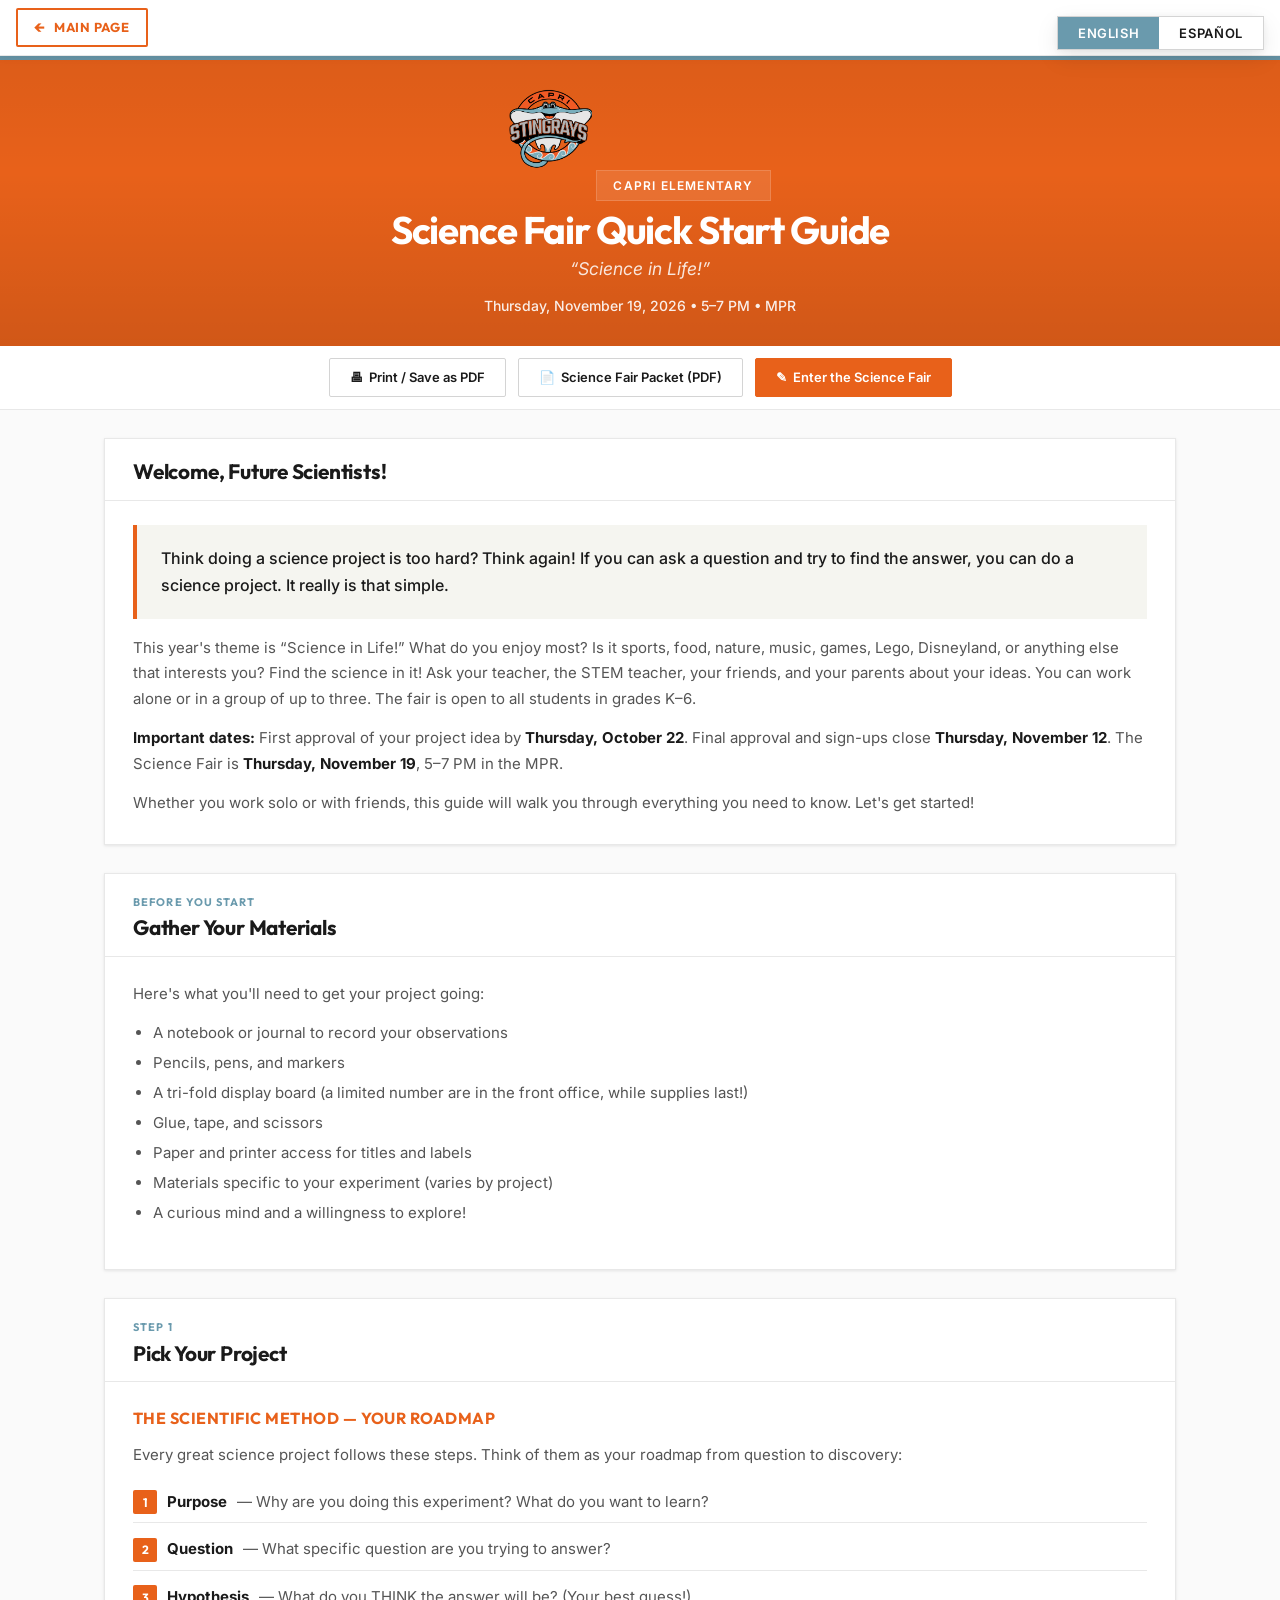
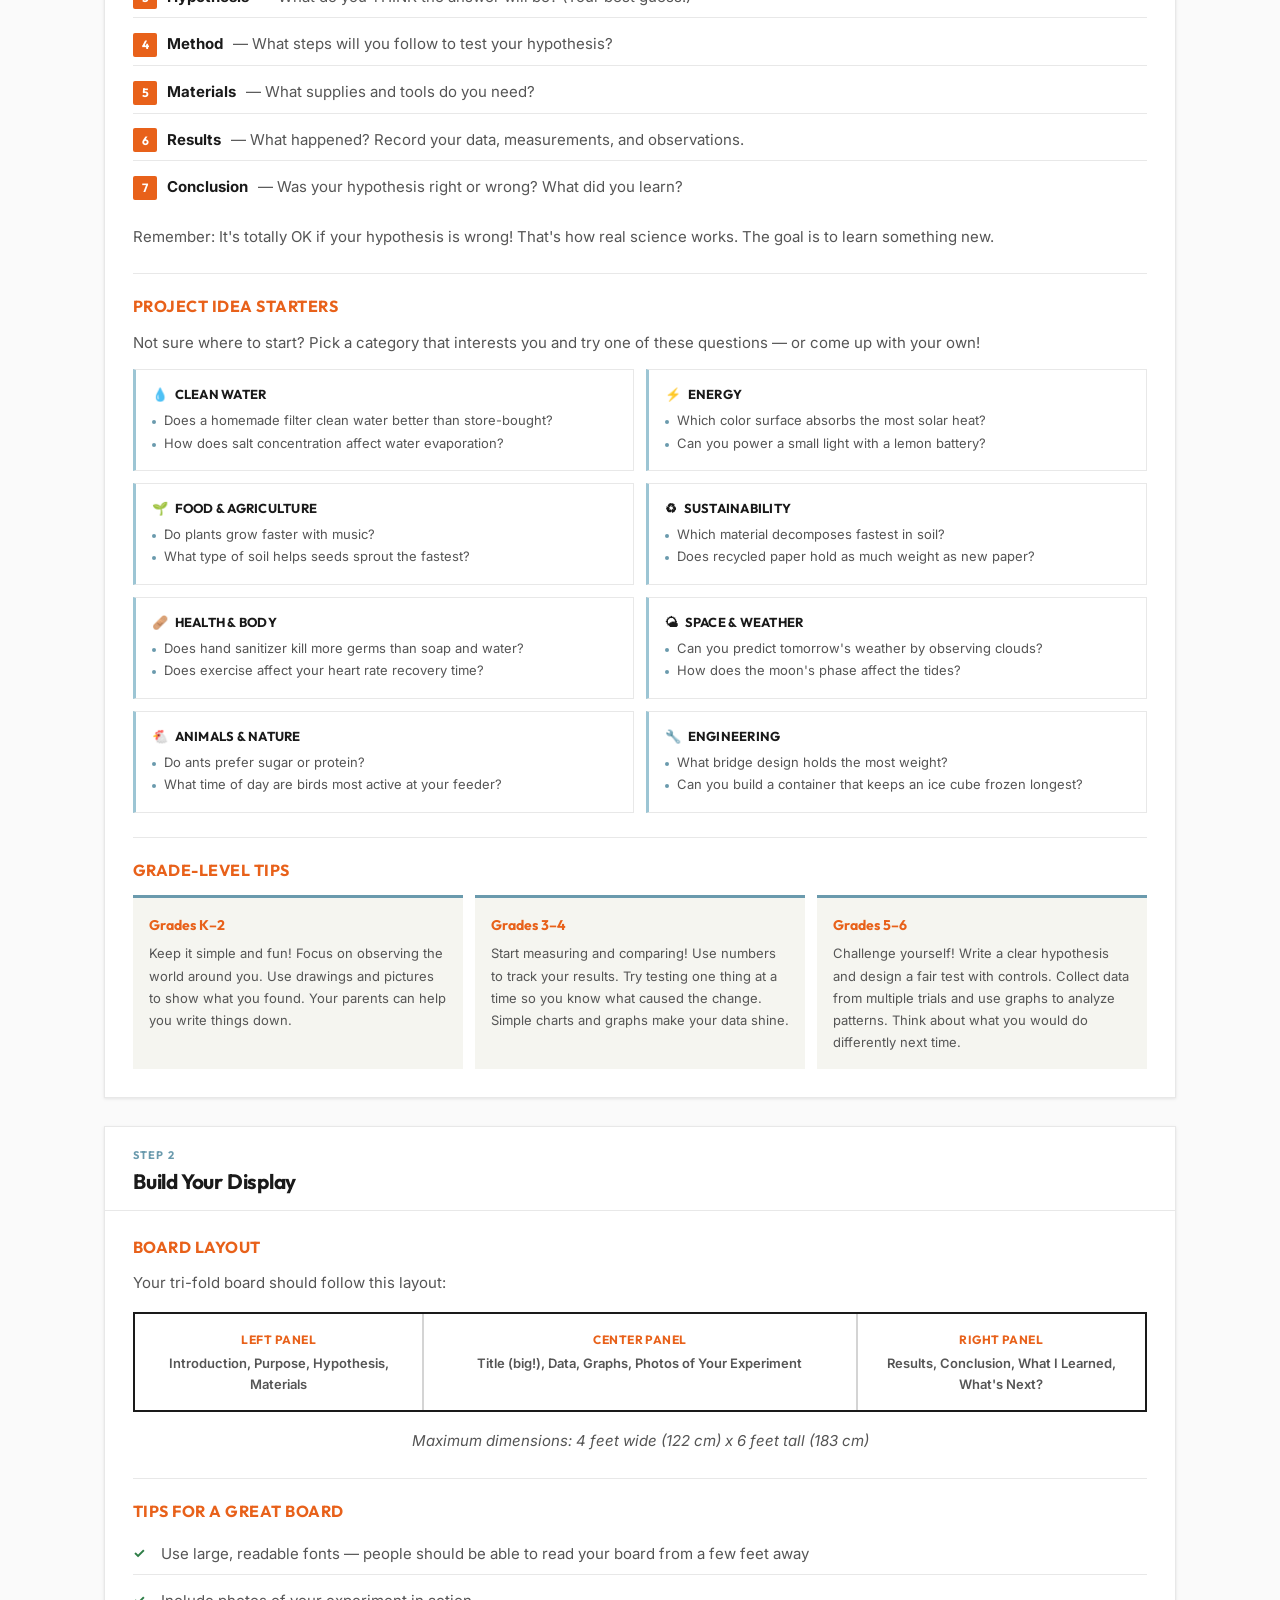
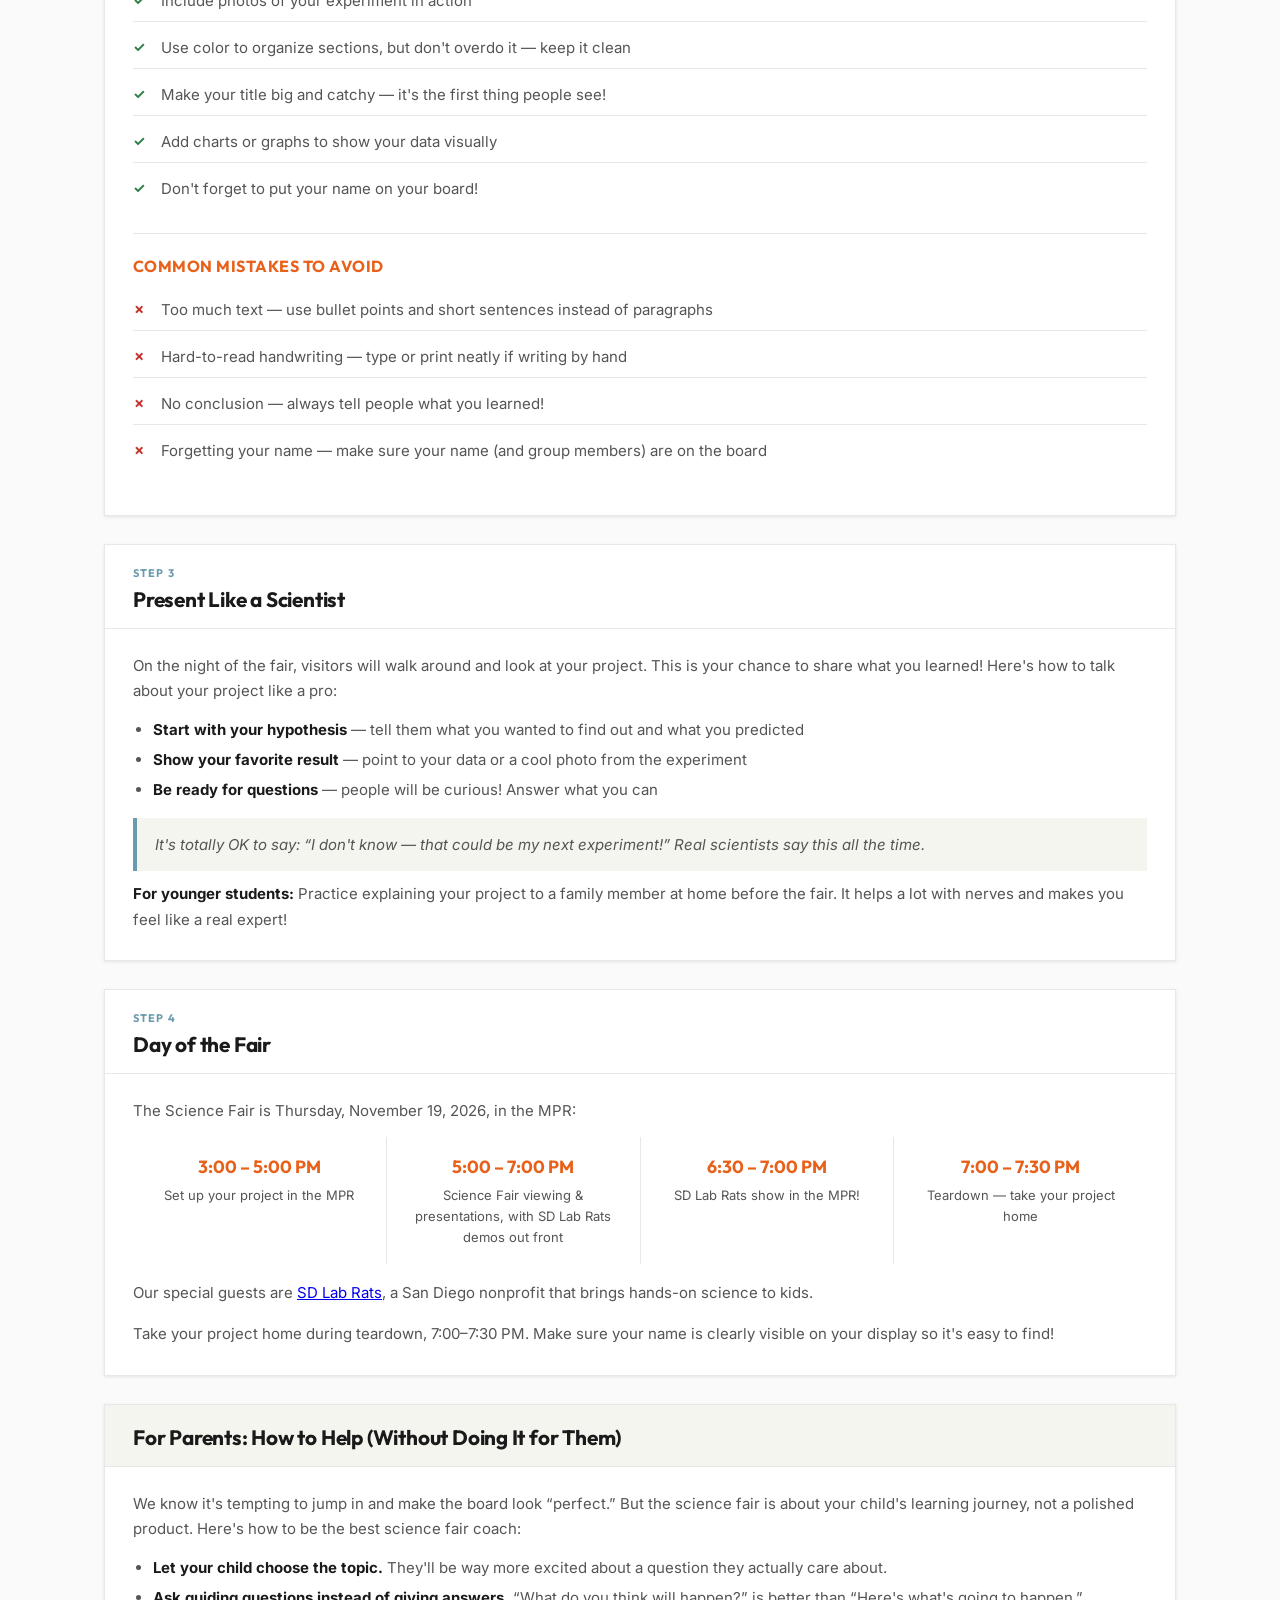
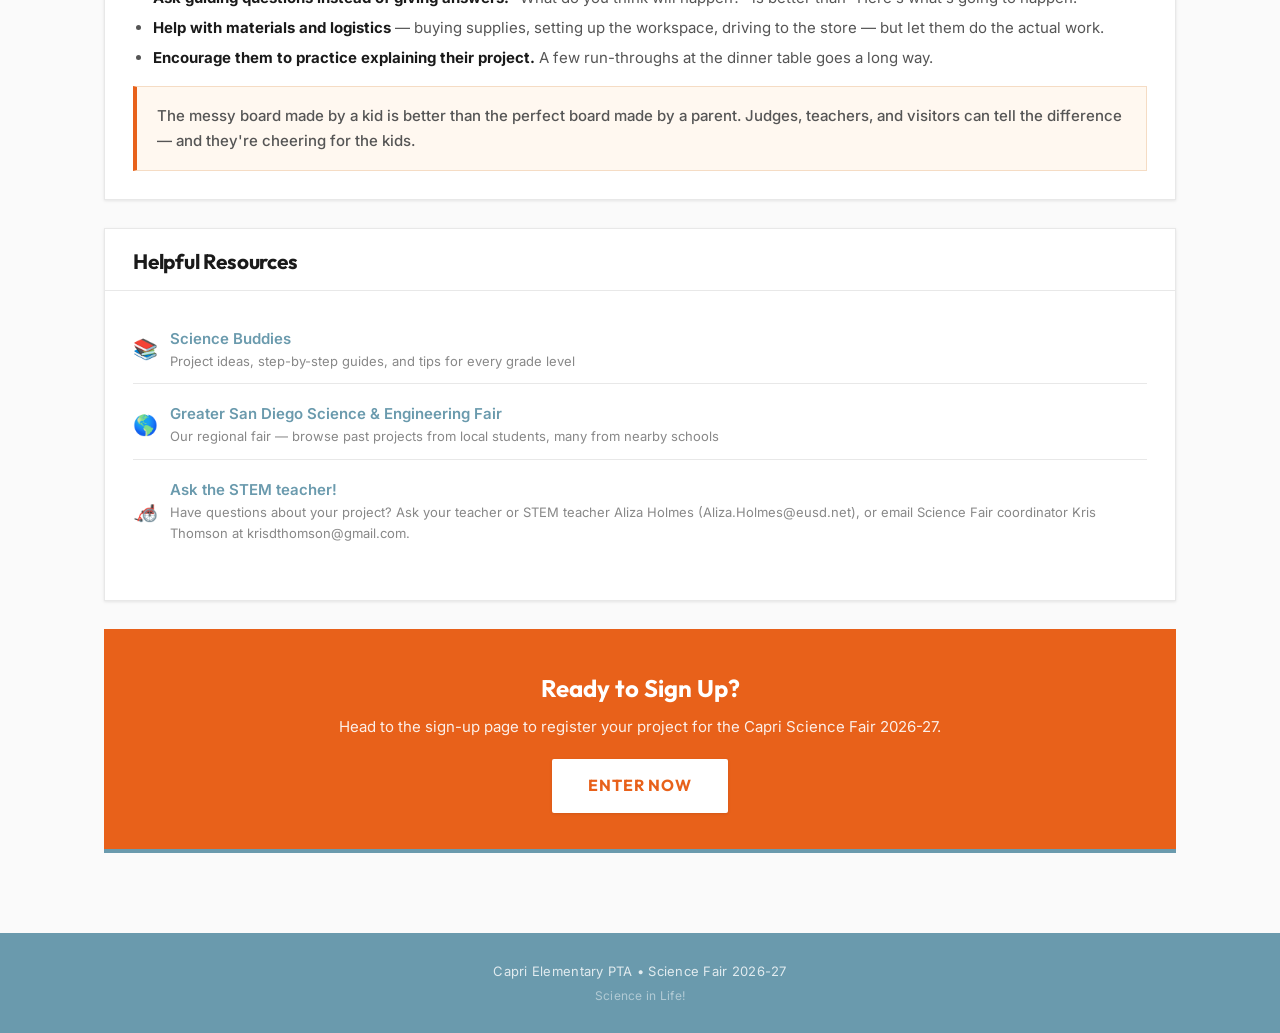
<file: guide.html>
<!DOCTYPE html>
<html lang="en">
<head>
    <meta charset="UTF-8">
    <meta name="viewport" content="width=device-width, initial-scale=1.0">
    <title>Science Fair Quick Start Guide — Capri Elementary 2026-27</title>
    <meta name="description" content="How to plan, build, and present a project for the Capri Science Fair, Thursday, November 19, 5–7 PM in the MPR.">
    <meta name="theme-color" content="#e8611a">
    <meta property="og:type" content="website">
    <meta property="og:title" content="Science Fair Quick Start Guide — Capri 2026-27">
    <meta property="og:description" content="Project ideas, board tips, and the timeline for the Capri Science Fair on November 19.">
    <meta property="og:url" content="https://localhostusr.github.io/capri-science-fair-2026-27/guide.html">
    <meta property="og:image" content="https://localhostusr.github.io/capri-science-fair-2026-27/og-image.png">
    <meta property="og:image:width" content="1200">
    <meta property="og:image:height" content="630">
    <meta name="twitter:card" content="summary_large_image">
    <link rel="icon" type="image/png" href="logo.png">
    <link rel="manifest" href="manifest.webmanifest">
    <link rel="apple-touch-icon" href="icons/apple-touch-icon.png">
    <link rel="preconnect" href="https://fonts.googleapis.com">
    <link href="https://fonts.googleapis.com/css2?family=Outfit:wght@400;500;600;700&family=Inter:wght@400;500;600&display=swap" rel="stylesheet">
    <style>
        /* ===== Reset & Variables (matching main site) ===== */
        *, *::before, *::after { box-sizing: border-box; margin: 0; padding: 0; }

        :root {
            --primary: #e8611a;
            --primary-light: #f27432;
            --primary-dark: #c85210;
            --secondary: #9cc5d4;
            --secondary-light: #b5d6e1;
            --secondary-dark: #6a9aad;
            --grey: #8c8c8c;
            --accent: #f5f5f0;
            --bg: #fafafa;
            --bg-white: #ffffff;
            --text: #1a1a1a;
            --text-light: #555555;
            --text-muted: #888888;
            --border: #d4d4d4;
            --border-light: #e8e8e8;
            --error: #c4342d;
            --success: #2d7d46;
            --radius: 2px;
            --shadow: 0 1px 2px rgba(0,0,0,0.04), 0 1px 4px rgba(0,0,0,0.06);
            --shadow-lg: 0 2px 8px rgba(0,0,0,0.06), 0 8px 24px rgba(0,0,0,0.08);
        }

        html { scroll-behavior: smooth; }

        body {
            font-family: 'Inter', -apple-system, BlinkMacSystemFont, 'Segoe UI', sans-serif;
            background: var(--bg);
            color: var(--text);
            line-height: 1.6;
            -webkit-font-smoothing: antialiased;
        }

        /* ===== Language Toggle ===== */
        .lang-toggle {
            position: fixed;
            top: 16px;
            right: 16px;
            z-index: 100;
            display: flex;
            background: var(--bg-white);
            box-shadow: var(--shadow-lg);
            overflow: hidden;
            border: 1px solid var(--border);
        }

        .lang-btn {
            padding: 8px 20px;
            border: none;
            background: transparent;
            font-family: 'Inter', sans-serif;
            font-size: 13px;
            font-weight: 600;
            color: var(--text);
            cursor: pointer;
            transition: all 0.15s ease;
            text-transform: uppercase;
            letter-spacing: 0.05em;
        }

        .lang-btn.active {
            background: var(--secondary-dark);
            color: white;
        }

        .lang-btn:not(.active):hover {
            background: var(--border-light);
        }

        /* ===== Hero ===== */
        .hero {
            background: var(--primary);
            color: white;
            padding: 32px 20px 28px;
            text-align: center;
            position: relative;
            overflow: hidden;
        }

        .hero::before {
            content: '';
            position: absolute;
            top: 0; left: 0; right: 0;
            height: 4px;
            background: var(--secondary-dark);
        }

        .hero::after {
            content: '';
            position: absolute;
            top: 0; left: 0; right: 0; bottom: 0;
            background: linear-gradient(180deg, rgba(0,0,0,0.05) 0%, transparent 40%, rgba(0,0,0,0.1) 100%);
            pointer-events: none;
        }

        .hero-content {
            position: relative;
            z-index: 1;
            max-width: 800px;
            margin: 0 auto;
        }

        .hero-logo {
            height: 90px;
            width: auto;
            margin-bottom: 12px;
        }

        .hero-badge {
            display: inline-block;
            background: rgba(255,255,255,0.1);
            padding: 5px 16px;
            font-size: 12px;
            font-weight: 600;
            letter-spacing: 0.1em;
            text-transform: uppercase;
            margin-bottom: 8px;
            border: 1px solid rgba(255,255,255,0.15);
        }

        .hero h1 {
            font-family: 'Outfit', sans-serif;
            font-size: clamp(1.6rem, 5vw, 2.4rem);
            font-weight: 700;
            margin-bottom: 4px;
            letter-spacing: -0.03em;
            line-height: 1.1;
        }

        .hero .theme {
            font-size: clamp(0.9rem, 2.5vw, 1.1rem);
            font-style: italic;
            opacity: 0.85;
            margin-bottom: 12px;
        }

        .hero .event-date {
            font-size: 14px;
            font-weight: 500;
            opacity: 0.9;
        }

        /* ===== Toolbar ===== */
        .toolbar {
            background: var(--bg-white);
            border-bottom: 1px solid var(--border-light);
            padding: 12px 20px;
            display: flex;
            justify-content: center;
            gap: 12px;
            flex-wrap: wrap;
        }

        .toolbar-btn {
            display: inline-flex;
            align-items: center;
            gap: 6px;
            padding: 8px 20px;
            font-family: 'Inter', sans-serif;
            font-size: 13px;
            font-weight: 600;
            border: 1px solid var(--border);
            background: var(--bg-white);
            color: var(--text);
            cursor: pointer;
            transition: all 0.15s ease;
            text-decoration: none;
            border-radius: var(--radius);
        }

        .toolbar-btn:hover {
            border-color: var(--primary);
            color: var(--primary);
            background: #fff8f0;
        }

        .toolbar-btn.primary-btn {
            background: var(--primary);
            color: white;
            border-color: var(--primary);
        }

        .toolbar-btn.primary-btn:hover {
            background: var(--primary-dark);
        }

        /* ===== Main Content ===== */
        .guide-container {
            max-width: 1120px;       /* was 820px; wider boxes = less scrolling */
            margin: 0 auto;
            padding: 0 24px 80px;
        }

        /* ===== Sections ===== */
        .guide-section {
            background: var(--bg-white);
            border: 1px solid var(--border-light);
            margin-top: 28px;
            box-shadow: var(--shadow);
        }

        .section-header {
            padding: 20px 28px 16px;
            border-bottom: 1px solid var(--border-light);
        }

        .section-number {
            font-family: 'Outfit', sans-serif;
            font-size: 11px;
            font-weight: 700;
            text-transform: uppercase;
            letter-spacing: 0.1em;
            color: var(--secondary-dark);
            margin-bottom: 4px;
        }

        .section-header h2 {
            font-family: 'Outfit', sans-serif;
            font-size: 1.3rem;
            font-weight: 700;
            color: var(--text);
            letter-spacing: -0.01em;
            line-height: 1.2;
        }

        .section-body {
            padding: 24px 28px 28px;
        }

        .section-body p {
            margin-bottom: 14px;
            font-size: 15px;
            line-height: 1.7;
            color: var(--text-light);
        }

        .section-body p:last-child { margin-bottom: 0; }

        .section-body ul, .section-body ol {
            margin: 0 0 16px 20px;
            font-size: 15px;
            color: var(--text-light);
        }

        .section-body li {
            margin-bottom: 6px;
            line-height: 1.6;
        }

        .section-body strong {
            color: var(--text);
        }

        /* ===== Welcome Intro ===== */
        .welcome-box {
            background: var(--accent);
            border-left: 4px solid var(--primary);
            padding: 20px 24px;
            margin-bottom: 16px;
        }

        .welcome-box p {
            font-size: 16px;
            color: var(--text);
            font-weight: 500;
            margin-bottom: 0;
        }

        /* ===== Sub-sections ===== */
        .subsection {
            margin-top: 24px;
            padding-top: 20px;
            border-top: 1px solid var(--border-light);
        }

        .subsection:first-child {
            margin-top: 0;
            padding-top: 0;
            border-top: none;
        }

        .subsection h3 {
            font-family: 'Outfit', sans-serif;
            font-size: 1rem;
            font-weight: 700;
            color: var(--primary);
            margin-bottom: 10px;
            text-transform: uppercase;
            letter-spacing: 0.03em;
        }

        /* ===== Scientific Method List ===== */
        .method-list {
            list-style: none;
            margin-left: 0 !important;
            counter-reset: method;
        }

        .method-list li {
            counter-increment: method;
            padding: 8px 0 8px 0;
            border-bottom: 1px solid var(--border-light);
            display: flex;
            align-items: baseline;
            gap: 10px;
        }

        .method-list li:last-child { border-bottom: none; }

        .method-list li::before {
            content: counter(method);
            display: inline-flex;
            align-items: center;
            justify-content: center;
            width: 24px;
            height: 24px;
            background: var(--primary);
            color: white;
            font-family: 'Outfit', sans-serif;
            font-size: 12px;
            font-weight: 700;
            flex-shrink: 0;
            border-radius: var(--radius);
        }

        /* ===== Project Idea Cards ===== */
        .idea-grid {
            display: grid;
            grid-template-columns: 1fr 1fr;
            gap: 12px;
            margin-top: 12px;
        }

        .idea-card {
            border: 1px solid var(--border-light);
            padding: 14px 16px;
            border-left: 3px solid var(--secondary);
            transition: border-left-color 0.15s ease;
        }

        .idea-card:hover {
            border-left-color: var(--primary);
        }

        .idea-card h4 {
            font-family: 'Outfit', sans-serif;
            font-size: 13px;
            font-weight: 700;
            color: var(--text);
            margin-bottom: 6px;
            text-transform: uppercase;
            letter-spacing: 0.02em;
        }

        .idea-card .idea-icon {
            margin-right: 4px;
        }

        .idea-card ul {
            list-style: none;
            margin: 0 !important;
            padding: 0;
        }

        .idea-card li {
            font-size: 13px;
            color: var(--text-light);
            margin-bottom: 3px;
            padding-left: 12px;
            position: relative;
            line-height: 1.5;
        }

        .idea-card li::before {
            content: '';
            position: absolute;
            left: 0;
            top: 9px;
            width: 4px;
            height: 4px;
            background: var(--secondary-dark);
            border-radius: 50%;
        }

        /* ===== Grade Level Tips ===== */
        .grade-tips {
            display: grid;
            grid-template-columns: 1fr 1fr 1fr;
            gap: 12px;
            margin-top: 12px;
        }

        .grade-tip {
            background: var(--accent);
            padding: 16px;
            border-top: 3px solid var(--secondary-dark);
        }

        .grade-tip h4 {
            font-family: 'Outfit', sans-serif;
            font-size: 14px;
            font-weight: 700;
            color: var(--primary);
            margin-bottom: 6px;
        }

        .grade-tip p {
            font-size: 13px;
            margin-bottom: 0;
        }

        /* ===== Board Layout ===== */
        .board-diagram {
            display: grid;
            grid-template-columns: 1fr 1.5fr 1fr;
            gap: 2px;
            margin: 16px 0;
            background: var(--border);
            border: 2px solid var(--text);
        }

        .board-panel {
            background: var(--bg-white);
            padding: 16px 12px;
            text-align: center;
            font-size: 13px;
            font-weight: 600;
            color: var(--text-light);
        }

        .board-panel strong {
            display: block;
            font-family: 'Outfit', sans-serif;
            color: var(--primary);
            margin-bottom: 4px;
            font-size: 12px;
            text-transform: uppercase;
            letter-spacing: 0.04em;
        }

        .board-dimensions {
            text-align: center;
            font-size: 12px;
            color: var(--text-muted);
            margin-top: 8px;
            font-style: italic;
        }

        /* ===== Tips / Mistakes Cards ===== */
        .tip-list {
            list-style: none;
            margin-left: 0 !important;
        }

        .tip-list li {
            padding: 8px 0 8px 28px;
            position: relative;
            border-bottom: 1px solid var(--border-light);
        }

        .tip-list li:last-child { border-bottom: none; }

        .tip-list li::before {
            position: absolute;
            left: 0;
            top: 8px;
            font-size: 14px;
        }

        .tip-list.do li::before { content: '\2713'; color: var(--success); font-weight: 700; }
        .tip-list.dont li::before { content: '\2717'; color: var(--error); font-weight: 700; }

        /* ===== Presentation Tips ===== */
        .talk-bubble {
            background: var(--accent);
            border-left: 4px solid var(--secondary-dark);
            padding: 14px 18px;
            margin: 10px 0;
            font-size: 14px;
            font-style: italic;
            color: var(--text-light);
        }

        /* ===== Schedule Strip ===== */
        .schedule-strip {
            display: grid;
            grid-template-columns: repeat(auto-fit, minmax(200px, 1fr));
            gap: 1px;
            background: var(--border-light);
            margin-top: 12px;
        }

        .schedule-item {
            background: var(--bg-white);
            padding: 16px;
            text-align: center;
        }

        .schedule-item .time-label {
            font-family: 'Outfit', sans-serif;
            font-size: 1.1rem;
            font-weight: 700;
            color: var(--primary);
            margin-bottom: 4px;
        }

        .schedule-item .time-desc {
            font-size: 13px;
            color: var(--text-light);
        }

        /* ===== Parent Section Accent ===== */
        .parent-section .section-header {
            background: var(--accent);
        }

        .parent-callout {
            background: #fff8f0;
            border: 1px solid #f5dcc4;
            border-left: 4px solid var(--primary);
            padding: 16px 20px;
            margin-top: 16px;
            font-size: 14px;
            font-weight: 500;
            color: var(--text);
        }

        /* ===== Resources ===== */
        .resource-list {
            list-style: none;
            margin-left: 0 !important;
        }

        .resource-list li {
            padding: 12px 0;
            border-bottom: 1px solid var(--border-light);
            display: flex;
            align-items: center;
            gap: 12px;
        }

        .resource-list li:last-child { border-bottom: none; }

        .resource-icon {
            font-size: 20px;
            flex-shrink: 0;
        }

        .resource-list a {
            color: var(--secondary-dark);
            font-weight: 600;
            text-decoration: none;
            transition: color 0.15s ease;
        }

        .resource-list a:hover {
            color: var(--primary);
            text-decoration: underline;
        }

        .resource-desc {
            display: block;
            font-size: 13px;
            color: var(--text-muted);
            font-weight: 400;
        }

        /* ===== CTA Section ===== */
        .cta-section {
            background: var(--primary);
            color: white;
            text-align: center;
            padding: 40px 24px;
            margin-top: 28px;
            position: relative;
        }

        .cta-section::before {
            content: '';
            position: absolute;
            bottom: 0; left: 0; right: 0;
            height: 4px;
            background: var(--secondary-dark);
        }

        .cta-section h2 {
            font-family: 'Outfit', sans-serif;
            font-size: 1.5rem;
            font-weight: 700;
            margin-bottom: 8px;
        }

        .cta-section p {
            font-size: 15px;
            opacity: 0.9;
            margin-bottom: 20px;
        }

        .cta-btn {
            display: inline-block;
            padding: 14px 36px;
            background: white;
            color: var(--primary);
            font-family: 'Outfit', sans-serif;
            font-size: 1rem;
            font-weight: 700;
            text-decoration: none;
            text-transform: uppercase;
            letter-spacing: 0.06em;
            border-radius: var(--radius);
            transition: all 0.15s ease;
            box-shadow: var(--shadow);
        }

        .cta-btn:hover {
            background: var(--accent);
            box-shadow: var(--shadow-lg);
            transform: translateY(-1px);
        }

        /* ===== Footer ===== */
        footer {
            background: var(--secondary-dark);
            color: rgba(255,255,255,0.8);
            text-align: center;
            padding: 28px 20px;
            font-size: 13px;
            letter-spacing: 0.02em;
        }

        footer p + p {
            margin-top: 4px;
            font-size: 12px;
            opacity: 0.6;
        }

        /* ===== Responsive ===== */
        @media (max-width: 700px) {
            .idea-grid { grid-template-columns: 1fr; }
            .grade-tips { grid-template-columns: 1fr; }
            .board-diagram { grid-template-columns: 1fr; }
            .section-header { padding: 16px 20px 12px; }
            .section-body { padding: 20px; }
            .hero { padding: 24px 16px 20px; }
            .hero-logo { height: 70px; }
            .guide-container { padding: 0 12px 60px; }
            .lang-toggle { top: 10px; right: 10px; }
            .lang-btn { padding: 6px 14px; font-size: 12px; }
        }

        /* ===== Print Styles ===== */
        @media print {
            .lang-toggle, .toolbar, .cta-section { display: none !important; }

            body { background: white; font-size: 11pt; }
            .hero { background: white !important; color: black !important; padding: 16px 0; border-bottom: 2px solid #e8611a; }
            .hero::before, .hero::after { display: none; }
            .hero-badge { border-color: #ccc; color: #333; }
            .hero h1 { color: black; font-size: 20pt; }
            .hero .theme { color: #555; }
            .hero .event-date { color: #333; }

            .guide-container { max-width: 100%; padding: 0; }
            .guide-section { box-shadow: none; border: 1px solid #ddd; margin-top: 16px; break-inside: avoid; }
            .section-header h2 { font-size: 13pt; }
            .section-body { padding: 12px 16px 16px; }
            .section-body p { font-size: 10pt; }

            .idea-grid { grid-template-columns: 1fr 1fr; }
            .idea-card { border: 1px solid #ddd; }
            .grade-tips { grid-template-columns: 1fr 1fr 1fr; }
            .board-diagram { break-inside: avoid; }

            footer { background: white !important; color: #888 !important; border-top: 1px solid #ddd; padding: 12px 0; }

            a { color: inherit; text-decoration: none; }
            a[href]::after { content: none; }
        }
    </style>
    <link rel="stylesheet" href="home-link.css">
</head>
<body>

<!-- Back to main page (shared across pages, see home-link.css) -->
<nav class="home-bar">
    <a href="index.html" class="home-link" aria-label="Back to the main page / Volver a la página principal">
        <span class="home-arrow" aria-hidden="true">←</span>
        <span data-en="Main Page" data-es="Página Principal">Main Page</span>
    </a>
</nav>

<!-- Language Toggle -->
<div class="lang-toggle" role="group" aria-label="Language / Idioma">
    <button id="btn-en" class="lang-btn active" aria-pressed="true" lang="en" onclick="setLang('en')">English</button>
    <button id="btn-es" class="lang-btn" aria-pressed="false" lang="es" onclick="setLang('es')">Español</button>
</div>

<!-- Hero -->
<header class="hero">
    <div class="hero-content">
        <img src="logo.png" alt="Capri Elementary Stingrays" class="hero-logo">
        <div class="hero-badge">
            <span data-en="Capri Elementary" data-es="Escuela Primaria Capri">Capri Elementary</span>
        </div>
        <h1 data-en="Science Fair Quick Start Guide" data-es="Guía Rápida de la Feria de Ciencias">Science Fair Quick Start Guide</h1>
        <p class="theme" data-en="&ldquo;Science in Life!&rdquo;" data-es="&ldquo;&iexcl;La Ciencia en la Vida!&rdquo;">&ldquo;Science in Life!&rdquo;</p>
        <p class="event-date" data-en="Thursday, November 19, 2026 &bull; 5&ndash;7 PM &bull; MPR" data-es="Jueves, 19 de noviembre de 2026 &bull; 5&ndash;7 PM &bull; MPR">Thursday, November 19, 2026 &bull; 5&ndash;7 PM &bull; MPR</p>
    </div>
</header>

<!-- Toolbar -->
<div class="toolbar">
    <button class="toolbar-btn" onclick="window.print()">
        <span>&#128438;</span>
        <span data-en="Print / Save as PDF" data-es="Imprimir / Guardar como PDF">Print / Save as PDF</span>
    </button>
    <a href="packet/Capri-Science-Fair-Packet-2026-27-EN.pdf" data-en-href="packet/Capri-Science-Fair-Packet-2026-27-EN.pdf" data-es-href="packet/Capri-Science-Fair-Packet-2026-27-ES.pdf" target="_blank" rel="noopener" class="toolbar-btn">
        <span>&#128196;</span>
        <span data-en="Science Fair Packet (PDF)" data-es="Paquete de la Feria (PDF)">Science Fair Packet (PDF)</span>
    </a>
    <a href="index.html" class="toolbar-btn primary-btn">
        <span>&#9998;</span>
        <span data-en="Enter the Science Fair" data-es="Participa en la Feria de Ciencias">Enter the Science Fair</span>
    </a>
</div>

<!-- Guide Content -->
<div class="guide-container">

    <!-- 1. Welcome / Intro -->
    <section class="guide-section">
        <div class="section-header">
            <h2 data-en="Welcome, Future Scientists!" data-es="¡Bienvenidos, Futuros Científicos!">Welcome, Future Scientists!</h2>
        </div>
        <div class="section-body">
            <div class="welcome-box">
                <p data-en="Think doing a science project is too hard? Think again! If you can ask a question and try to find the answer, you can do a science project. It really is that simple."
                   data-es="¿Crees que hacer un proyecto de ciencias es muy difícil? ¡Piénsalo otra vez! Si puedes hacer una pregunta e intentar encontrar la respuesta, puedes hacer un proyecto de ciencias. Es así de simple.">Think doing a science project is too hard? Think again! If you can ask a question and try to find the answer, you can do a science project. It really is that simple.</p>
            </div>
            <p data-en="This year's theme is &ldquo;Science in Life!&rdquo; What do you enjoy most? Is it sports, food, nature, music, games, Lego, Disneyland, or anything else that interests you? Find the science in it! Ask your teacher, the STEM teacher, your friends, and your parents about your ideas. You can work alone or in a group of up to three. The fair is open to all students in grades K&ndash;6."
               data-es="El tema de este año es &ldquo;&iexcl;La Ciencia en la Vida!&rdquo; ¿Qué es lo que más te gusta? ¿Deportes, comida, naturaleza, música, juegos, Lego, Disneyland, o cualquier otra cosa que te interese? ¡Encuentra la ciencia en ello! Pregúntale a tu maestro, a la maestra de STEM, a tus amigos y a tus padres sobre tus ideas. Puedes trabajar solo o en un grupo de hasta tres. La feria está abierta a todos los estudiantes de los grados K&ndash;6.">This year's theme is &ldquo;Science in Life!&rdquo; What do you enjoy most? Is it sports, food, nature, music, games, Lego, Disneyland, or anything else that interests you? Find the science in it! Ask your teacher, the STEM teacher, your friends, and your parents about your ideas. You can work alone or in a group of up to three. The fair is open to all students in grades K&ndash;6.</p>
            <p data-en="<strong>Important dates:</strong> First approval of your project idea by <strong>Thursday, October 22</strong>. Final approval and sign-ups close <strong>Thursday, November 12</strong>. The Science Fair is <strong>Thursday, November 19</strong>, 5&ndash;7 PM in the MPR."
               data-es="<strong>Fechas importantes:</strong> Primera aprobación de tu idea de proyecto antes del <strong>jueves 22 de octubre</strong>. Aprobación final y cierre de inscripciones el <strong>jueves 12 de noviembre</strong>. La Feria de Ciencias es el <strong>jueves 19 de noviembre</strong>, 5&ndash;7 PM en el MPR."><strong>Important dates:</strong> First approval of your project idea by <strong>Thursday, October 22</strong>. Final approval and sign-ups close <strong>Thursday, November 12</strong>. The Science Fair is <strong>Thursday, November 19</strong>, 5&ndash;7 PM in the MPR.</p>
            <p data-en="Whether you work solo or with friends, this guide will walk you through everything you need to know. Let's get started!"
               data-es="Ya sea que trabajes solo o con amigos, esta guía te llevará paso a paso por todo lo que necesitas saber. ¡Empecemos!">Whether you work solo or with friends, this guide will walk you through everything you need to know. Let's get started!</p>
        </div>
    </section>

    <!-- 2. Before You Start -->
    <section class="guide-section">
        <div class="section-header">
            <div class="section-number" data-en="Before You Start" data-es="Antes de Empezar">Before You Start</div>
            <h2 data-en="Gather Your Materials" data-es="Reúne Tus Materiales">Gather Your Materials</h2>
        </div>
        <div class="section-body">
            <p data-en="Here's what you'll need to get your project going:" data-es="Esto es lo que necesitaras para empezar tu proyecto:">Here's what you'll need to get your project going:</p>
            <ul>
                <li data-en="A notebook or journal to record your observations" data-es="Un cuaderno o diario para registrar tus observaciones">A notebook or journal to record your observations</li>
                <li data-en="Pencils, pens, and markers" data-es="Lápices, bolígrafos y marcadores">Pencils, pens, and markers</li>
                <li data-en="A tri-fold display board (a limited number are in the front office, while supplies last!)" data-es="Un tablero tríptico (¡hay una cantidad limitada en la oficina, hasta agotar existencias!)">A tri-fold display board (a limited number are in the front office, while supplies last!)</li>
                <li data-en="Glue, tape, and scissors" data-es="Pegamento, cinta adhesiva y tijeras">Glue, tape, and scissors</li>
                <li data-en="Paper and printer access for titles and labels" data-es="Papel y acceso a impresora para títulos y etiquetas">Paper and printer access for titles and labels</li>
                <li data-en="Materials specific to your experiment (varies by project)" data-es="Materiales específicos para tu experimento (varían según el proyecto)">Materials specific to your experiment (varies by project)</li>
                <li data-en="A curious mind and a willingness to explore!" data-es="¡Una mente curiosa y ganas de explorar!">A curious mind and a willingness to explore!</li>
            </ul>
        </div>
    </section>

    <!-- 3. Step 1: Pick Your Project -->
    <section class="guide-section">
        <div class="section-header">
            <div class="section-number" data-en="Step 1" data-es="Paso 1">Step 1</div>
            <h2 data-en="Pick Your Project" data-es="Elige Tu Proyecto">Pick Your Project</h2>
        </div>
        <div class="section-body">

            <!-- Scientific Method -->
            <div class="subsection">
                <h3 data-en="The Scientific Method &mdash; Your Roadmap" data-es="El Método Científico &mdash; Tu Hoja de Ruta">The Scientific Method &mdash; Your Roadmap</h3>
                <p data-en="Every great science project follows these steps. Think of them as your roadmap from question to discovery:"
                   data-es="Todo gran proyecto de ciencias sigue estos pasos. Piensa en ellos como tu hoja de ruta desde la pregunta hasta el descubrimiento:">Every great science project follows these steps. Think of them as your roadmap from question to discovery:</p>
                <ol class="method-list">
                    <li data-en="<strong>Purpose</strong> &mdash; Why are you doing this experiment? What do you want to learn?" data-es="<strong>Propósito</strong> &mdash; ¿Por qué estás haciendo este experimento? ¿Qué quieres aprender?"><strong>Purpose</strong> &mdash; Why are you doing this experiment? What do you want to learn?</li>
                    <li data-en="<strong>Question</strong> &mdash; What specific question are you trying to answer?" data-es="<strong>Pregunta</strong> &mdash; ¿Qué pregunta específica intentas responder?"><strong>Question</strong> &mdash; What specific question are you trying to answer?</li>
                    <li data-en="<strong>Hypothesis</strong> &mdash; What do you THINK the answer will be? (Your best guess!)" data-es="<strong>Hipótesis</strong> &mdash; ¿Qué CREES que será la respuesta? (¡Tu mejor suposición!)"><strong>Hypothesis</strong> &mdash; What do you THINK the answer will be? (Your best guess!)</li>
                    <li data-en="<strong>Method</strong> &mdash; What steps will you follow to test your hypothesis?" data-es="<strong>Método</strong> &mdash; ¿Qué pasos seguirás para probar tu hipótesis?"><strong>Method</strong> &mdash; What steps will you follow to test your hypothesis?</li>
                    <li data-en="<strong>Materials</strong> &mdash; What supplies and tools do you need?" data-es="<strong>Materiales</strong> &mdash; ¿Qué materiales y herramientas necesitas?"><strong>Materials</strong> &mdash; What supplies and tools do you need?</li>
                    <li data-en="<strong>Results</strong> &mdash; What happened? Record your data, measurements, and observations." data-es="<strong>Resultados</strong> &mdash; ¿Qué pasó? Registra tus datos, mediciones y observaciones."><strong>Results</strong> &mdash; What happened? Record your data, measurements, and observations.</li>
                    <li data-en="<strong>Conclusion</strong> &mdash; Was your hypothesis right or wrong? What did you learn?" data-es="<strong>Conclusión</strong> &mdash; ¿Tu hipótesis fue correcta o incorrecta? ¿Qué aprendiste?"><strong>Conclusion</strong> &mdash; Was your hypothesis right or wrong? What did you learn?</li>
                </ol>
                <p data-en="Remember: It's totally OK if your hypothesis is wrong! That's how real science works. The goal is to learn something new."
                   data-es="Recuerda: ¡Está totalmente bien si tu hipótesis es incorrecta! Así funciona la ciencia real. La meta es aprender algo nuevo.">Remember: It's totally OK if your hypothesis is wrong! That's how real science works. The goal is to learn something new.</p>
            </div>

            <!-- Project Idea Starters -->
            <div class="subsection">
                <h3 data-en="Project Idea Starters" data-es="Ideas para Proyectos">Project Idea Starters</h3>
                <p data-en="Not sure where to start? Pick a category that interests you and try one of these questions &mdash; or come up with your own!"
                   data-es="¿No sabes por dónde empezar? ¡Elige una categoría que te interese y prueba una de estas preguntas &mdash; o inventa la tuya!">Not sure where to start? Pick a category that interests you and try one of these questions &mdash; or come up with your own!</p>
                <div class="idea-grid">
                    <div class="idea-card">
                        <h4><span class="idea-icon">&#128167;</span> <span data-en="Clean Water" data-es="Agua Limpia">Clean Water</span></h4>
                        <ul>
                            <li data-en="Does a homemade filter clean water better than store-bought?" data-es="¿Un filtro casero limpia el agua mejor que uno comprado?">Does a homemade filter clean water better than store-bought?</li>
                            <li data-en="How does salt concentration affect water evaporation?" data-es="¿Cómo afecta la concentración de sal la evaporación del agua?">How does salt concentration affect water evaporation?</li>
                        </ul>
                    </div>
                    <div class="idea-card">
                        <h4><span class="idea-icon">&#9889;</span> <span data-en="Energy" data-es="Energía">Energy</span></h4>
                        <ul>
                            <li data-en="Which color surface absorbs the most solar heat?" data-es="¿Qué color de superficie absorbe más calor solar?">Which color surface absorbs the most solar heat?</li>
                            <li data-en="Can you power a small light with a lemon battery?" data-es="¿Puedes encender una luz pequeña con una batería de limón?">Can you power a small light with a lemon battery?</li>
                        </ul>
                    </div>
                    <div class="idea-card">
                        <h4><span class="idea-icon">&#127793;</span> <span data-en="Food &amp; Agriculture" data-es="Alimentos y Agricultura">Food &amp; Agriculture</span></h4>
                        <ul>
                            <li data-en="Do plants grow faster with music?" data-es="¿Las plantas crecen más rápido con música?">Do plants grow faster with music?</li>
                            <li data-en="What type of soil helps seeds sprout the fastest?" data-es="¿Qué tipo de suelo ayuda a las semillas a brotar más rápido?">What type of soil helps seeds sprout the fastest?</li>
                        </ul>
                    </div>
                    <div class="idea-card">
                        <h4><span class="idea-icon">&#9851;</span> <span data-en="Sustainability" data-es="Sostenibilidad">Sustainability</span></h4>
                        <ul>
                            <li data-en="Which material decomposes fastest in soil?" data-es="¿Qué material se descompone más rápido en el suelo?">Which material decomposes fastest in soil?</li>
                            <li data-en="Does recycled paper hold as much weight as new paper?" data-es="¿El papel reciclado soporta tanto peso como el papel nuevo?">Does recycled paper hold as much weight as new paper?</li>
                        </ul>
                    </div>
                    <div class="idea-card">
                        <h4><span class="idea-icon">&#129657;</span> <span data-en="Health &amp; Body" data-es="Salud y Cuerpo">Health &amp; Body</span></h4>
                        <ul>
                            <li data-en="Does hand sanitizer kill more germs than soap and water?" data-es="¿El desinfectante de manos mata más gérmenes que el jabón y el agua?">Does hand sanitizer kill more germs than soap and water?</li>
                            <li data-en="Does exercise affect your heart rate recovery time?" data-es="¿El ejercicio afecta el tiempo de recuperación de tu ritmo cardíaco?">Does exercise affect your heart rate recovery time?</li>
                        </ul>
                    </div>
                    <div class="idea-card">
                        <h4><span class="idea-icon">&#127780;</span> <span data-en="Space &amp; Weather" data-es="Espacio y Clima">Space &amp; Weather</span></h4>
                        <ul>
                            <li data-en="Can you predict tomorrow's weather by observing clouds?" data-es="¿Puedes predecir el clima de mañana observando las nubes?">Can you predict tomorrow's weather by observing clouds?</li>
                            <li data-en="How does the moon's phase affect the tides?" data-es="¿Cómo afecta la fase de la luna las mareas?">How does the moon's phase affect the tides?</li>
                        </ul>
                    </div>
                    <div class="idea-card">
                        <h4><span class="idea-icon">&#128020;</span> <span data-en="Animals &amp; Nature" data-es="Animales y Naturaleza">Animals &amp; Nature</span></h4>
                        <ul>
                            <li data-en="Do ants prefer sugar or protein?" data-es="¿Las hormigas prefieren azúcar o proteína?">Do ants prefer sugar or protein?</li>
                            <li data-en="What time of day are birds most active at your feeder?" data-es="¿A qué hora del día son más activos los pájaros en tu comedero?">What time of day are birds most active at your feeder?</li>
                        </ul>
                    </div>
                    <div class="idea-card">
                        <h4><span class="idea-icon">&#128295;</span> <span data-en="Engineering" data-es="Ingeniería">Engineering</span></h4>
                        <ul>
                            <li data-en="What bridge design holds the most weight?" data-es="¿Qué diseño de puente soporta más peso?">What bridge design holds the most weight?</li>
                            <li data-en="Can you build a container that keeps an ice cube frozen longest?" data-es="¿Puedes construir un recipiente que mantenga un cubo de hielo congelado por más tiempo?">Can you build a container that keeps an ice cube frozen longest?</li>
                        </ul>
                    </div>
                </div>
            </div>

            <!-- Grade-Level Tips -->
            <div class="subsection">
                <h3 data-en="Grade-Level Tips" data-es="Consejos por Grado">Grade-Level Tips</h3>
                <div class="grade-tips">
                    <div class="grade-tip">
                        <h4 data-en="Grades K&ndash;2" data-es="Grados K&ndash;2">Grades K&ndash;2</h4>
                        <p data-en="Keep it simple and fun! Focus on observing the world around you. Use drawings and pictures to show what you found. Your parents can help you write things down."
                           data-es="¡Mantenlo simple y divertido! Enfócate en observar el mundo a tu alrededor. Usa dibujos e imágenes para mostrar lo que encontraste. Tus padres pueden ayudarte a escribir las cosas.">Keep it simple and fun! Focus on observing the world around you. Use drawings and pictures to show what you found. Your parents can help you write things down.</p>
                    </div>
                    <div class="grade-tip">
                        <h4 data-en="Grades 3&ndash;4" data-es="Grados 3&ndash;4">Grades 3&ndash;4</h4>
                        <p data-en="Start measuring and comparing! Use numbers to track your results. Try testing one thing at a time so you know what caused the change. Simple charts and graphs make your data shine."
                           data-es="¡Empieza a medir y comparar! Usa números para registrar tus resultados. Intenta probar una cosa a la vez para saber qué causó el cambio. Gráficos y tablas simples hacen que tus datos brillen.">Start measuring and comparing! Use numbers to track your results. Try testing one thing at a time so you know what caused the change. Simple charts and graphs make your data shine.</p>
                    </div>
                    <div class="grade-tip">
                        <h4 data-en="Grades 5&ndash;6" data-es="Grados 5&ndash;6">Grades 5&ndash;6</h4>
                        <p data-en="Challenge yourself! Write a clear hypothesis and design a fair test with controls. Collect data from multiple trials and use graphs to analyze patterns. Think about what you would do differently next time."
                           data-es="¡Desafíate! Escribe una hipótesis clara y diseña una prueba justa con controles. Recopila datos de múltiples pruebas y usa gráficos para analizar patrones. Piensa en qué harías diferente la próxima vez.">Challenge yourself! Write a clear hypothesis and design a fair test with controls. Collect data from multiple trials and use graphs to analyze patterns. Think about what you would do differently next time.</p>
                    </div>
                </div>
            </div>

        </div>
    </section>

    <!-- 4. Step 2: Build Your Display -->
    <section class="guide-section">
        <div class="section-header">
            <div class="section-number" data-en="Step 2" data-es="Paso 2">Step 2</div>
            <h2 data-en="Build Your Display" data-es="Construye Tu Exhibición">Build Your Display</h2>
        </div>
        <div class="section-body">

            <div class="subsection">
                <h3 data-en="Board Layout" data-es="Diseño del Tablero">Board Layout</h3>
                <p data-en="Your tri-fold board should follow this layout:" data-es="Tu tablero tríptico debe seguir este diseño:">Your tri-fold board should follow this layout:</p>
                <div class="board-diagram">
                    <div class="board-panel">
                        <strong data-en="Left Panel" data-es="Panel Izquierdo">Left Panel</strong>
                        <span data-en="Introduction, Purpose, Hypothesis, Materials" data-es="Introducción, Propósito, Hipótesis, Materiales">Introduction, Purpose, Hypothesis, Materials</span>
                    </div>
                    <div class="board-panel">
                        <strong data-en="Center Panel" data-es="Panel Central">Center Panel</strong>
                        <span data-en="Title (big!), Data, Graphs, Photos of Your Experiment" data-es="Título (¡grande!), Datos, Gráficos, Fotos de Tu Experimento">Title (big!), Data, Graphs, Photos of Your Experiment</span>
                    </div>
                    <div class="board-panel">
                        <strong data-en="Right Panel" data-es="Panel Derecho">Right Panel</strong>
                        <span data-en="Results, Conclusion, What I Learned, What's Next?" data-es="Resultados, Conclusión, Lo Que Aprendí, ¿Qué Sigue?">Results, Conclusion, What I Learned, What's Next?</span>
                    </div>
                </div>
                <p class="board-dimensions" data-en="Maximum dimensions: 4 feet wide (122 cm) x 6 feet tall (183 cm)" data-es="Dimensiones máximas: 4 pies de ancho (122 cm) x 6 pies de alto (183 cm)">Maximum dimensions: 4 feet wide (122 cm) x 6 feet tall (183 cm)</p>
            </div>

            <div class="subsection">
                <h3 data-en="Tips for a Great Board" data-es="Consejos para un Gran Tablero">Tips for a Great Board</h3>
                <ul class="tip-list do">
                    <li data-en="Use large, readable fonts &mdash; people should be able to read your board from a few feet away" data-es="Usa fuentes grandes y legibles &mdash; las personas deben poder leer tu tablero desde unos pasos de distancia">Use large, readable fonts &mdash; people should be able to read your board from a few feet away</li>
                    <li data-en="Include photos of your experiment in action" data-es="Incluye fotos de tu experimento en acción">Include photos of your experiment in action</li>
                    <li data-en="Use color to organize sections, but don't overdo it &mdash; keep it clean" data-es="Usa color para organizar las secciones, pero no exageres &mdash; mantenlo limpio">Use color to organize sections, but don't overdo it &mdash; keep it clean</li>
                    <li data-en="Make your title big and catchy &mdash; it's the first thing people see!" data-es="¡Haz tu título grande y llamativo &mdash; es lo primero que las personas ven!">Make your title big and catchy &mdash; it's the first thing people see!</li>
                    <li data-en="Add charts or graphs to show your data visually" data-es="Agrega tablas o gráficos para mostrar tus datos visualmente">Add charts or graphs to show your data visually</li>
                    <li data-en="Don't forget to put your name on your board!" data-es="¡No olvides poner tu nombre en tu tablero!">Don't forget to put your name on your board!</li>
                </ul>
            </div>

            <div class="subsection">
                <h3 data-en="Common Mistakes to Avoid" data-es="Errores Comunes a Evitar">Common Mistakes to Avoid</h3>
                <ul class="tip-list dont">
                    <li data-en="Too much text &mdash; use bullet points and short sentences instead of paragraphs" data-es="Demasiado texto &mdash; usa puntos clave y oraciones cortas en lugar de párrafos">Too much text &mdash; use bullet points and short sentences instead of paragraphs</li>
                    <li data-en="Hard-to-read handwriting &mdash; type or print neatly if writing by hand" data-es="Escritura difícil de leer &mdash; escribe a máquina o con letra clara si escribes a mano">Hard-to-read handwriting &mdash; type or print neatly if writing by hand</li>
                    <li data-en="No conclusion &mdash; always tell people what you learned!" data-es="¡Sin conclusión &mdash; siempre di a las personas lo que aprendiste!">No conclusion &mdash; always tell people what you learned!</li>
                    <li data-en="Forgetting your name &mdash; make sure your name (and group members) are on the board" data-es="Olvidar tu nombre &mdash; asegúrate de que tu nombre (y miembros del grupo) estén en el tablero">Forgetting your name &mdash; make sure your name (and group members) are on the board</li>
                </ul>
            </div>

        </div>
    </section>

    <!-- 5. Step 3: Present Like a Scientist -->
    <section class="guide-section">
        <div class="section-header">
            <div class="section-number" data-en="Step 3" data-es="Paso 3">Step 3</div>
            <h2 data-en="Present Like a Scientist" data-es="Presenta Como un Científico">Present Like a Scientist</h2>
        </div>
        <div class="section-body">
            <p data-en="On the night of the fair, visitors will walk around and look at your project. This is your chance to share what you learned! Here's how to talk about your project like a pro:"
               data-es="La noche de la feria, los visitantes caminarán y verán tu proyecto. ¡Esta es tu oportunidad de compartir lo que aprendiste! Así es como hablar de tu proyecto como un profesional:">On the night of the fair, visitors will walk around and look at your project. This is your chance to share what you learned! Here's how to talk about your project like a pro:</p>
            <ul>
                <li data-en="<strong>Start with your hypothesis</strong> &mdash; tell them what you wanted to find out and what you predicted" data-es="<strong>Empieza con tu hipótesis</strong> &mdash; diles lo que querías descubrir y lo que predijiste"><strong>Start with your hypothesis</strong> &mdash; tell them what you wanted to find out and what you predicted</li>
                <li data-en="<strong>Show your favorite result</strong> &mdash; point to your data or a cool photo from the experiment" data-es="<strong>Muestra tu resultado favorito</strong> &mdash; señala tus datos o una foto genial del experimento"><strong>Show your favorite result</strong> &mdash; point to your data or a cool photo from the experiment</li>
                <li data-en="<strong>Be ready for questions</strong> &mdash; people will be curious! Answer what you can" data-es="<strong>¡Prepárate para preguntas</strong> &mdash; las personas tendrán curiosidad! Responde lo que puedas"><strong>Be ready for questions</strong> &mdash; people will be curious! Answer what you can</li>
            </ul>
            <div class="talk-bubble">
                <p data-en="It's totally OK to say: &ldquo;I don't know &mdash; that could be my next experiment!&rdquo; Real scientists say this all the time."
                   data-es="Está totalmente bien decir: &ldquo;¡No lo sé &mdash; eso podría ser mi próximo experimento!&rdquo; Los científicos de verdad dicen esto todo el tiempo.">It's totally OK to say: &ldquo;I don't know &mdash; that could be my next experiment!&rdquo; Real scientists say this all the time.</p>
            </div>
            <p data-en="<strong>For younger students:</strong> Practice explaining your project to a family member at home before the fair. It helps a lot with nerves and makes you feel like a real expert!"
               data-es="<strong>Para estudiantes más pequeños:</strong> Practica explicar tu proyecto a un familiar en casa antes de la feria. ¡Ayuda mucho con los nervios y te hace sentir como un verdadero experto!"><strong>For younger students:</strong> Practice explaining your project to a family member at home before the fair. It helps a lot with nerves and makes you feel like a real expert!</p>
        </div>
    </section>

    <!-- 6. Step 4: Day of the Fair -->
    <section class="guide-section">
        <div class="section-header">
            <div class="section-number" data-en="Step 4" data-es="Paso 4">Step 4</div>
            <h2 data-en="Day of the Fair" data-es="El Día de la Feria">Day of the Fair</h2>
        </div>
        <div class="section-body">
            <p data-en="The Science Fair is Thursday, November 19, 2026, in the MPR:" data-es="La Feria de Ciencias es el jueves 19 de noviembre de 2026, en el MPR:">The Science Fair is Thursday, November 19, 2026, in the MPR:</p>
            <div class="schedule-strip">
                <div class="schedule-item">
                    <div class="time-label">3:00 &ndash; 5:00 PM</div>
                    <div class="time-desc" data-en="Set up your project in the MPR" data-es="Monta tu proyecto en el MPR">Set up your project in the MPR</div>
                </div>
                <div class="schedule-item">
                    <div class="time-label">5:00 &ndash; 7:00 PM</div>
                    <div class="time-desc" data-en="Science Fair viewing &amp; presentations, with SD Lab Rats demos out front" data-es="Exhibición y presentaciones de la Feria de Ciencias, con demostraciones de SD Lab Rats afuera">Science Fair viewing &amp; presentations, with SD Lab Rats demos out front</div>
                </div>
                <div class="schedule-item">
                    <div class="time-label">6:30 &ndash; 7:00 PM</div>
                    <div class="time-desc" data-en="SD Lab Rats show in the MPR!" data-es="¡Show de SD Lab Rats en el MPR!">SD Lab Rats show in the MPR!</div>
                </div>
                <div class="schedule-item">
                    <div class="time-label">7:00 &ndash; 7:30 PM</div>
                    <div class="time-desc" data-en="Teardown &mdash; take your project home" data-es="Desmontaje &mdash; lleva tu proyecto a casa">Teardown &mdash; take your project home</div>
                </div>
            </div>
            <p style="margin-top:16px;" data-en="Our special guests are &lt;a href='https://www.sdlabrats.org/' target='_blank' rel='noopener'&gt;SD Lab Rats&lt;/a&gt;, a San Diego nonprofit that brings hands-on science to kids."
               data-es="Nuestros invitados especiales son &lt;a href='https://www.sdlabrats.org/' target='_blank' rel='noopener'&gt;SD Lab Rats&lt;/a&gt;, una organización sin fines de lucro de San Diego que trae ciencia práctica a los niños.">Our special guests are <a href="https://www.sdlabrats.org/" target="_blank" rel="noopener">SD Lab Rats</a>, a San Diego nonprofit that brings hands-on science to kids.</p>
            <p style="margin-top:16px;" data-en="Take your project home during teardown, 7:00&ndash;7:30 PM. Make sure your name is clearly visible on your display so it's easy to find!"
               data-es="Lleva tu proyecto a casa durante el desmontaje, de 7:00 a 7:30 PM. ¡Asegúrate de que tu nombre sea claramente visible en tu exhibición para que sea fácil de encontrar!">Take your project home during teardown, 7:00&ndash;7:30 PM. Make sure your name is clearly visible on your display so it's easy to find!</p>
        </div>
    </section>

    <!-- 7. For Parents -->
    <section class="guide-section parent-section">
        <div class="section-header">
            <h2 data-en="For Parents: How to Help (Without Doing It for Them)" data-es="Para Padres: Cómo Ayudar (Sin Hacerlo por Ellos)">For Parents: How to Help (Without Doing It for Them)</h2>
        </div>
        <div class="section-body">
            <p data-en="We know it's tempting to jump in and make the board look &ldquo;perfect.&rdquo; But the science fair is about your child's learning journey, not a polished product. Here's how to be the best science fair coach:"
               data-es="Sabemos que es tentador intervenir y hacer que el tablero se vea &ldquo;perfecto.&rdquo; Pero la feria de ciencias se trata del viaje de aprendizaje de su hijo, no de un producto pulido. Así es como ser el mejor entrenador de feria de ciencias:">We know it's tempting to jump in and make the board look &ldquo;perfect.&rdquo; But the science fair is about your child's learning journey, not a polished product. Here's how to be the best science fair coach:</p>
            <ul>
                <li data-en="<strong>Let your child choose the topic.</strong> They'll be way more excited about a question they actually care about." data-es="<strong>Deje que su hijo elija el tema.</strong> Estarán mucho más emocionados por una pregunta que realmente les importa."><strong>Let your child choose the topic.</strong> They'll be way more excited about a question they actually care about.</li>
                <li data-en="<strong>Ask guiding questions instead of giving answers.</strong> &ldquo;What do you think will happen?&rdquo; is better than &ldquo;Here's what's going to happen.&rdquo;" data-es="<strong>Haga preguntas orientadoras en lugar de dar respuestas.</strong> &ldquo;¿Qué crees que pasará?&rdquo; es mejor que &ldquo;Esto es lo que va a pasar.&rdquo;"><strong>Ask guiding questions instead of giving answers.</strong> &ldquo;What do you think will happen?&rdquo; is better than &ldquo;Here's what's going to happen.&rdquo;</li>
                <li data-en="<strong>Help with materials and logistics</strong> &mdash; buying supplies, setting up the workspace, driving to the store &mdash; but let them do the actual work." data-es="<strong>Ayude con materiales y logística</strong> &mdash; comprar materiales, preparar el espacio de trabajo, ir a la tienda &mdash; pero déjelos hacer el trabajo real."><strong>Help with materials and logistics</strong> &mdash; buying supplies, setting up the workspace, driving to the store &mdash; but let them do the actual work.</li>
                <li data-en="<strong>Encourage them to practice explaining their project.</strong> A few run-throughs at the dinner table goes a long way." data-es="<strong>Anímelos a practicar explicar su proyecto.</strong> Unas cuantas prácticas en la mesa del comedor ayudan mucho."><strong>Encourage them to practice explaining their project.</strong> A few run-throughs at the dinner table goes a long way.</li>
            </ul>
            <div class="parent-callout">
                <p data-en="The messy board made by a kid is better than the perfect board made by a parent. Judges, teachers, and visitors can tell the difference &mdash; and they're cheering for the kids."
                   data-es="El tablero desordenado hecho por un niño es mejor que el tablero perfecto hecho por un padre. Los jueces, maestros y visitantes notan la diferencia &mdash; y están apoyando a los niños.">The messy board made by a kid is better than the perfect board made by a parent. Judges, teachers, and visitors can tell the difference &mdash; and they're cheering for the kids.</p>
            </div>
        </div>
    </section>

    <!-- 8. Helpful Resources -->
    <section class="guide-section">
        <div class="section-header">
            <h2 data-en="Helpful Resources" data-es="Recursos Útiles">Helpful Resources</h2>
        </div>
        <div class="section-body">
            <ul class="resource-list">
                <li>
                    <span class="resource-icon">&#128218;</span>
                    <div>
                        <a href="https://www.sciencebuddies.org/" target="_blank" rel="noopener">Science Buddies</a>
                        <span class="resource-desc" data-en="Project ideas, step-by-step guides, and tips for every grade level" data-es="Ideas de proyectos, guías paso a paso y consejos para cada nivel de grado">Project ideas, step-by-step guides, and tips for every grade level</span>
                    </div>
                </li>
                <li>
                    <span class="resource-icon">&#127758;</span>
                    <div>
                        <a href="https://gsdsef.org/" target="_blank" rel="noopener">Greater San Diego Science &amp; Engineering Fair</a>
                        <span class="resource-desc" data-en="Our regional fair — browse past projects from local students, many from nearby schools" data-es="Nuestra feria regional — explora proyectos anteriores de estudiantes locales, muchos de escuelas cercanas">Our regional fair — browse past projects from local students, many from nearby schools</span>
                    </div>
                </li>
                <li>
                    <span class="resource-icon">&#129469;</span>
                    <div>
                        <span style="font-weight:600; color: var(--secondary-dark);" data-en="Ask the STEM teacher!" data-es="¡Pregúntale a la maestra de STEM!">Ask the STEM teacher!</span>
                        <span class="resource-desc" data-en="Have questions about your project? Ask your teacher or STEM teacher Aliza Holmes (Aliza.Holmes@eusd.net), or email Science Fair coordinator Kris Thomson at krisdthomson@gmail.com." data-es="¿Tienes preguntas sobre tu proyecto? Pregúntale a tu maestro o a la maestra de STEM, Aliza Holmes (Aliza.Holmes@eusd.net), o escribe a Kris Thomson, coordinación de la Feria de Ciencias, a krisdthomson@gmail.com.">Have questions about your project? Ask your teacher or STEM teacher Aliza Holmes (Aliza.Holmes@eusd.net), or email Science Fair coordinator Kris Thomson at krisdthomson@gmail.com.</span>
                    </div>
                </li>
            </ul>
        </div>
    </section>

    <!-- 9. CTA: Ready to Sign Up? -->
    <section class="cta-section">
        <h2 data-en="Ready to Sign Up?" data-es="¿Listo para Inscribirte?">Ready to Sign Up?</h2>
        <p data-en="Head to the sign-up page to register your project for the Capri Science Fair 2026-27."
           data-es="Ve a la página de inscripción para registrar tu proyecto en la Feria de Ciencias de Capri 2026-27.">Head to the sign-up page to register your project for the Capri Science Fair 2026-27.</p>
        <a href="index.html" class="cta-btn" data-en="Enter Now" data-es="Participa Ahora">Enter Now</a>
    </section>

</div>

<!-- Footer -->
<footer>
    <p data-en="Capri Elementary PTA &bull; Science Fair 2026-27" data-es="PTA de Capri Elementary &bull; Feria de Ciencias 2026-27">Capri Elementary PTA &bull; Science Fair 2026-27</p>
    <p data-en="Science in Life!" data-es="&iexcl;La Ciencia en la Vida!">Science in Life!</p>
</footer>

<script>
// ===== Language Toggle =====
let currentLang = 'en';

function setLang(lang) {
    currentLang = lang;

    document.getElementById('btn-en').classList.toggle('active', lang === 'en');
    document.getElementById('btn-es').classList.toggle('active', lang === 'es');
    document.getElementById('btn-en').setAttribute('aria-pressed', String(lang === 'en'));
    document.getElementById('btn-es').setAttribute('aria-pressed', String(lang === 'es'));

    document.querySelectorAll('[data-en]').forEach(function(el) {
        el.innerHTML = el.getAttribute('data-' + lang) || el.getAttribute('data-en');
    });

    document.querySelectorAll('[data-en-href]').forEach(function(el) {
        el.href = el.getAttribute('data-' + lang + '-href') || el.getAttribute('data-en-href');
    });

    document.documentElement.lang = lang;
    try { localStorage.setItem('csf-lang', lang); } catch (e) {}  // remember across pages
}

// Auto-detect language from browser
document.addEventListener('DOMContentLoaded', function() {
    var savedLang = null;
    try { savedLang = localStorage.getItem('csf-lang'); } catch (e) {}
    var browserLang = navigator.language || navigator.userLanguage || '';
    if (savedLang === 'es' || (!savedLang && browserLang.startsWith('es'))) {
        setLang('es');
    }
});
</script>

</body>
</html>
</file>
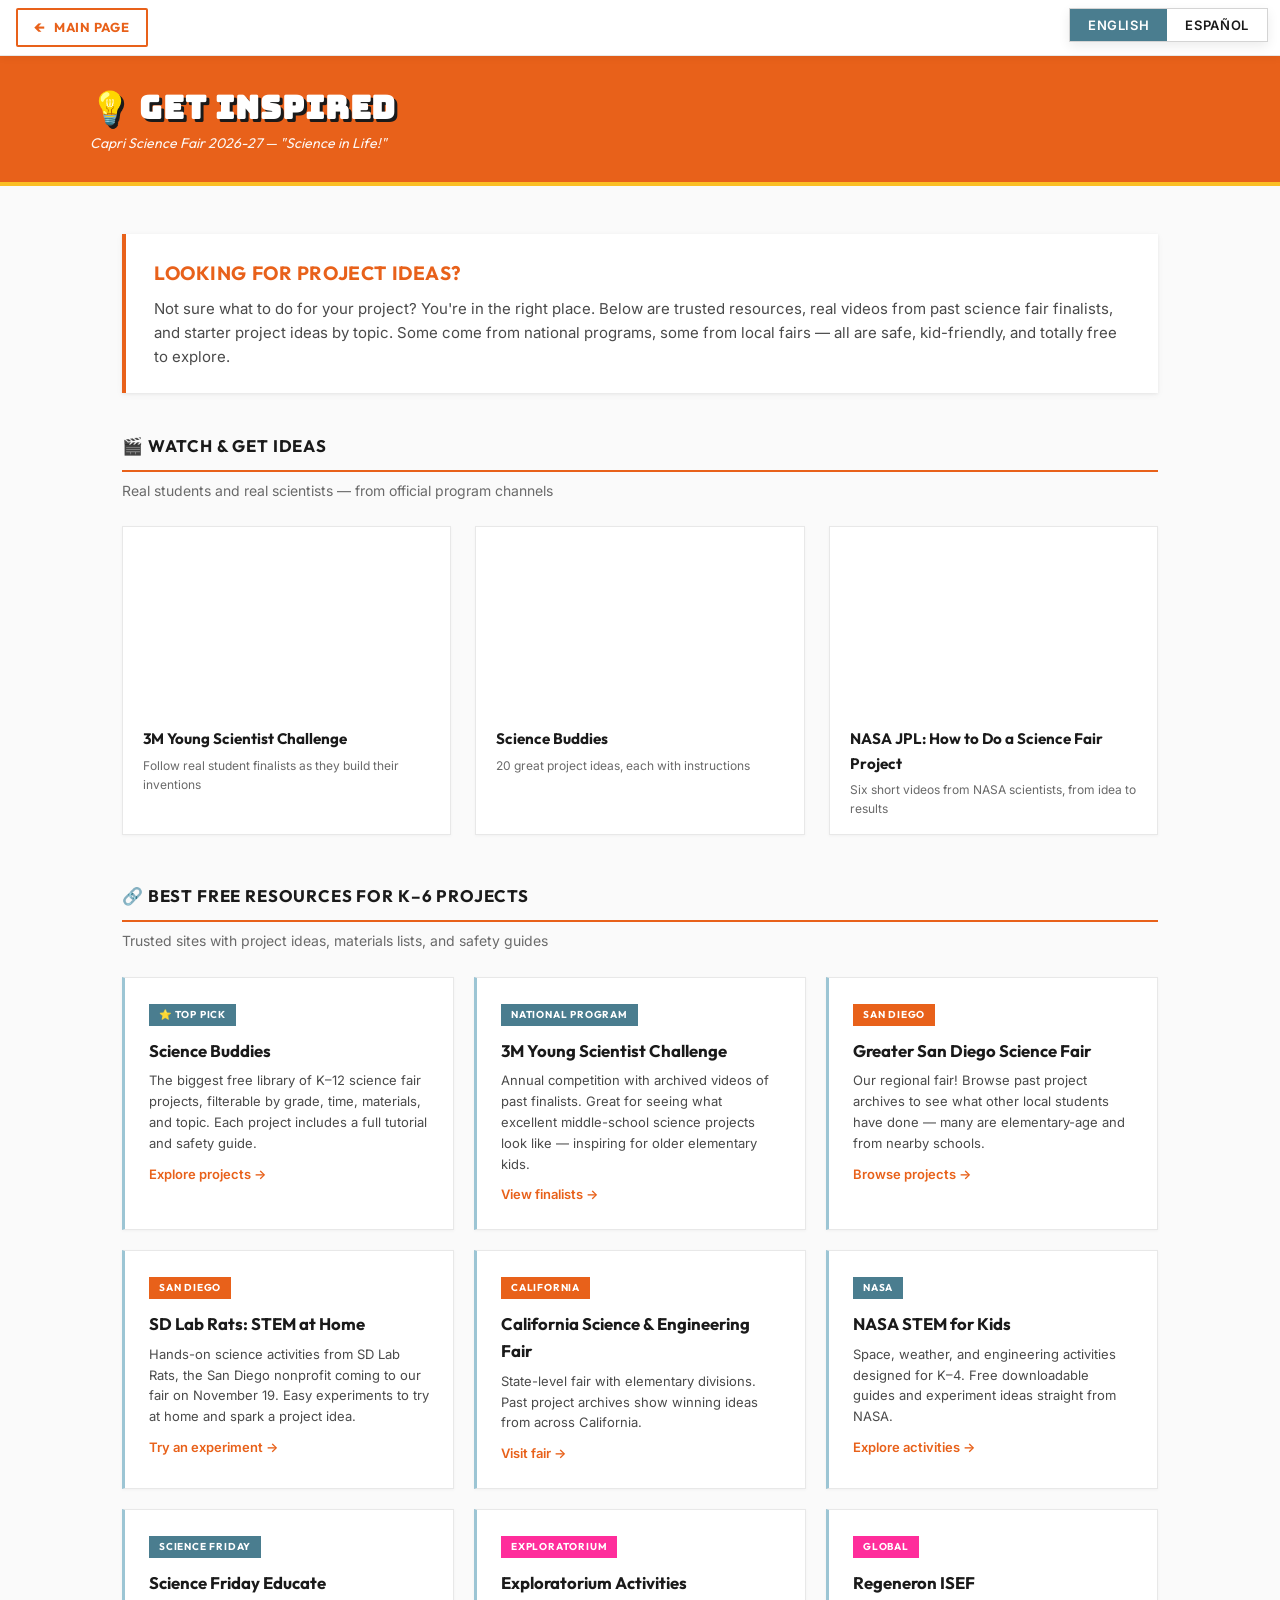
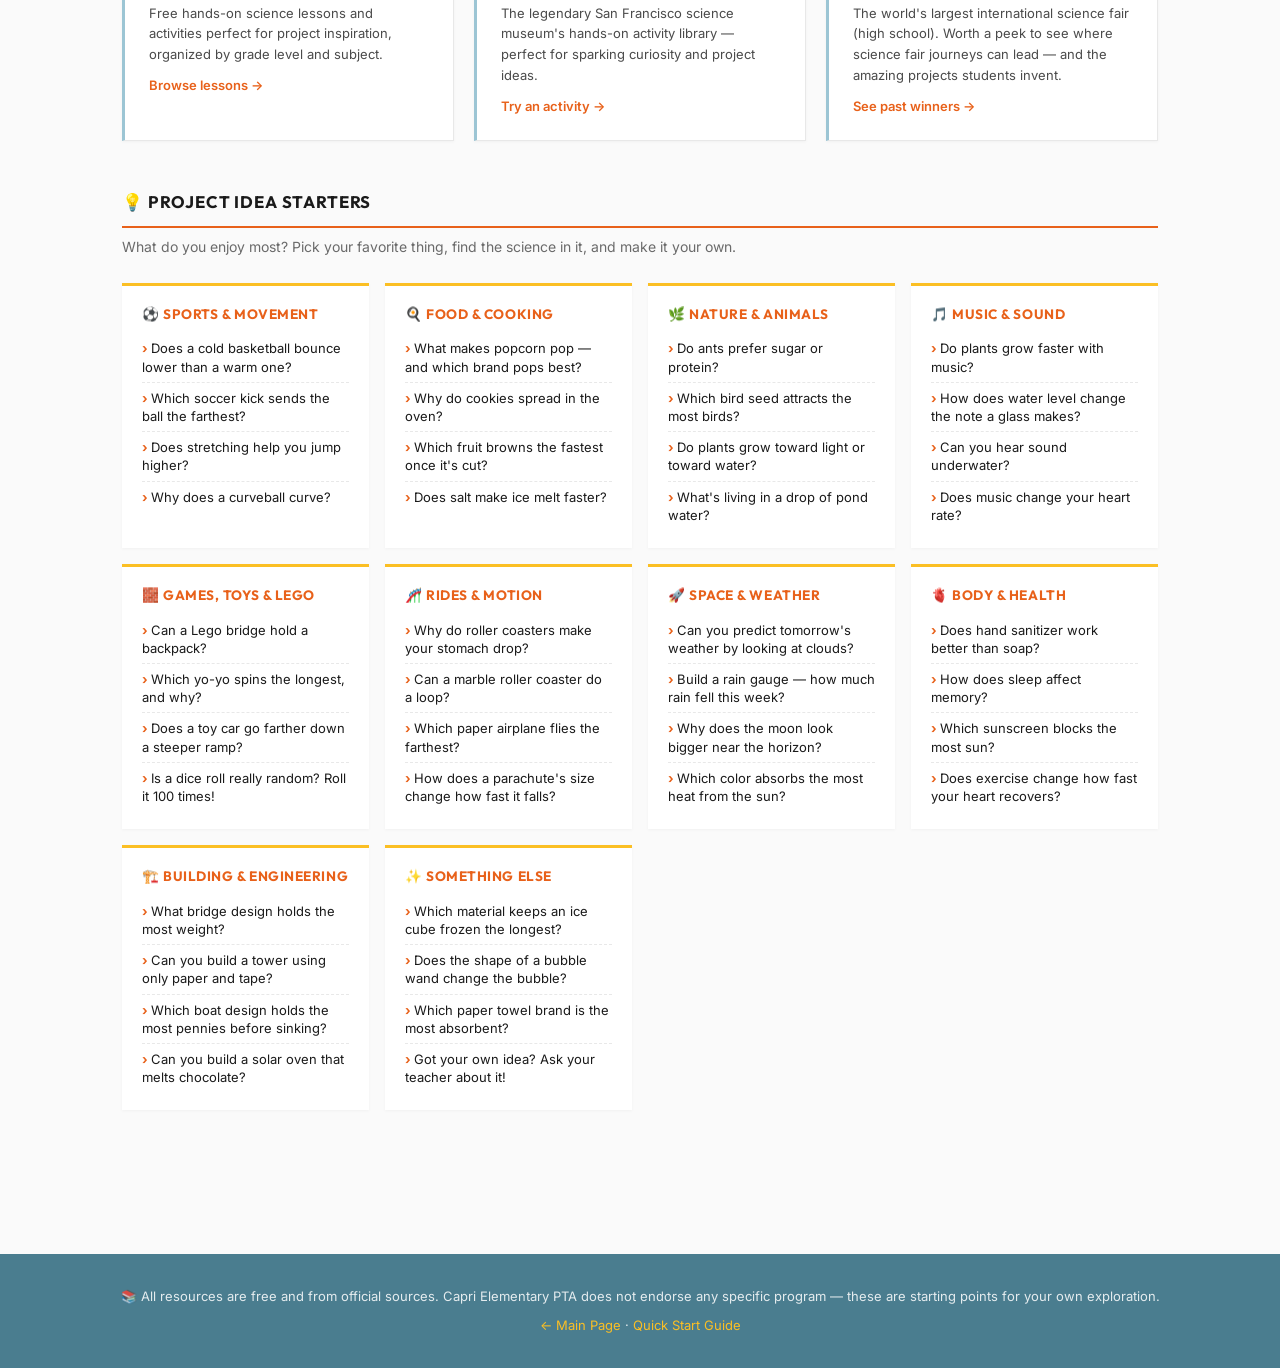
<file: inspiration.html>
<!DOCTYPE html>
<html lang="en">
<head>
    <meta charset="UTF-8">
    <meta name="viewport" content="width=device-width, initial-scale=1.0">
    <title>Get Inspired — Capri Science Fair 2026-27</title>
    <meta name="description" content="Project ideas by interest, videos from real science fair finalists, and free resources for K–6 science fair projects.">
    <meta name="theme-color" content="#e8611a">
    <meta property="og:type" content="website">
    <meta property="og:title" content="Get Inspired — Capri Science Fair 2026-27">
    <meta property="og:description" content="Project ideas by interest, videos from real science fair finalists, and free resources for K–6 science fair projects.">
    <meta property="og:url" content="https://localhostusr.github.io/capri-science-fair-2026-27/inspiration.html">
    <meta property="og:image" content="https://localhostusr.github.io/capri-science-fair-2026-27/og-image.png">
    <meta property="og:image:width" content="1200">
    <meta property="og:image:height" content="630">
    <meta name="twitter:card" content="summary_large_image">
    <link rel="icon" type="image/png" href="logo.png">
    <link rel="manifest" href="manifest.webmanifest">
    <link rel="apple-touch-icon" href="icons/apple-touch-icon.png">
    <link rel="preconnect" href="https://fonts.googleapis.com">
    <link href="https://fonts.googleapis.com/css2?family=Outfit:wght@400;500;600;700&family=Inter:wght@400;500;600&family=Bungee&family=VT323&display=swap" rel="stylesheet">
    <style>
        :root {
            --primary: #e8611a;
            --primary-dark: #c85210;
            --secondary: #9cc5d4;
            --secondary-dark: #4a7d8f;
            --accent: #fbbf24;
            --magenta: #ff2d9b;
            --green: #10b981;
            --cyan: #06b6d4;
            --bg: #fafafa;
            --bg-card: #ffffff;
            --text: #1a1a1a;
            --text-light: #4a4a4a;
            --text-muted: #6a6a6a;
            --border: #d4d4d4;
            --border-light: #e8e8e8;
        }

        * { box-sizing: border-box; margin: 0; padding: 0; }

        body {
            font-family: 'Inter', -apple-system, sans-serif;
            background: var(--bg);
            color: var(--text);
            line-height: 1.6;
            -webkit-font-smoothing: antialiased;
        }

        /* Header */
        header {
            background: var(--primary);
            color: white;
            padding: 36px 32px 28px;
            border-bottom: 4px solid var(--secondary-dark);
            position: relative;
        }

        header::after {
            content: '';
            position: absolute;
            bottom: -4px;
            left: 0;
            right: 0;
            height: 4px;
            background: var(--accent);
        }

        .header-inner {
            max-width: 1100px;
            margin: 0 auto;
            display: flex;
            align-items: center;
            justify-content: space-between;
            gap: 24px;
            flex-wrap: wrap;
        }

        header h1 {
            font-family: 'Bungee', sans-serif;
            font-size: clamp(1.5rem, 4vw, 2rem);
            text-transform: uppercase;
            letter-spacing: 0.03em;
            text-shadow: 3px 3px 0 #1a1a1a;
            line-height: 1;
        }

        header .subtitle {
            font-family: 'Outfit', sans-serif;
            font-size: 14px;
            margin-top: 8px;
            opacity: 0.95;
            font-style: italic;
        }

        .back-link {
            color: white;
            text-decoration: none;
            font-family: 'Outfit', sans-serif;
            font-size: 13px;
            font-weight: 600;
            text-transform: uppercase;
            letter-spacing: 0.06em;
            padding: 8px 18px;
            border: 2px solid white;
            transition: all 0.15s ease;
        }

        .back-link:hover {
            background: white;
            color: var(--primary);
        }

        /* Container */
        .container {
            max-width: 1100px;
            margin: 0 auto;
            padding: 48px 32px;
        }

        /* Intro */
        .intro {
            background: var(--bg-card);
            border-left: 4px solid var(--primary);
            padding: 24px 28px;
            margin-bottom: 40px;
            box-shadow: 0 1px 3px rgba(0,0,0,0.06), 0 2px 8px rgba(0,0,0,0.04);
        }

        .intro h2 {
            font-family: 'Outfit', sans-serif;
            font-size: 1.2rem;
            color: var(--primary);
            margin-bottom: 8px;
            text-transform: uppercase;
            letter-spacing: 0.03em;
        }

        .intro p {
            color: var(--text-light);
            font-size: 15px;
        }

        /* Section headers */
        .section {
            margin-bottom: 48px;
        }

        .section h2 {
            font-family: 'Outfit', sans-serif;
            font-size: 1.05rem;
            color: var(--text);
            text-transform: uppercase;
            letter-spacing: 0.05em;
            margin-bottom: 8px;
            padding-bottom: 10px;
            border-bottom: 2px solid var(--primary);
        }

        .section .section-sub {
            font-size: 14px;
            color: var(--text-muted);
            margin-bottom: 24px;
        }

        /* Resource cards */
        .resource-grid {
            display: grid;
            grid-template-columns: repeat(auto-fit, minmax(280px, 1fr));
            gap: 20px;
        }

        .resource-card {
            background: var(--bg-card);
            border: 1px solid var(--border-light);
            border-left: 3px solid var(--secondary);
            padding: 22px 24px;
            text-decoration: none;
            color: inherit;
            display: block;
            transition: all 0.15s ease;
            box-shadow: 0 1px 3px rgba(0,0,0,0.04);
        }

        .resource-card:hover {
            transform: translateY(-2px);
            border-left-color: var(--primary);
            box-shadow: 0 4px 16px rgba(0,0,0,0.08);
        }

        .resource-card .badge {
            display: inline-block;
            font-family: 'Outfit', sans-serif;
            font-size: 10px;
            font-weight: 700;
            text-transform: uppercase;
            letter-spacing: 0.08em;
            color: white;
            background: var(--secondary-dark);
            padding: 3px 10px;
            margin-bottom: 12px;
        }

        .resource-card .badge.local { background: var(--primary); }
        .resource-card .badge.national { background: var(--secondary-dark); }
        .resource-card .badge.global { background: var(--magenta); }
        .resource-card .badge.video { background: #c4302b; }

        .resource-card h3 {
            font-family: 'Outfit', sans-serif;
            font-size: 1.05rem;
            font-weight: 700;
            color: var(--text);
            margin-bottom: 6px;
        }

        .resource-card p {
            font-size: 13px;
            color: var(--text-light);
            line-height: 1.6;
        }

        .resource-card .arrow {
            display: inline-block;
            color: var(--primary);
            font-weight: 600;
            font-size: 13px;
            margin-top: 10px;
        }

        /* Video grid */
        .video-grid {
            display: grid;
            grid-template-columns: repeat(auto-fit, minmax(320px, 1fr));
            gap: 24px;
        }

        .video-card {
            background: var(--bg-card);
            border: 1px solid var(--border-light);
            box-shadow: 0 1px 3px rgba(0,0,0,0.04);
        }

        .video-wrap {
            position: relative;
            padding-bottom: 56.25%;
            height: 0;
            overflow: hidden;
        }

        .video-wrap iframe {
            position: absolute;
            top: 0; left: 0;
            width: 100%; height: 100%;
            border: 0;
        }

        .video-meta {
            padding: 16px 20px;
        }

        .video-meta h3 {
            font-family: 'Outfit', sans-serif;
            font-size: 0.95rem;
            font-weight: 700;
            margin-bottom: 4px;
        }

        .video-meta p {
            font-size: 12px;
            color: var(--text-muted);
        }

        /* Idea starters */
        .idea-grid {
            display: grid;
            grid-template-columns: repeat(auto-fit, minmax(240px, 1fr));
            gap: 16px;
        }

        .idea-card {
            background: var(--bg-card);
            padding: 18px 20px;
            border-top: 3px solid var(--accent);
            box-shadow: 0 1px 3px rgba(0,0,0,0.04);
        }

        .idea-card { scroll-margin-top: 72px; }
        .idea-card:target { outline: 3px solid #e8611a; outline-offset: 4px; }
        .idea-card h3 {
            font-family: 'Outfit', sans-serif;
            font-size: 0.85rem;
            text-transform: uppercase;
            letter-spacing: 0.04em;
            color: var(--primary);
            margin-bottom: 8px;
        }

        .idea-card ul {
            list-style: none;
            padding: 0;
        }

        .idea-card li {
            font-size: 13px;
            color: var(--text);
            padding: 6px 0;
            border-bottom: 1px dashed var(--border-light);
            line-height: 1.4;
        }

        .idea-card li::before {
            content: '› ';
            color: var(--primary);
            font-weight: 700;
        }

        .idea-card li:last-child {
            border-bottom: none;
        }

        /* Footer */
        footer {
            background: var(--secondary-dark);
            color: rgba(255,255,255,0.85);
            text-align: center;
            padding: 32px 20px;
            font-size: 13px;
            margin-top: 48px;
        }

        footer a {
            color: var(--accent);
            text-decoration: none;
        }

        footer a:hover {
            text-decoration: underline;
        }

        @media (max-width: 600px) {
            .container { padding: 32px 20px; }
            header { padding: 28px 20px 24px; }
            .header-inner { flex-direction: column; align-items: flex-start; }
        }
        /* Language toggle (same look as the guide) */
        .lang-toggle { position: fixed; top: 8px; right: 12px; z-index: 100; display: flex; background: #fff; border: 1px solid var(--border); box-shadow: 0 4px 12px rgba(0,0,0,0.08); }
        .lang-btn { padding: 8px 18px; border: none; background: transparent; font-family: 'Inter', sans-serif; font-size: 13px; font-weight: 600; color: var(--text); cursor: pointer; text-transform: uppercase; letter-spacing: 0.05em; }
        .lang-btn.active { background: var(--secondary-dark); color: #fff; }
        .lang-btn:not(.active):hover { background: var(--border-light); }
        @media (max-width: 600px) { .lang-toggle { top: 6px; right: 8px; } .lang-btn { padding: 7px 12px; font-size: 12px; } }
    </style>
    <link rel="stylesheet" href="home-link.css">
</head>
<body>

<!-- Back to main page (shared across pages, see home-link.css) -->
<nav class="home-bar">
    <a href="index.html" class="home-link" aria-label="Back to the main page / Volver a la página principal">
        <span class="home-arrow" aria-hidden="true">←</span>
        <span data-en="Main Page" data-es="Página Principal">Main Page</span>
    </a>
</nav>

<!-- Language Toggle -->
<div class="lang-toggle" role="group" aria-label="Language / Idioma">
    <button id="btn-en" class="lang-btn active" aria-pressed="true" lang="en" onclick="setLang('en')">English</button>
    <button id="btn-es" class="lang-btn" aria-pressed="false" lang="es" onclick="setLang('es')">Español</button>
</div>

<header>
    <div class="header-inner">
        <div>
            <h1 data-en="💡 Get Inspired" data-es="💡 Inspírate">💡 Get Inspired</h1>
            <p class="subtitle" data-en="Capri Science Fair 2026-27 — &quot;Science in Life!&quot;" data-es="Feria de Ciencias de Capri 2026-27 — &quot;¡La Ciencia en la Vida!&quot;">Capri Science Fair 2026-27 — &quot;Science in Life!&quot;</p>
        </div>
    </div>
</header>

<div class="container">

    <div class="intro">
        <h2 data-en="Looking for project ideas?" data-es="¿Buscas ideas para tu proyecto?">Looking for project ideas?</h2>
        <p data-en="Not sure what to do for your project? You&#x27;re in the right place. Below are trusted resources, real videos from past science fair finalists, and starter project ideas by topic. Some come from national programs, some from local fairs — all are safe, kid-friendly, and totally free to explore." data-es="¿No sabes qué hacer para tu proyecto? Estás en el lugar correcto. Abajo hay recursos confiables, videos reales de finalistas de ferias de ciencias e ideas de proyectos por tema. Algunos vienen de programas nacionales y otros de ferias locales; todos son seguros, aptos para niños y totalmente gratuitos.">Not sure what to do for your project? You&#x27;re in the right place. Below are trusted resources, real videos from past science fair finalists, and starter project ideas by topic. Some come from national programs, some from local fairs — all are safe, kid-friendly, and totally free to explore.</p>
    </div>

    <!-- VIDEO INSPIRATION -->
    <div class="section">
        <h2 data-en="🎬 Watch &amp; Get Ideas" data-es="🎬 Mira y Encuentra Ideas">🎬 Watch &amp; Get Ideas</h2>
        <p class="section-sub" data-en="Real students and real scientists — from official program channels" data-es="Estudiantes y científicos reales, de canales oficiales">Real students and real scientists — from official program channels</p>
        <div class="video-grid">
            <div class="video-card">
                <div class="video-wrap">
                    <iframe
                        src="https://www.youtube-nocookie.com/embed/videoseries?list=PLobAGami2cOq4O0fdjykWCto1T278fFyb"
                        title="3M Young Scientist Challenge — 2025 Finalist Vlogs"
                        allow="accelerometer; clipboard-write; encrypted-media; gyroscope; picture-in-picture"
                        allowfullscreen
                        loading="lazy"
                        referrerpolicy="strict-origin-when-cross-origin"></iframe>
                </div>
                <div class="video-meta">
                    <h3>3M Young Scientist Challenge</h3>
                    <p data-en="Follow real student finalists as they build their inventions" data-es="Sigue a estudiantes finalistas reales mientras construyen sus inventos">Follow real student finalists as they build their inventions</p>
                </div>
            </div>
            <div class="video-card">
                <div class="video-wrap">
                    <iframe
                        src="https://www.youtube-nocookie.com/embed/Yno_XALw9uw"
                        title="Science Buddies — 20 Great Science Project Ideas"
                        allow="accelerometer; clipboard-write; encrypted-media; gyroscope; picture-in-picture"
                        allowfullscreen
                        loading="lazy"
                        referrerpolicy="strict-origin-when-cross-origin"></iframe>
                </div>
                <div class="video-meta">
                    <h3>Science Buddies</h3>
                    <p data-en="20 great project ideas, each with instructions" data-es="20 grandes ideas de proyectos, cada una con instrucciones">20 great project ideas, each with instructions</p>
                </div>
            </div>
            <div class="video-card">
                <div class="video-wrap">
                    <iframe
                        src="https://www.youtube-nocookie.com/embed/videoseries?list=PL9TFrgFq7557fqKgcetH7AbEJTfbMjs2B"
                        title="NASA JPL — How to Do a Science Fair Project"
                        allow="accelerometer; clipboard-write; encrypted-media; gyroscope; picture-in-picture"
                        allowfullscreen
                        loading="lazy"
                        referrerpolicy="strict-origin-when-cross-origin"></iframe>
                </div>
                <div class="video-meta">
                    <h3>NASA JPL: How to Do a Science Fair Project</h3>
                    <p data-en="Six short videos from NASA scientists, from idea to results" data-es="Seis videos cortos de científicos de la NASA, de la idea a los resultados">Six short videos from NASA scientists, from idea to results</p>
                </div>
            </div>
        </div>
    </div>

    <!-- RESOURCES -->
    <div class="section">
        <h2 data-en="🔗 Best Free Resources for K–6 Projects" data-es="🔗 Los Mejores Recursos Gratuitos para Proyectos de K–6">🔗 Best Free Resources for K–6 Projects</h2>
        <p class="section-sub" data-en="Trusted sites with project ideas, materials lists, and safety guides" data-es="Sitios confiables con ideas de proyectos, listas de materiales y guías de seguridad">Trusted sites with project ideas, materials lists, and safety guides</p>
        <div class="resource-grid">
            <a href="https://www.sciencebuddies.org/science-fair-projects/project-ideas" target="_blank" rel="noopener" class="resource-card">
                <span class="badge national" data-en="⭐ Top Pick" data-es="⭐ Recomendado">⭐ Top Pick</span>
                <h3>Science Buddies</h3>
                <p data-en="The biggest free library of K–12 science fair projects, filterable by grade, time, materials, and topic. Each project includes a full tutorial and safety guide." data-es="La biblioteca gratuita más grande de proyectos de ciencias para K–12, con filtros por grado, tiempo, materiales y tema. Cada proyecto incluye un tutorial completo y una guía de seguridad.">The biggest free library of K–12 science fair projects, filterable by grade, time, materials, and topic. Each project includes a full tutorial and safety guide.</p>
                <span class="arrow" data-en="Explore projects →" data-es="Explorar proyectos →">Explore projects →</span>
            </a>
            <a href="https://www.youngscientistlab.com/challenge" target="_blank" rel="noopener" class="resource-card">
                <span class="badge national" data-en="National Program" data-es="Programa Nacional">National Program</span>
                <h3>3M Young Scientist Challenge</h3>
                <p data-en="Annual competition with archived videos of past finalists. Great for seeing what excellent middle-school science projects look like — inspiring for older elementary kids." data-es="Competencia anual con videos de finalistas anteriores. Ideal para ver cómo son los excelentes proyectos de secundaria, muy inspirador para los niños mayores de primaria.">Annual competition with archived videos of past finalists. Great for seeing what excellent middle-school science projects look like — inspiring for older elementary kids.</p>
                <span class="arrow" data-en="View finalists →" data-es="Ver finalistas →">View finalists →</span>
            </a>
            <a href="https://gsdsef.org/" target="_blank" rel="noopener" class="resource-card">
                <span class="badge local" data-en="San Diego" data-es="San Diego">San Diego</span>
                <h3>Greater San Diego Science Fair</h3>
                <p data-en="Our regional fair! Browse past project archives to see what other local students have done — many are elementary-age and from nearby schools." data-es="¡Nuestra feria regional! Explora proyectos anteriores de estudiantes locales, muchos de primaria y de escuelas cercanas.">Our regional fair! Browse past project archives to see what other local students have done — many are elementary-age and from nearby schools.</p>
                <span class="arrow" data-en="Browse projects →" data-es="Ver proyectos →">Browse projects →</span>
            </a>
            <a href="https://www.sdlabrats.org/stemathome/" target="_blank" rel="noopener" class="resource-card">
                <span class="badge local" data-en="San Diego" data-es="San Diego">San Diego</span>
                <h3>SD Lab Rats: STEM at Home</h3>
                <p data-en="Hands-on science activities from SD Lab Rats, the San Diego nonprofit coming to our fair on November 19. Easy experiments to try at home and spark a project idea." data-es="Actividades de ciencia prácticas de SD Lab Rats, la organización de San Diego que vendrá a nuestra feria el 19 de noviembre. Experimentos fáciles para probar en casa y encontrar una idea de proyecto.">Hands-on science activities from SD Lab Rats, the San Diego nonprofit coming to our fair on November 19. Easy experiments to try at home and spark a project idea.</p>
                <span class="arrow" data-en="Try an experiment →" data-es="Prueba un experimento →">Try an experiment →</span>
            </a>
            <a href="https://csef.usc.edu/" target="_blank" rel="noopener" class="resource-card">
                <span class="badge local" data-en="California" data-es="California">California</span>
                <h3>California Science &amp; Engineering Fair</h3>
                <p data-en="State-level fair with elementary divisions. Past project archives show winning ideas from across California." data-es="Feria estatal con divisiones de primaria. Los archivos de proyectos anteriores muestran ideas ganadoras de todo California.">State-level fair with elementary divisions. Past project archives show winning ideas from across California.</p>
                <span class="arrow" data-en="Visit fair →" data-es="Visitar la feria →">Visit fair →</span>
            </a>
            <a href="https://www.nasa.gov/learning-resources/for-kids-and-students/" target="_blank" rel="noopener" class="resource-card">
                <span class="badge national" data-en="NASA" data-es="NASA">NASA</span>
                <h3>NASA STEM for Kids</h3>
                <p data-en="Space, weather, and engineering activities designed for K–4. Free downloadable guides and experiment ideas straight from NASA." data-es="Actividades de espacio, clima e ingeniería para K–4. Guías gratuitas e ideas de experimentos directamente de la NASA.">Space, weather, and engineering activities designed for K–4. Free downloadable guides and experiment ideas straight from NASA.</p>
                <span class="arrow" data-en="Explore activities →" data-es="Explorar actividades →">Explore activities →</span>
            </a>
            <a href="https://www.sciencefriday.com/educational-resources/" target="_blank" rel="noopener" class="resource-card">
                <span class="badge national" data-en="Science Friday" data-es="Science Friday">Science Friday</span>
                <h3>Science Friday Educate</h3>
                <p data-en="Free hands-on science lessons and activities perfect for project inspiration, organized by grade level and subject." data-es="Lecciones y actividades de ciencia prácticas y gratuitas, perfectas para inspirar proyectos, organizadas por grado y tema.">Free hands-on science lessons and activities perfect for project inspiration, organized by grade level and subject.</p>
                <span class="arrow" data-en="Browse lessons →" data-es="Ver lecciones →">Browse lessons →</span>
            </a>
            <a href="https://www.exploratorium.edu/explore/activities" target="_blank" rel="noopener" class="resource-card">
                <span class="badge global" data-en="Exploratorium" data-es="Exploratorium">Exploratorium</span>
                <h3>Exploratorium Activities</h3>
                <p data-en="The legendary San Francisco science museum&#x27;s hands-on activity library — perfect for sparking curiosity and project ideas." data-es="La biblioteca de actividades prácticas del legendario museo de ciencias de San Francisco, perfecta para despertar la curiosidad y las ideas de proyectos.">The legendary San Francisco science museum&#x27;s hands-on activity library — perfect for sparking curiosity and project ideas.</p>
                <span class="arrow" data-en="Try an activity →" data-es="Prueba una actividad →">Try an activity →</span>
            </a>
            <a href="https://www.societyforscience.org/isef/" target="_blank" rel="noopener" class="resource-card">
                <span class="badge global" data-en="Global" data-es="Global">Global</span>
                <h3>Regeneron ISEF</h3>
                <p data-en="The world&#x27;s largest international science fair (high school). Worth a peek to see where science fair journeys can lead — and the amazing projects students invent." data-es="La feria de ciencias internacional más grande del mundo (preparatoria). Vale la pena verla para saber hasta dónde puede llegar una feria de ciencias y los increíbles proyectos que inventan los estudiantes.">The world&#x27;s largest international science fair (high school). Worth a peek to see where science fair journeys can lead — and the amazing projects students invent.</p>
                <span class="arrow" data-en="See past winners →" data-es="Ver ganadores anteriores →">See past winners →</span>
            </a>
        </div>
    </div>

    <!-- IDEA STARTERS BY CATEGORY (this year's 10 interest categories, same as the sign-up form) -->
    <div class="section">
        <h2 data-en="💡 Project Idea Starters" data-es="💡 Ideas para Empezar tu Proyecto">💡 Project Idea Starters</h2>
        <p class="section-sub" data-en="What do you enjoy most? Pick your favorite thing, find the science in it, and make it your own." data-es="¿Qué es lo que más te gusta? Elige tu cosa favorita, encuentra la ciencia en ella y hazla tuya.">What do you enjoy most? Pick your favorite thing, find the science in it, and make it your own.</p>
        <div class="idea-grid">
            <div class="idea-card" id="idea-sports">
                <h3 data-en="⚽ Sports &amp; Movement" data-es="⚽ Deportes y Movimiento">⚽ Sports &amp; Movement</h3>
                <ul>
                    <li data-en="Does a cold basketball bounce lower than a warm one?" data-es="¿Rebota menos un balón de básquetbol frío que uno caliente?">Does a cold basketball bounce lower than a warm one?</li>
                    <li data-en="Which soccer kick sends the ball the farthest?" data-es="¿Qué tipo de patada manda el balón de fútbol más lejos?">Which soccer kick sends the ball the farthest?</li>
                    <li data-en="Does stretching help you jump higher?" data-es="¿Estirarte te ayuda a saltar más alto?">Does stretching help you jump higher?</li>
                    <li data-en="Why does a curveball curve?" data-es="¿Por qué se curva una bola curva?">Why does a curveball curve?</li>
                </ul>
            </div>
            <div class="idea-card" id="idea-food">
                <h3 data-en="🍳 Food &amp; Cooking" data-es="🍳 Comida y Cocina">🍳 Food &amp; Cooking</h3>
                <ul>
                    <li data-en="What makes popcorn pop — and which brand pops best?" data-es="¿Qué hace que las palomitas exploten y qué marca explota mejor?">What makes popcorn pop — and which brand pops best?</li>
                    <li data-en="Why do cookies spread in the oven?" data-es="¿Por qué las galletas se extienden en el horno?">Why do cookies spread in the oven?</li>
                    <li data-en="Which fruit browns the fastest once it&#x27;s cut?" data-es="¿Qué fruta se pone café más rápido después de cortarla?">Which fruit browns the fastest once it&#x27;s cut?</li>
                    <li data-en="Does salt make ice melt faster?" data-es="¿La sal hace que el hielo se derrita más rápido?">Does salt make ice melt faster?</li>
                </ul>
            </div>
            <div class="idea-card" id="idea-nature">
                <h3 data-en="🌿 Nature &amp; Animals" data-es="🌿 Naturaleza y Animales">🌿 Nature &amp; Animals</h3>
                <ul>
                    <li data-en="Do ants prefer sugar or protein?" data-es="¿Las hormigas prefieren azúcar o proteína?">Do ants prefer sugar or protein?</li>
                    <li data-en="Which bird seed attracts the most birds?" data-es="¿Qué alpiste atrae a más pájaros?">Which bird seed attracts the most birds?</li>
                    <li data-en="Do plants grow toward light or toward water?" data-es="¿Las plantas crecen hacia la luz o hacia el agua?">Do plants grow toward light or toward water?</li>
                    <li data-en="What&#x27;s living in a drop of pond water?" data-es="¿Qué vive en una gota de agua de estanque?">What&#x27;s living in a drop of pond water?</li>
                </ul>
            </div>
            <div class="idea-card" id="idea-music">
                <h3 data-en="🎵 Music &amp; Sound" data-es="🎵 Música y Sonido">🎵 Music &amp; Sound</h3>
                <ul>
                    <li data-en="Do plants grow faster with music?" data-es="¿Crecen más rápido las plantas con música?">Do plants grow faster with music?</li>
                    <li data-en="How does water level change the note a glass makes?" data-es="¿Cómo cambia la nota de un vaso según el nivel del agua?">How does water level change the note a glass makes?</li>
                    <li data-en="Can you hear sound underwater?" data-es="¿Se puede escuchar el sonido bajo el agua?">Can you hear sound underwater?</li>
                    <li data-en="Does music change your heart rate?" data-es="¿La música cambia tu ritmo cardíaco?">Does music change your heart rate?</li>
                </ul>
            </div>
            <div class="idea-card" id="idea-games">
                <h3 data-en="🧱 Games, Toys &amp; Lego" data-es="🧱 Juegos, Juguetes y Lego">🧱 Games, Toys &amp; Lego</h3>
                <ul>
                    <li data-en="Can a Lego bridge hold a backpack?" data-es="¿Puede un puente de Lego sostener una mochila?">Can a Lego bridge hold a backpack?</li>
                    <li data-en="Which yo-yo spins the longest, and why?" data-es="¿Qué yoyo gira por más tiempo y por qué?">Which yo-yo spins the longest, and why?</li>
                    <li data-en="Does a toy car go farther down a steeper ramp?" data-es="¿Un carrito de juguete llega más lejos en una rampa más inclinada?">Does a toy car go farther down a steeper ramp?</li>
                    <li data-en="Is a dice roll really random? Roll it 100 times!" data-es="¿Es realmente al azar un dado? ¡Lánzalo 100 veces!">Is a dice roll really random? Roll it 100 times!</li>
                </ul>
            </div>
            <div class="idea-card" id="idea-rides">
                <h3 data-en="🎢 Rides &amp; Motion" data-es="🎢 Atracciones y Movimiento">🎢 Rides &amp; Motion</h3>
                <ul>
                    <li data-en="Why do roller coasters make your stomach drop?" data-es="¿Por qué las montañas rusas te dan cosquillas en la panza?">Why do roller coasters make your stomach drop?</li>
                    <li data-en="Can a marble roller coaster do a loop?" data-es="¿Puede una montaña rusa de canicas dar una vuelta completa?">Can a marble roller coaster do a loop?</li>
                    <li data-en="Which paper airplane flies the farthest?" data-es="¿Qué avión de papel vuela más lejos?">Which paper airplane flies the farthest?</li>
                    <li data-en="How does a parachute&#x27;s size change how fast it falls?" data-es="¿Cómo cambia la velocidad de caída según el tamaño del paracaídas?">How does a parachute&#x27;s size change how fast it falls?</li>
                </ul>
            </div>
            <div class="idea-card" id="idea-space">
                <h3 data-en="🚀 Space &amp; Weather" data-es="🚀 Espacio y Clima">🚀 Space &amp; Weather</h3>
                <ul>
                    <li data-en="Can you predict tomorrow&#x27;s weather by looking at clouds?" data-es="¿Puedes predecir el clima de mañana mirando las nubes?">Can you predict tomorrow&#x27;s weather by looking at clouds?</li>
                    <li data-en="Build a rain gauge — how much rain fell this week?" data-es="Construye un pluviómetro: ¿cuánta lluvia cayó esta semana?">Build a rain gauge — how much rain fell this week?</li>
                    <li data-en="Why does the moon look bigger near the horizon?" data-es="¿Por qué la luna se ve más grande cerca del horizonte?">Why does the moon look bigger near the horizon?</li>
                    <li data-en="Which color absorbs the most heat from the sun?" data-es="¿Qué color absorbe más calor del sol?">Which color absorbs the most heat from the sun?</li>
                </ul>
            </div>
            <div class="idea-card" id="idea-health">
                <h3 data-en="🫀 Body &amp; Health" data-es="🫀 Cuerpo y Salud">🫀 Body &amp; Health</h3>
                <ul>
                    <li data-en="Does hand sanitizer work better than soap?" data-es="¿El desinfectante de manos funciona mejor que el jabón?">Does hand sanitizer work better than soap?</li>
                    <li data-en="How does sleep affect memory?" data-es="¿Cómo afecta el sueño a la memoria?">How does sleep affect memory?</li>
                    <li data-en="Which sunscreen blocks the most sun?" data-es="¿Qué protector solar bloquea más sol?">Which sunscreen blocks the most sun?</li>
                    <li data-en="Does exercise change how fast your heart recovers?" data-es="¿El ejercicio cambia qué tan rápido se recupera tu corazón?">Does exercise change how fast your heart recovers?</li>
                </ul>
            </div>
            <div class="idea-card" id="idea-engineering">
                <h3 data-en="🏗️ Building &amp; Engineering" data-es="🏗️ Construcción e Ingeniería">🏗️ Building &amp; Engineering</h3>
                <ul>
                    <li data-en="What bridge design holds the most weight?" data-es="¿Qué diseño de puente sostiene más peso?">What bridge design holds the most weight?</li>
                    <li data-en="Can you build a tower using only paper and tape?" data-es="¿Puedes construir una torre solo con papel y cinta?">Can you build a tower using only paper and tape?</li>
                    <li data-en="Which boat design holds the most pennies before sinking?" data-es="¿Qué diseño de barco sostiene más monedas antes de hundirse?">Which boat design holds the most pennies before sinking?</li>
                    <li data-en="Can you build a solar oven that melts chocolate?" data-es="¿Puedes construir un horno solar que derrita chocolate?">Can you build a solar oven that melts chocolate?</li>
                </ul>
            </div>
            <div class="idea-card" id="idea-other">
                <h3 data-en="✨ Something Else" data-es="✨ Otra Cosa">✨ Something Else</h3>
                <ul>
                    <li data-en="Which material keeps an ice cube frozen the longest?" data-es="¿Qué material mantiene un cubo de hielo congelado por más tiempo?">Which material keeps an ice cube frozen the longest?</li>
                    <li data-en="Does the shape of a bubble wand change the bubble?" data-es="¿La forma del aro cambia la forma de la burbuja?">Does the shape of a bubble wand change the bubble?</li>
                    <li data-en="Which paper towel brand is the most absorbent?" data-es="¿Qué marca de toallas de papel absorbe más?">Which paper towel brand is the most absorbent?</li>
                    <li data-en="Got your own idea? Ask your teacher about it!" data-es="¿Tienes tu propia idea? ¡Pregúntale a tu maestro!">Got your own idea? Ask your teacher about it!</li>
                </ul>
            </div>
        </div>
    </div>

</div>

<footer>
    <p data-en="📚 All resources are free and from official sources. Capri Elementary PTA does not endorse any specific program — these are starting points for your own exploration." data-es="📚 Todos los recursos son gratuitos y de fuentes oficiales. El PTA de Capri Elementary no respalda ningún programa en particular; son puntos de partida para tu propia exploración.">📚 All resources are free and from official sources. Capri Elementary PTA does not endorse any specific program — these are starting points for your own exploration.</p>
    <p style="margin-top:8px;"><a href="index.html" data-en="← Main Page" data-es="← Página Principal">← Main Page</a> · <a href="guide.html" data-en="Quick Start Guide" data-es="Guía de Inicio Rápido">Quick Start Guide</a></p>
</footer>


<script>
// ===== Language toggle (remembers the choice across pages) =====
function setLang(lang) {
    document.getElementById('btn-en').classList.toggle('active', lang === 'en');
    document.getElementById('btn-es').classList.toggle('active', lang === 'es');
    document.getElementById('btn-en').setAttribute('aria-pressed', String(lang === 'en'));
    document.getElementById('btn-es').setAttribute('aria-pressed', String(lang === 'es'));
    document.querySelectorAll('[data-en]').forEach(function(el) {
        el.innerHTML = el.getAttribute('data-' + lang) || el.getAttribute('data-en');
    });
    document.documentElement.lang = lang;
    try { localStorage.setItem('csf-lang', lang); } catch (e) {}
}
document.addEventListener('DOMContentLoaded', function() {
    var saved = null;
    try { saved = localStorage.getItem('csf-lang'); } catch (e) {}
    var browserEs = (navigator.language || '').toLowerCase().startsWith('es');
    if (saved === 'es' || (!saved && browserEs)) setLang('es');
});
</script>
<script>
// Visit tracking ping
(function pingVisit() {
    var APPS_SCRIPT_URL = 'https://script.google.com/macros/s/AKfycbwRAR60DTotOBdDuemXk3xDd8nd05sr6XYBIvPyojZQS0gYKQaMPZeiz0P3s0vS0y4/exec';
    var sid = localStorage.getItem('csf-sid');
    if (!sid) {
        sid = 'sid-' + Date.now() + '-' + Math.random().toString(36).slice(2, 10);
        localStorage.setItem('csf-sid', sid);
    }
    fetch(APPS_SCRIPT_URL + '?action=visit&vid=' + encodeURIComponent(sid) + '&page=inspiration', { mode: 'no-cors' });
})();
</script>

</body>
</html>
</file>
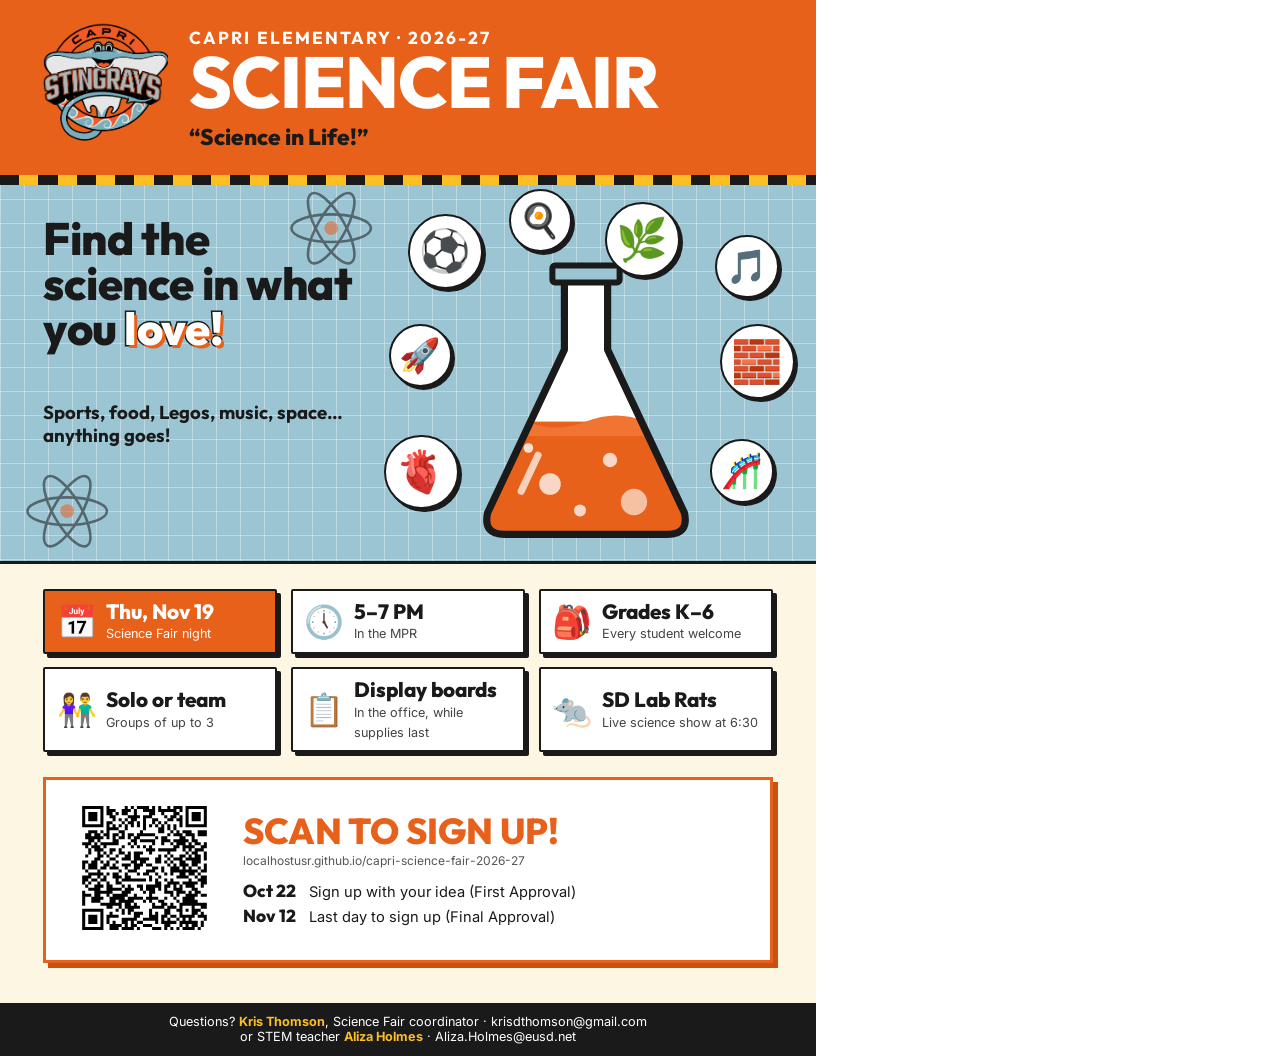
<file: flyers/flyer-en.html>
<!DOCTYPE html>
<html lang="en">
<head>
<meta charset="UTF-8">
<title>Capri Science Fair 2026-27 Flyer</title>
<meta name="robots" content="noindex">
<link href="https://fonts.googleapis.com/css2?family=Outfit:wght@600;700;800&family=Inter:wght@400;600;700&display=swap" rel="stylesheet">
<link rel="stylesheet" href="flyer.css">
</head>
<body>
<div class="flyer">
    <div class="top">
        <img src="../logo.png" alt="Capri Stingrays">
        <div>
            <div class="kicker">Capri Elementary · 2026-27</div>
            <h1>Science Fair</h1>
            <div class="theme">“Science in Life!”</div>
        </div>
    </div>

    <div class="hero">
        <svg class="atom" style="left:0.25in;top:3.05in" viewBox="0 0 100 100" aria-hidden="true"><g fill="none" stroke="#1a1a1a" stroke-width="3"><ellipse cx="50" cy="50" rx="46" ry="16"/><ellipse cx="50" cy="50" rx="46" ry="16" transform="rotate(60 50 50)"/><ellipse cx="50" cy="50" rx="46" ry="16" transform="rotate(120 50 50)"/></g><circle cx="50" cy="50" r="8" fill="#e8611a"/></svg>
        <svg class="atom" style="left:3.0in;top:0.1in" viewBox="0 0 100 100" aria-hidden="true"><g fill="none" stroke="#1a1a1a" stroke-width="3"><ellipse cx="50" cy="50" rx="46" ry="16"/><ellipse cx="50" cy="50" rx="46" ry="16" transform="rotate(60 50 50)"/><ellipse cx="50" cy="50" rx="46" ry="16" transform="rotate(120 50 50)"/></g><circle cx="50" cy="50" r="8" fill="#e8611a"/></svg>
        <h2>Find the science in what you <em>love!</em></h2>
        <p class="sub">Sports, food, Legos, music, space… anything goes!</p>
        <svg class="flask" viewBox="0 0 200 240" aria-hidden="true">
            <defs><clipPath id="body"><path d="M82 78 L82 20 L118 20 L118 78 L182 214 Q186 232 168 232 L32 232 Q14 232 18 214 Z"/></clipPath></defs>
            <path d="M82 78 L82 20 L118 20 L118 78 L182 214 Q186 232 168 232 L32 232 Q14 232 18 214 Z" fill="#fff"/>
            <g clip-path="url(#body)">
                <rect x="0" y="138" width="200" height="110" fill="#e8611a"/>
                <path d="M0 138 Q25 128 50 138 T100 138 T150 138 T200 138 L200 150 L0 150 Z" fill="#f27432"/>
                <circle cx="70" cy="190" r="9" fill="#fff" opacity=".75"/><circle cx="120" cy="170" r="6" fill="#fff" opacity=".75"/>
                <circle cx="140" cy="205" r="11" fill="#fff" opacity=".6"/><circle cx="95" cy="212" r="5" fill="#fff" opacity=".75"/>
                <circle cx="52" cy="160" r="4" fill="#fff" opacity=".8"/>
            </g>
            <path d="M82 78 L82 20 L118 20 L118 78 L182 214 Q186 232 168 232 L32 232 Q14 232 18 214 Z" fill="none" stroke="#1a1a1a" stroke-width="6" stroke-linejoin="round"/>
            <rect x="72" y="8" width="56" height="14" rx="2" fill="#9cc5d4" stroke="#1a1a1a" stroke-width="5"/>
            <path d="M46 196 L60 166" stroke="#fff" stroke-width="6" stroke-linecap="round" opacity=".7"/>
        </svg>
        <div class="bubble " style="left:4.25in;top:0.4in">⚽</div>
        <div class="bubble sm" style="left:5.3in;top:0.14in">🍳</div>
        <div class="bubble " style="left:6.3in;top:0.28in">🌿</div>
        <div class="bubble sm" style="left:7.45in;top:0.62in">🎵</div>
        <div class="bubble " style="left:7.5in;top:1.55in">🧱</div>
        <div class="bubble sm" style="left:7.4in;top:2.75in">🎢</div>
        <div class="bubble sm" style="left:4.05in;top:1.55in">🚀</div>
        <div class="bubble " style="left:4.0in;top:2.7in">🫀</div>
    </div>

    <div class="facts">
        <div class="fact hot"><div class="i">📅</div><div><b>Thu, Nov 19</b><span>Science Fair night</span></div></div>
        <div class="fact "><div class="i">🕔</div><div><b>5–7 PM</b><span>In the MPR</span></div></div>
        <div class="fact "><div class="i">🎒</div><div><b>Grades K–6</b><span>Every student welcome</span></div></div>
        <div class="fact "><div class="i">👫</div><div><b>Solo or team</b><span>Groups of up to 3</span></div></div>
        <div class="fact "><div class="i">📋</div><div><b>Display boards</b><span>In the office, while supplies last</span></div></div>
        <div class="fact "><div class="i">🐀</div><div><b>SD Lab Rats</b><span>Live science show at 6:30</span></div></div>
    </div>

    <div class="signup">
        <a href="https://localhostusr.github.io/capri-science-fair-2026-27/"><img src="../qr/capri-science-fair-qr.svg" alt="QR code to sign up for the Capri Science Fair"></a>
        <div>
            <h3>Scan to sign up!</h3>
            <div class="url"><a href="https://localhostusr.github.io/capri-science-fair-2026-27/">localhostusr.github.io/capri-science-fair-2026-27</a></div>
            <div class="when"><span class="d">Oct 22</span><span>Sign up with your idea (First Approval)</span><span class="d">Nov 12</span><span>Last day to sign up (Final Approval)</span></div>
        </div>
    </div>

    <div class="foot">Questions? <strong>Kris Thomson</strong>, Science Fair coordinator · krisdthomson@gmail.com<br>or STEM teacher <strong>Aliza Holmes</strong> · Aliza.Holmes@eusd.net</div>
</div>
</body>
</html>
</file>
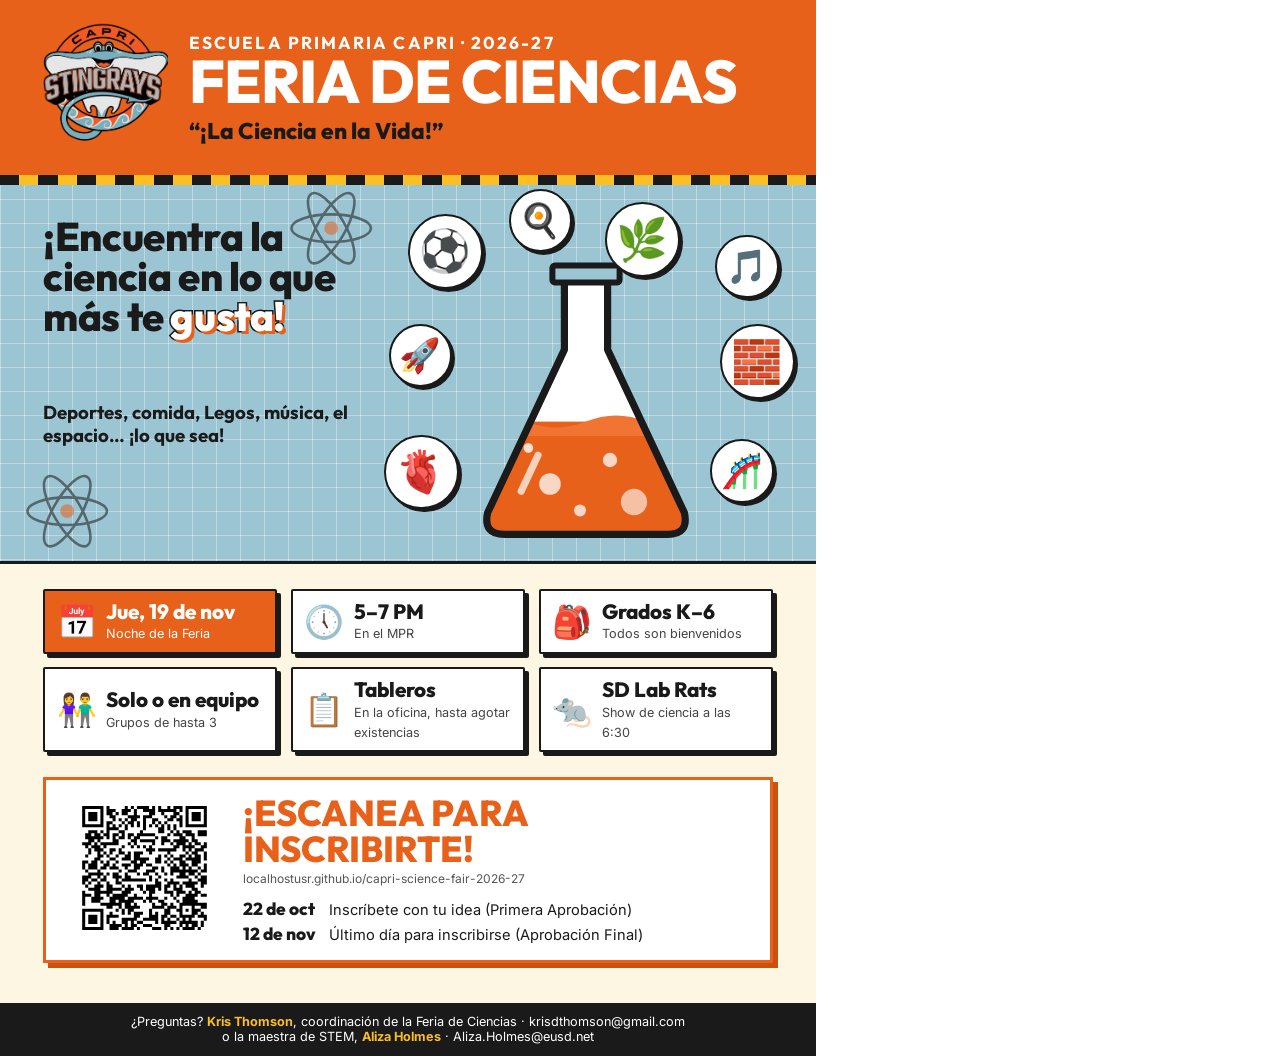
<file: flyers/flyer-es.html>
<!DOCTYPE html>
<html lang="es">
<head>
<meta charset="UTF-8">
<title>Volante Feria de Ciencias de Capri 2026-27</title>
<meta name="robots" content="noindex">
<link href="https://fonts.googleapis.com/css2?family=Outfit:wght@600;700;800&family=Inter:wght@400;600;700&display=swap" rel="stylesheet">
<link rel="stylesheet" href="flyer.css">
</head>
<body>
<div class="flyer">
    <div class="top">
        <img src="../logo.png" alt="Capri Stingrays">
        <div>
            <div class="kicker">Escuela Primaria Capri · 2026-27</div>
            <h1>Feria de Ciencias</h1>
            <div class="theme">“¡La Ciencia en la Vida!”</div>
        </div>
    </div>

    <div class="hero">
        <svg class="atom" style="left:0.25in;top:3.05in" viewBox="0 0 100 100" aria-hidden="true"><g fill="none" stroke="#1a1a1a" stroke-width="3"><ellipse cx="50" cy="50" rx="46" ry="16"/><ellipse cx="50" cy="50" rx="46" ry="16" transform="rotate(60 50 50)"/><ellipse cx="50" cy="50" rx="46" ry="16" transform="rotate(120 50 50)"/></g><circle cx="50" cy="50" r="8" fill="#e8611a"/></svg>
        <svg class="atom" style="left:3.0in;top:0.1in" viewBox="0 0 100 100" aria-hidden="true"><g fill="none" stroke="#1a1a1a" stroke-width="3"><ellipse cx="50" cy="50" rx="46" ry="16"/><ellipse cx="50" cy="50" rx="46" ry="16" transform="rotate(60 50 50)"/><ellipse cx="50" cy="50" rx="46" ry="16" transform="rotate(120 50 50)"/></g><circle cx="50" cy="50" r="8" fill="#e8611a"/></svg>
        <h2>¡Encuentra la ciencia en lo que más te <em>gusta!</em></h2>
        <p class="sub">Deportes, comida, Legos, música, el espacio… ¡lo que sea!</p>
        <svg class="flask" viewBox="0 0 200 240" aria-hidden="true">
            <defs><clipPath id="body"><path d="M82 78 L82 20 L118 20 L118 78 L182 214 Q186 232 168 232 L32 232 Q14 232 18 214 Z"/></clipPath></defs>
            <path d="M82 78 L82 20 L118 20 L118 78 L182 214 Q186 232 168 232 L32 232 Q14 232 18 214 Z" fill="#fff"/>
            <g clip-path="url(#body)">
                <rect x="0" y="138" width="200" height="110" fill="#e8611a"/>
                <path d="M0 138 Q25 128 50 138 T100 138 T150 138 T200 138 L200 150 L0 150 Z" fill="#f27432"/>
                <circle cx="70" cy="190" r="9" fill="#fff" opacity=".75"/><circle cx="120" cy="170" r="6" fill="#fff" opacity=".75"/>
                <circle cx="140" cy="205" r="11" fill="#fff" opacity=".6"/><circle cx="95" cy="212" r="5" fill="#fff" opacity=".75"/>
                <circle cx="52" cy="160" r="4" fill="#fff" opacity=".8"/>
            </g>
            <path d="M82 78 L82 20 L118 20 L118 78 L182 214 Q186 232 168 232 L32 232 Q14 232 18 214 Z" fill="none" stroke="#1a1a1a" stroke-width="6" stroke-linejoin="round"/>
            <rect x="72" y="8" width="56" height="14" rx="2" fill="#9cc5d4" stroke="#1a1a1a" stroke-width="5"/>
            <path d="M46 196 L60 166" stroke="#fff" stroke-width="6" stroke-linecap="round" opacity=".7"/>
        </svg>
        <div class="bubble " style="left:4.25in;top:0.4in">⚽</div>
        <div class="bubble sm" style="left:5.3in;top:0.14in">🍳</div>
        <div class="bubble " style="left:6.3in;top:0.28in">🌿</div>
        <div class="bubble sm" style="left:7.45in;top:0.62in">🎵</div>
        <div class="bubble " style="left:7.5in;top:1.55in">🧱</div>
        <div class="bubble sm" style="left:7.4in;top:2.75in">🎢</div>
        <div class="bubble sm" style="left:4.05in;top:1.55in">🚀</div>
        <div class="bubble " style="left:4.0in;top:2.7in">🫀</div>
    </div>

    <div class="facts">
        <div class="fact hot"><div class="i">📅</div><div><b>Jue, 19 de nov</b><span>Noche de la Feria</span></div></div>
        <div class="fact "><div class="i">🕔</div><div><b>5–7 PM</b><span>En el MPR</span></div></div>
        <div class="fact "><div class="i">🎒</div><div><b>Grados K–6</b><span>Todos son bienvenidos</span></div></div>
        <div class="fact "><div class="i">👫</div><div><b>Solo o en equipo</b><span>Grupos de hasta 3</span></div></div>
        <div class="fact "><div class="i">📋</div><div><b>Tableros</b><span>En la oficina, hasta agotar existencias</span></div></div>
        <div class="fact "><div class="i">🐀</div><div><b>SD Lab Rats</b><span>Show de ciencia a las 6:30</span></div></div>
    </div>

    <div class="signup">
        <a href="https://localhostusr.github.io/capri-science-fair-2026-27/"><img src="../qr/capri-science-fair-qr.svg" alt="Código QR para inscribirse en la Feria de Ciencias de Capri"></a>
        <div>
            <h3>¡Escanea para inscribirte!</h3>
            <div class="url"><a href="https://localhostusr.github.io/capri-science-fair-2026-27/">localhostusr.github.io/capri-science-fair-2026-27</a></div>
            <div class="when"><span class="d">22 de oct</span><span>Inscríbete con tu idea (Primera Aprobación)</span><span class="d">12 de nov</span><span>Último día para inscribirse (Aprobación Final)</span></div>
        </div>
    </div>

    <div class="foot">¿Preguntas? <strong>Kris Thomson</strong>, coordinación de la Feria de Ciencias · krisdthomson@gmail.com<br>o la maestra de STEM, <strong>Aliza Holmes</strong> · Aliza.Holmes@eusd.net</div>
</div>
</body>
</html>
</file>
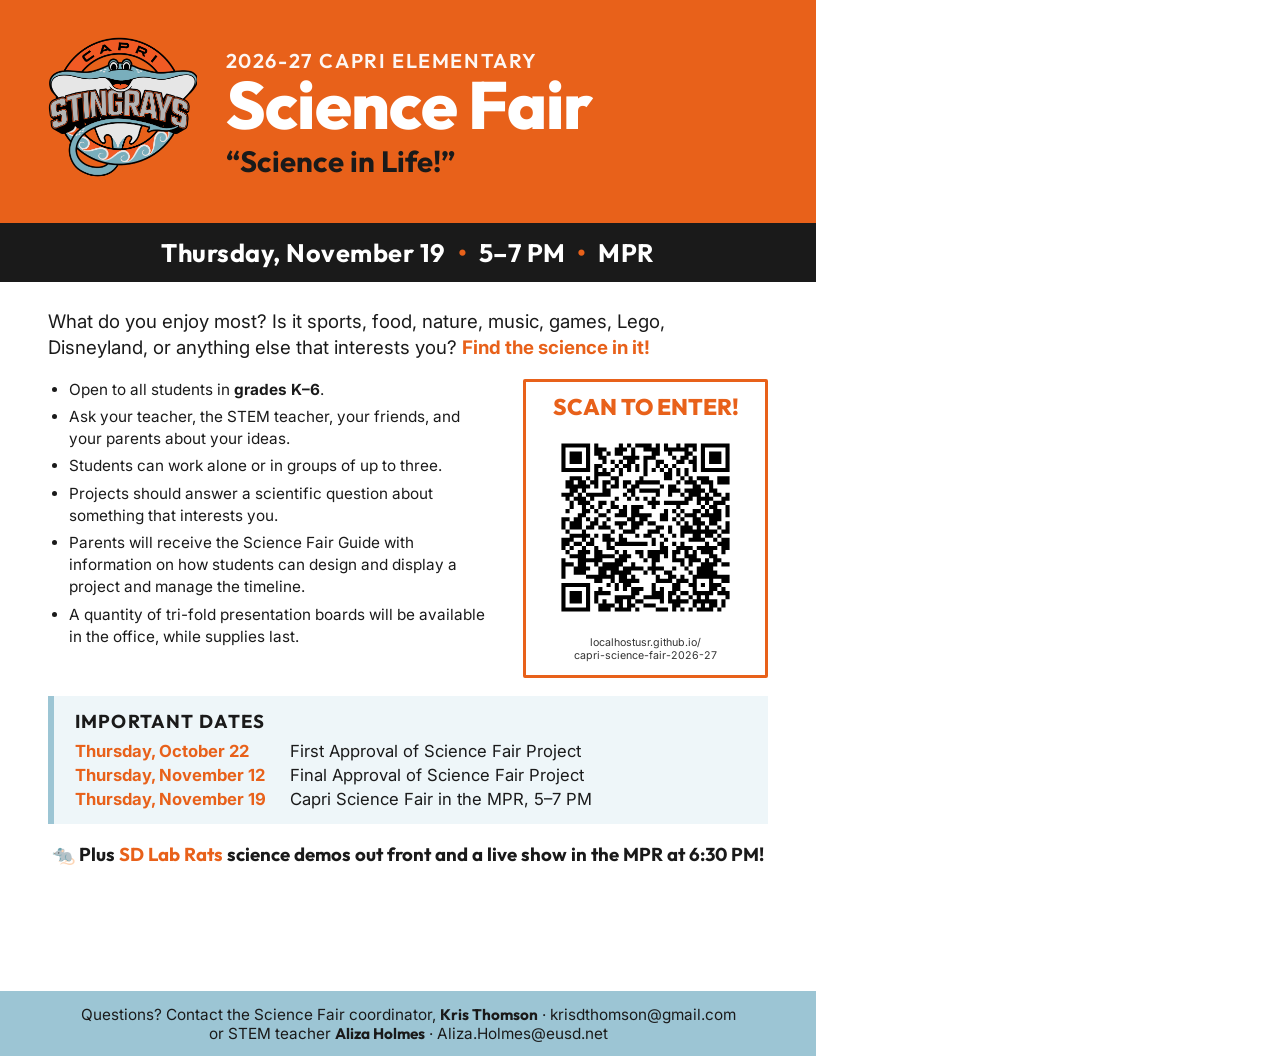
<file: posters/poster-en.html>
<!DOCTYPE html>
<html lang="en">
<head>
<meta charset="UTF-8">
<title>Capri Science Fair 2026-27 Poster</title>
<meta name="robots" content="noindex">
<link href="https://fonts.googleapis.com/css2?family=Outfit:wght@600;700;800&family=Inter:wght@400;600;700&display=swap" rel="stylesheet">
<link rel="stylesheet" href="poster.css">
<script>if (/[?&]size=tabloid/.test(location.search)) document.documentElement.classList.add('tabloid');</script>

</head>
<body>
<div class="poster">
    <div class="band">
        <img src="../logo.png" alt="Capri Stingrays">
        <div>
            <div class="kicker">2026-27 Capri Elementary</div>
            <h1>Science Fair</h1>
            <div class="theme">“Science in Life!”</div>
        </div>
    </div>

    <div class="when">Thursday, November 19<span class="dot">•</span>5–7 PM<span class="dot">•</span>MPR</div>

    <div class="body">
        <p class="hook">What do you enjoy most? Is it sports, food, nature, music, games, Lego, Disneyland, or anything else that interests you? <strong>Find the science in it!</strong></p>

        <div class="cols">
            <ul>
                <li>Open to all students in <strong>grades K–6</strong>.</li>
                <li>Ask your teacher, the STEM teacher, your friends, and your parents about your ideas.</li>
                <li>Students can work alone or in groups of up to three.</li>
                <li>Projects should answer a scientific question about something that interests you.</li>
                <li>Parents will receive the Science Fair Guide with information on how students can design and display a project and manage the timeline.</li>
                <li>A quantity of tri-fold presentation boards will be available in the office, while supplies last.</li>
            </ul>
            <div class="enter">
                <div class="label">Scan to enter!</div>
                <img src="../qr/capri-science-fair-qr.svg" alt="QR code to enter the Capri Science Fair">
                <div class="url">localhostusr.github.io/<br>capri-science-fair-2026-27</div>
            </div>
        </div>

        <div class="dates">
            <h2>Important Dates</h2>
            <table>
                <tr><td class="d">Thursday, October 22</td><td>First Approval of Science Fair Project</td></tr>
                <tr><td class="d">Thursday, November 12</td><td>Final Approval of Science Fair Project</td></tr>
                <tr><td class="d">Thursday, November 19</td><td>Capri Science Fair in the MPR, 5–7 PM</td></tr>
            </table>
        </div>

        <p class="labrats">🐀 Plus <span>SD Lab Rats</span> science demos out front and a live show in the MPR at 6:30 PM!</p>
    </div>

    <div class="foot">Questions? Contact the Science Fair coordinator, <strong>Kris Thomson</strong> · krisdthomson@gmail.com<br>or STEM teacher <strong>Aliza Holmes</strong> · Aliza.Holmes@eusd.net</div>
</div>
</body>
</html>
</file>
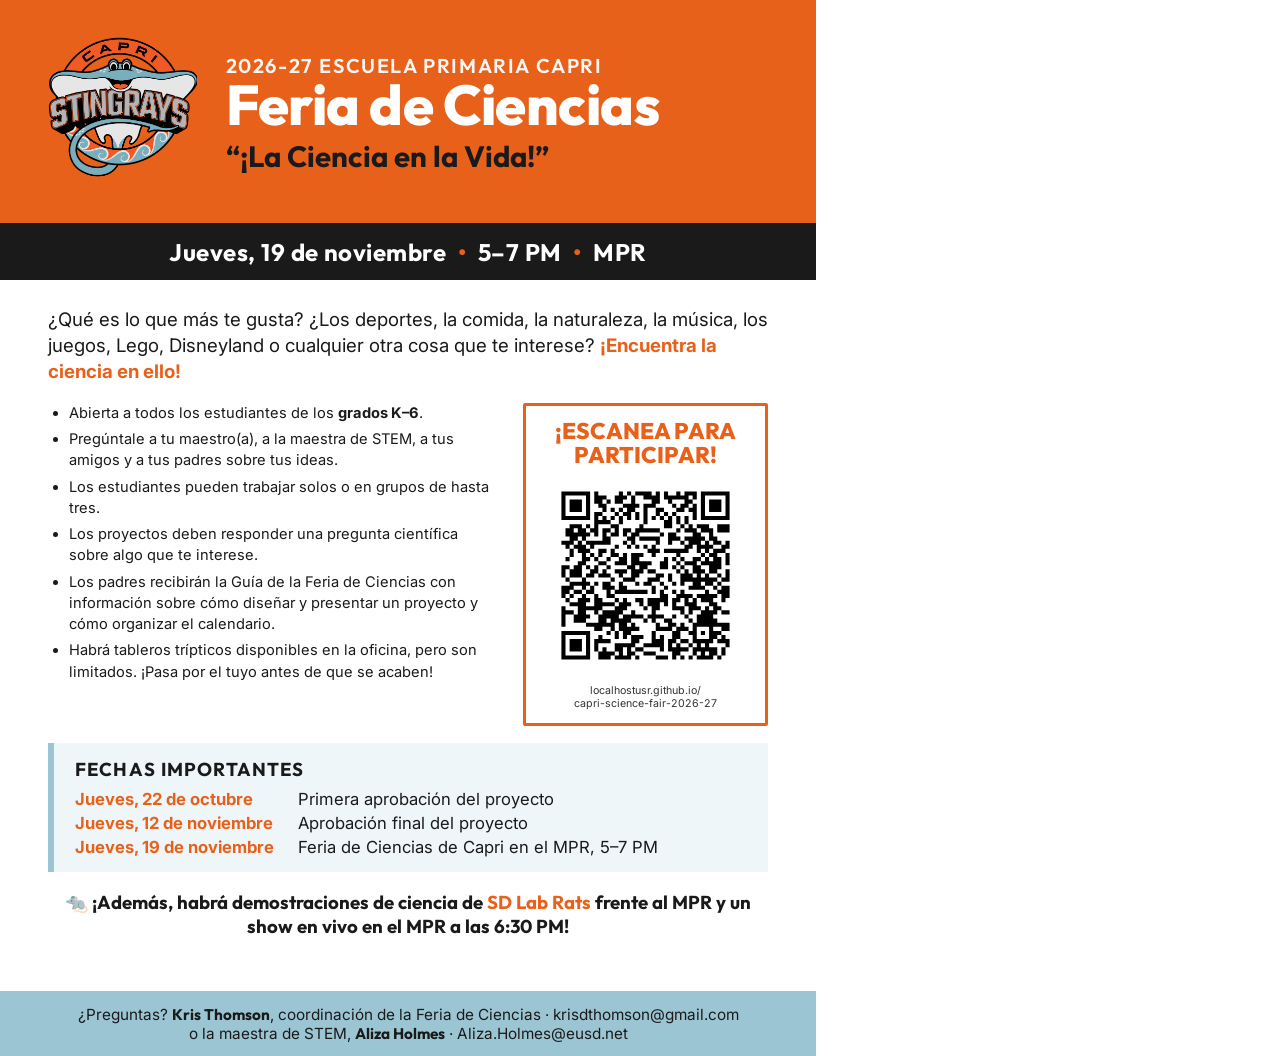
<file: posters/poster-es.html>
<!DOCTYPE html>
<html lang="es">
<head>
<meta charset="UTF-8">
<title>Cartel Feria de Ciencias de Capri 2026-27</title>
<meta name="robots" content="noindex">
<link href="https://fonts.googleapis.com/css2?family=Outfit:wght@600;700;800&family=Inter:wght@400;600;700&display=swap" rel="stylesheet">
<link rel="stylesheet" href="poster.css">
<script>if (/[?&]size=tabloid/.test(location.search)) document.documentElement.classList.add('tabloid');</script>

<style>
    /* Spanish runs longer — trim sizes slightly so everything fits on one page */
    .band h1 { font-size: 42pt; }
    .cols ul { font-size: 11pt; }
    .when { font-size: 18pt; }
</style>
</head>
<body>
<div class="poster">
    <div class="band">
        <img src="../logo.png" alt="Capri Stingrays">
        <div>
            <div class="kicker">2026-27 Escuela Primaria Capri</div>
            <h1>Feria de Ciencias</h1>
            <div class="theme">“¡La Ciencia en la Vida!”</div>
        </div>
    </div>

    <div class="when">Jueves, 19 de noviembre<span class="dot">•</span>5–7 PM<span class="dot">•</span>MPR</div>

    <div class="body">
        <p class="hook">¿Qué es lo que más te gusta? ¿Los deportes, la comida, la naturaleza, la música, los juegos, Lego, Disneyland o cualquier otra cosa que te interese? <strong>¡Encuentra la ciencia en ello!</strong></p>

        <div class="cols">
            <ul>
                <li>Abierta a todos los estudiantes de los <strong>grados K–6</strong>.</li>
                <li>Pregúntale a tu maestro(a), a la maestra de STEM, a tus amigos y a tus padres sobre tus ideas.</li>
                <li>Los estudiantes pueden trabajar solos o en grupos de hasta tres.</li>
                <li>Los proyectos deben responder una pregunta científica sobre algo que te interese.</li>
                <li>Los padres recibirán la Guía de la Feria de Ciencias con información sobre cómo diseñar y presentar un proyecto y cómo organizar el calendario.</li>
                <li>Habrá tableros trípticos disponibles en la oficina, pero son limitados. ¡Pasa por el tuyo antes de que se acaben!</li>
            </ul>
            <div class="enter">
                <div class="label">¡Escanea para participar!</div>
                <img src="../qr/capri-science-fair-qr.svg" alt="Código QR para participar en la Feria de Ciencias de Capri">
                <div class="url">localhostusr.github.io/<br>capri-science-fair-2026-27</div>
            </div>
        </div>

        <div class="dates">
            <h2>Fechas Importantes</h2>
            <table>
                <tr><td class="d">Jueves, 22 de octubre</td><td>Primera aprobación del proyecto</td></tr>
                <tr><td class="d">Jueves, 12 de noviembre</td><td>Aprobación final del proyecto</td></tr>
                <tr><td class="d">Jueves, 19 de noviembre</td><td>Feria de Ciencias de Capri en el MPR, 5–7 PM</td></tr>
            </table>
        </div>

        <p class="labrats">🐀 ¡Además, habrá demostraciones de ciencia de <span>SD Lab Rats</span> frente al MPR y un show en vivo en el MPR a las 6:30 PM!</p>
    </div>

    <div class="foot">¿Preguntas? <strong>Kris Thomson</strong>, coordinación de la Feria de Ciencias · krisdthomson@gmail.com<br>o la maestra de STEM, <strong>Aliza Holmes</strong> · Aliza.Holmes@eusd.net</div>
</div>
</body>
</html>
</file>
<file: style.css>
/* ===== Reset & Base ===== */
*, *::before, *::after {
    box-sizing: border-box;
    margin: 0;
    padding: 0;
}

:root {
    /* Capri Stingrays — matched from school logo */
    --primary: #e8611a;         /* Capri orange (logo ring + lettering) */
    --primary-light: #f27432;   /* Hover/lighter orange */
    --primary-dark: #c85210;    /* Pressed/darker orange */
    --secondary: #9cc5d4;       /* Stingray blue (logo body) */
    --secondary-light: #b5d6e1; /* Lighter stingray blue */
    --secondary-dark: #6a9aad;  /* Darker stingray blue */
    --grey: #8c8c8c;            /* Logo text grey */
    --accent: #f5f5f0;          /* Warm off-white */
    --bg: #fafafa;              /* Clean neutral bg */
    --bg-white: #ffffff;
    --text: #1a1a1a;
    --text-light: #555555;
    --text-muted: #888888;
    --border: #d4d4d4;
    --border-light: #e8e8e8;
    --error: #c4342d;
    --success: #2d7d46;
    --radius: 2px;              /* Sharp corners — minimal radius */
    --shadow: 0 1px 2px rgba(0,0,0,0.04), 0 1px 4px rgba(0,0,0,0.06);
    --shadow-lg: 0 2px 8px rgba(0,0,0,0.06), 0 8px 24px rgba(0,0,0,0.08);
    --shadow-hover: 0 4px 12px rgba(0,0,0,0.08), 0 12px 32px rgba(0,0,0,0.1);
}

html {
    scroll-behavior: smooth;
}

body {
    font-family: 'Inter', -apple-system, BlinkMacSystemFont, 'Segoe UI', sans-serif;
    background: var(--bg);
    color: var(--text);
    line-height: 1.6;
    -webkit-font-smoothing: antialiased;
}

.container {
    max-width: 1100px;
    margin: 0 auto;
    padding: 0 32px;
}

/* ===== Language Toggle ===== */
.lang-toggle {
    position: fixed;
    top: 16px;
    right: 16px;
    z-index: 100;
    display: flex;
    background: var(--bg-white);
    box-shadow: var(--shadow-lg);
    overflow: hidden;
    border: 1px solid var(--border);
}

.lang-btn {
    padding: 8px 20px;
    border: none;
    background: transparent;
    font-family: 'Inter', sans-serif;
    font-size: 13px;
    font-weight: 600;
    color: var(--text);
    cursor: pointer;
    transition: all 0.15s ease;
    text-transform: uppercase;
    letter-spacing: 0.05em;
}

.lang-btn.active {
    background: var(--secondary-dark);
    color: white;
}

.lang-btn:not(.active):hover {
    background: var(--border-light);
}

/* ===== Hero ===== */
.hero {
    background: var(--primary);
    color: white;
    padding: 24px 20px 20px;
    text-align: center;
    position: relative;
    overflow: hidden;
}

/* Geometric accent — diagonal slash of orange */
.hero::before {
    content: '';
    position: absolute;
    top: 0;
    left: 0;
    right: 0;
    height: 4px;
    background: var(--secondary-dark);
}

/* Subtle texture overlay */
.hero::after {
    content: '';
    position: absolute;
    top: 0;
    left: 0;
    right: 0;
    bottom: 0;
    background:
        linear-gradient(180deg, rgba(0,0,0,0.05) 0%, transparent 40%, rgba(0,0,0,0.1) 100%);
    pointer-events: none;
}

.hero-content {
    position: relative;
    z-index: 1;
    max-width: 1200px;
    margin: 0 auto;
    padding: 0 24px;
}

.hero-layout {
    display: flex;
    align-items: center;
    justify-content: space-between;
    gap: 0;
}

.hero-logo-link {
    flex-shrink: 0;
    display: flex;
    align-items: center;
    transition: opacity 0.15s ease;
    text-decoration: none;
    margin: 0 -96px;
}

.hero-logo-link:hover {
    opacity: 0.85;
    animation-play-state: paused;
}

.hero-logo {
    height: auto;
    width: auto;
    max-height: 330px;
    object-fit: contain;
}

.hero-text {
    text-align: center;
    flex: 1;
    padding: 0 32px;
}

/* ===== Logo dance animations ===== */
.hero-logo-link {
    animation: logoDance 6s ease-in-out infinite;
}

.hero-logo-link.hero-logo-right {
    animation: logoDanceRight 7s ease-in-out infinite;
}

/* Invisible stand-in where the PTA logo used to be, so the title stays centered */
.hero-logo-link.hero-logo-spacer {
    visibility: hidden;
    animation: none;
}

@media (max-width: 900px) {
    .hero-logo-spacer { display: none !important; }
}

@keyframes logoDance {
    0%, 100% { transform: rotate(0deg) translateY(0); }
    25% { transform: rotate(-2deg) translateY(-4px); }
    50% { transform: rotate(1deg) translateY(2px); }
    75% { transform: rotate(-1deg) translateY(-2px); }
}

@keyframes logoDanceRight {
    0%, 100% { transform: rotate(0deg) translateY(0); }
    20% { transform: rotate(1.5deg) translateY(-3px); }
    45% { transform: rotate(-2deg) translateY(4px); }
    70% { transform: rotate(1deg) translateY(-2px); }
}

.hero-badge {
    display: inline-block;
    background: rgba(255,255,255,0.1);
    padding: 5px 16px;
    font-size: 12px;
    font-weight: 600;
    letter-spacing: 0.1em;
    text-transform: uppercase;
    margin-bottom: 12px;
    border: 1px solid rgba(255,255,255,0.15);
}

.hero h1 {
    font-family: 'Outfit', sans-serif;
    font-size: clamp(2rem, 6vw, 3.2rem);
    font-weight: 700;
    margin-bottom: 6px;
    letter-spacing: -0.03em;
    line-height: 1.1;
}

.theme {
    font-size: clamp(0.95rem, 2.5vw, 1.15rem);
    font-style: italic;
    opacity: 0.85;
    margin-bottom: 24px;
    font-weight: 400;
}

.event-details {
    display: inline-flex;
    flex-wrap: wrap;
    gap: 1px;
    background: rgba(255,255,255,0.1);
    justify-content: center;
}

.detail {
    display: flex;
    align-items: center;
    justify-content: center;
    gap: 8px;
    background: rgba(255,255,255,0.08);
    padding: 10px 20px;
    font-size: 13px;
    font-weight: 500;
}

.detail-link {
    text-decoration: none;
    color: inherit;
    cursor: pointer;
}

.detail-link:hover {
    text-decoration: underline;
}

.detail-icon {
    font-size: 16px;
}

/* ===== Page Layout: Rail Sidebar + Main ===== */
.page-layout {
    padding: 0;
}

.content-grid {
    display: grid;
    grid-template-columns: 320px 1fr;
    min-height: 80vh;
}

.sidebar {
    position: sticky;
    top: 0;
    align-self: start;
    background: var(--bg-white);
    border-right: 1px solid var(--border-light);
    padding: 16px 0;
}

.info-stack {
    display: flex;
    flex-direction: column;
}

.info-card {
    background: var(--bg-white);
    padding: 16px 20px;
    text-align: left;
    transition: background 0.2s ease;
    position: relative;
    border-bottom: 1px solid var(--border-light);
    border-left: 3px solid transparent;
}

.info-card:hover {
    background: var(--bg);
    border-left-color: var(--primary);
}

.info-icon {
    font-size: 24px;
    margin-bottom: 8px;
}

.info-card h2,
.info-card h3 {
    font-family: 'Outfit', sans-serif;
    color: var(--text);
    margin-bottom: 6px;
    font-size: 0.85rem;
    font-weight: 700;
    text-transform: uppercase;
    letter-spacing: 0.02em;
}

.info-card p {
    color: var(--text-light);
    font-size: 12px;
    line-height: 1.6;
}

.info-card .info-link {
    display: inline-block;
    margin-top: 6px;
    font-size: 12px;
    font-weight: 600;
    color: var(--primary);
    text-decoration: none;
}

.info-card .info-link:hover {
    text-decoration: underline;
}

/* ===== Sidebar Schedule ===== */
/* Sidebar Guide Link */
.sidebar-guide {
    border-bottom: 1px solid var(--border-light);
}

.guide-link {
    display: flex;
    align-items: center;
    gap: 12px;
    padding: 16px 20px;
    text-decoration: none;
    color: var(--text);
    transition: background 0.15s ease;
    border-left: 3px solid var(--primary);
}

.guide-link:hover {
    background: #fff8f0;
}

.guide-icon {
    font-size: 24px;
    flex-shrink: 0;
}

.guide-link strong {
    display: block;
    font-size: 13px;
    color: var(--primary);
    margin-bottom: 2px;
}

.guide-link small {
    font-size: 11px;
    color: var(--text-muted);
    margin-top: 0;
}

.sidebar-schedule {
    margin-top: 0;
    background: var(--bg-white);
    padding: 16px 20px;
    border-bottom: 1px solid var(--border-light);
}

.sidebar-schedule h2,
.sidebar-schedule h3 {
    font-family: 'Outfit', sans-serif;
    color: var(--text);
    font-size: 0.85rem;
    font-weight: 700;
    text-transform: uppercase;
    letter-spacing: 0.08em;
    padding-bottom: 12px;
    border-bottom: 2px solid var(--primary);
    margin-bottom: 16px;
}

.timeline {
    width: 100%;
}

.timeline-item {
    display: flex;
    align-items: center;
    gap: 24px;
    padding: 18px 0;
    border-bottom: 1px solid var(--border-light);
}

.timeline-item:last-child {
    border-bottom: none;
}

.time {
    font-family: 'Outfit', sans-serif;
    font-weight: 700;
    color: var(--primary);
    font-size: 1rem;
    min-width: 90px;
    text-align: right;
}

.event {
    font-size: 14px;
    color: var(--text);
}

/* ===== Form Section ===== */
.main-content {
    min-width: 0;
    padding: 48px 48px 80px 48px;
}

.form-section {
    padding: 0;
    position: relative;
    overflow: visible;
}

.form-section h2 {
    font-family: 'Outfit', sans-serif;
    text-align: center;
    color: var(--text);
    font-size: 1.6rem;
    margin-bottom: 8px;
    font-weight: 700;
    text-transform: uppercase;
    letter-spacing: 0.03em;
}

.form-subtitle {
    text-align: center;
    color: var(--text-light);
    margin-bottom: 28px;
    font-size: 15px;
}

/* Deadline Banner */
.deadline-banner {
    background: var(--primary);
    color: white;
    text-align: center;
    padding: 16px 24px;
    margin-bottom: 32px;
    font-size: 14px;
    font-weight: 500;
    position: relative;
}

.deadline-banner::before {
    content: '';
    position: absolute;
    left: 0;
    top: 0;
    bottom: 0;
    width: 4px;
    background: var(--primary-dark);
}

.deadline-icon {
    margin-right: 4px;
}

.countdown {
    display: block;
    font-size: 12px;
    opacity: 0.85;
    margin-top: 4px;
    text-transform: uppercase;
    letter-spacing: 0.05em;
}

/* Form Closed */
.form-closed {
    text-align: center;
    padding: 60px 20px;
    background: var(--bg-white);
    box-shadow: var(--shadow);
}

.form-closed h3 {
    font-family: 'Outfit', sans-serif;
    color: var(--error);
    font-size: 1.4rem;
    margin-bottom: 12px;
}

/* Success */
.success-message {
    text-align: center;
    padding: 60px 20px;
    background: var(--bg-white);
    box-shadow: var(--shadow);
}

.success-icon {
    font-size: 60px;
    margin-bottom: 16px;
}

.guide-btn {
    display: inline-block;
    padding: 10px 24px;
    background: var(--primary);
    color: white;
    text-decoration: none;
    font-weight: 600;
    font-size: 14px;
    border: 1px solid var(--primary-dark);
    transition: background 0.15s ease;
}

.guide-btn:hover {
    background: var(--primary-dark);
}

/* Printable Confirmation Card */
.success-intro {
    margin-bottom: 24px;
    color: var(--text-light);
    font-size: 14px;
}

.confirmation-card {
    background: var(--bg-white);
    border: 2px solid var(--primary);
    padding: 28px;
    text-align: left;
    max-width: 600px;
    margin: 0 auto 24px;
    box-shadow: var(--shadow);
}

.conf-header {
    display: flex;
    align-items: center;
    gap: 16px;
    border-bottom: 2px solid var(--primary);
    padding-bottom: 16px;
    margin-bottom: 18px;
}

.conf-logo {
    width: 64px;
    height: auto;
    flex-shrink: 0;
}

.conf-header h4 {
    font-family: 'Outfit', sans-serif;
    font-size: 1.1rem;
    font-weight: 700;
    color: var(--primary);
    text-transform: uppercase;
    letter-spacing: 0.03em;
    margin: 0;
}

.conf-tagline {
    font-size: 12px;
    color: var(--text-muted);
    text-transform: uppercase;
    letter-spacing: 0.08em;
    margin: 4px 0 0;
}

.conf-event {
    background: var(--bg);
    padding: 14px 18px;
    margin-bottom: 18px;
    font-size: 14px;
    border-left: 3px solid var(--secondary);
}

.conf-event > div {
    margin: 4px 0;
}

.conf-event strong {
    color: var(--secondary-dark);
    margin-right: 6px;
}

.confirmation-card h5 {
    font-family: 'Outfit', sans-serif;
    font-size: 0.8rem;
    font-weight: 700;
    color: var(--secondary-dark);
    text-transform: uppercase;
    letter-spacing: 0.06em;
    margin: 18px 0 10px;
    padding-bottom: 6px;
    border-bottom: 1px solid var(--border-light);
}

.conf-details {
    display: grid;
    grid-template-columns: 130px 1fr;
    gap: 6px 14px;
    font-size: 13px;
    margin: 0;
}

.conf-details dt {
    font-weight: 600;
    color: var(--text-light);
}

.conf-details dd {
    margin: 0;
    color: var(--text);
    word-break: break-word;
}

.conf-bring,
.conf-schedule {
    margin: 0;
    padding-left: 20px;
    font-size: 13px;
    line-height: 1.7;
    color: var(--text);
}

.conf-schedule {
    list-style: none;
    padding-left: 0;
}

.conf-schedule li {
    padding: 2px 0;
}

.conf-schedule strong {
    color: var(--primary);
    display: inline-block;
    min-width: 70px;
}

.conf-footer {
    margin-top: 20px;
    padding-top: 14px;
    border-top: 1px solid var(--border-light);
    font-size: 12px;
    color: var(--text-muted);
    text-align: center;
}

.success-actions {
    display: flex;
    flex-wrap: wrap;
    gap: 12px;
    justify-content: center;
    margin-top: 8px;
}

.action-btn {
    display: inline-block;
    padding: 12px 24px;
    font-family: 'Outfit', sans-serif;
    font-size: 14px;
    font-weight: 600;
    text-transform: uppercase;
    letter-spacing: 0.04em;
    text-decoration: none;
    border: 1px solid var(--border);
    background: var(--bg-white);
    color: var(--text);
    cursor: pointer;
    transition: all 0.15s ease;
}

.action-btn.primary {
    background: var(--primary);
    color: white;
    border-color: var(--primary-dark);
}

.action-btn.primary:hover {
    background: var(--primary-dark);
}

.action-btn.secondary:hover {
    border-color: var(--secondary);
    color: var(--secondary-dark);
}

.success-message h3 {
    font-family: 'Outfit', sans-serif;
    color: var(--success);
    font-size: 1.4rem;
    margin-bottom: 12px;
}

/* Form Styles */
form {
    background: var(--bg-white);
    padding: 0;
    box-shadow: var(--shadow);
    overflow: visible;
    border: 1px solid var(--border-light);
}

fieldset {
    border: none;
    padding: 32px 32px 24px;
    border-bottom: none;
    position: relative;
}

fieldset::after {
    content: '';
    display: block;
    width: 100%;
    height: 20px;
    margin-top: 20px;
    background-image: url("data:image/svg+xml,%3Csvg viewBox='0 0 400 20' preserveAspectRatio='none' xmlns='http://www.w3.org/2000/svg'%3E%3Cpath d='M0,10 Q10,2 20,10 Q30,18 40,10 Q50,2 60,10 Q70,18 80,10 Q90,2 100,10 Q110,18 120,10 Q130,2 140,10 Q150,18 160,10 Q170,2 180,10 Q190,18 200,10 Q210,2 220,10 Q230,18 240,10 Q250,2 260,10 Q270,18 280,10 Q290,2 300,10 Q310,18 320,10 Q330,2 340,10 Q350,18 360,10 Q370,2 380,10 Q390,18 400,10' fill='none' stroke='%23e8611a' stroke-width='1.8' opacity='0.3'/%3E%3Cpath d='M0,10 Q10,18 20,10 Q30,2 40,10 Q50,18 60,10 Q70,2 80,10 Q90,18 100,10 Q110,2 120,10 Q130,18 140,10 Q150,2 160,10 Q170,18 180,10 Q190,2 200,10 Q210,18 220,10 Q230,2 240,10 Q250,18 260,10 Q270,2 280,10 Q290,18 300,10 Q310,2 320,10 Q330,18 340,10 Q350,2 360,10 Q370,18 380,10 Q390,2 400,10' fill='none' stroke='%239cc5d4' stroke-width='1.8' opacity='0.3'/%3E%3Cg opacity='0.2'%3E%3Cline x1='10' y1='6' x2='10' y2='14' stroke='%23888' stroke-width='1'/%3E%3Ccircle cx='10' cy='6' r='1.2' fill='%23e8611a'/%3E%3Ccircle cx='10' cy='14' r='1.2' fill='%239cc5d4'/%3E%3Cline x1='30' y1='6' x2='30' y2='14' stroke='%23888' stroke-width='1'/%3E%3Ccircle cx='30' cy='14' r='1.2' fill='%23e8611a'/%3E%3Ccircle cx='30' cy='6' r='1.2' fill='%239cc5d4'/%3E%3Cline x1='50' y1='6' x2='50' y2='14' stroke='%23888' stroke-width='1'/%3E%3Ccircle cx='50' cy='6' r='1.2' fill='%23e8611a'/%3E%3Ccircle cx='50' cy='14' r='1.2' fill='%239cc5d4'/%3E%3Cline x1='70' y1='6' x2='70' y2='14' stroke='%23888' stroke-width='1'/%3E%3Ccircle cx='70' cy='14' r='1.2' fill='%23e8611a'/%3E%3Ccircle cx='70' cy='6' r='1.2' fill='%239cc5d4'/%3E%3Cline x1='90' y1='6' x2='90' y2='14' stroke='%23888' stroke-width='1'/%3E%3Ccircle cx='90' cy='6' r='1.2' fill='%23e8611a'/%3E%3Ccircle cx='90' cy='14' r='1.2' fill='%239cc5d4'/%3E%3C/g%3E%3C/svg%3E");
    background-repeat: repeat-x;
    background-size: 200px 20px;
}

fieldset:last-of-type::after {
    display: none;
}

fieldset:last-of-type {
    border-bottom: none;
}

legend {
    font-family: 'Outfit', sans-serif;
    font-size: 0.85rem;
    font-weight: 700;
    color: var(--secondary-dark);
    margin-bottom: 24px;
    display: block;
    width: 100%;
    text-transform: uppercase;
    letter-spacing: 0.08em;
    padding-bottom: 12px;
    border-bottom: 2px solid var(--primary);
}

.form-group {
    margin-bottom: 20px;
}

.form-group:last-child {
    margin-bottom: 0;
}

.form-row {
    display: grid;
    grid-template-columns: 1fr 1fr;
    gap: 16px;
}

label {
    display: block;
    font-size: 13px;
    font-weight: 600;
    color: var(--text);
    margin-bottom: 6px;
}

input[type="text"],
input[type="email"],
input[type="tel"],
textarea,
select {
    width: 100%;
    padding: 11px 14px;
    border: 1px solid var(--border);
    border-radius: var(--radius);
    font-family: 'Inter', sans-serif;
    font-size: 15px;
    color: var(--text);
    background: var(--bg-white);
    transition: border-color 0.15s ease, box-shadow 0.15s ease;
    -webkit-appearance: none;
}

input:focus,
textarea:focus,
select:focus {
    outline: none;
    border-color: var(--secondary);
    box-shadow: 0 0 0 3px rgba(91,125,138,0.1);
}

input.error,
textarea.error,
select.error {
    border-color: var(--error);
    box-shadow: 0 0 0 3px rgba(196, 52, 45, 0.08);
}

.error-text {
    color: var(--error);
    font-size: 12px;
    margin-top: 4px;
    display: none;
}

input.error + .error-text,
textarea.error + .error-text,
select.error + .error-text {
    display: block;
}

small {
    display: block;
    color: var(--text-muted);
    font-size: 12px;
    margin-top: 6px;
}

/* Radio */
.radio-group {
    display: flex;
    gap: 0;
    flex-wrap: wrap;
    border: 1px solid var(--border);
    overflow: hidden;
}

.radio-label {
    display: flex;
    align-items: center;
    gap: 8px;
    font-weight: 400;
    cursor: pointer;
    padding: 11px 16px;
    border: none;
    border-radius: 0;
    transition: all 0.15s ease;
    flex: 1;
    min-width: 140px;
    border-right: 1px solid var(--border);
    margin-bottom: 0;
}

.radio-label:last-child {
    border-right: none;
}

.radio-label:has(input:checked) {
    background: var(--secondary-dark);
    color: white;
}

.radio-label:has(input:checked) span {
    color: white;
}

input[type="radio"] {
    accent-color: var(--primary);
    width: 16px;
    height: 16px;
}

/* Group Members */
.group-note {
    margin-bottom: 16px;
}

.group-note small {
    font-style: italic;
    color: var(--text-muted);
}

.group-member-row {
    border: 1px solid var(--border-light);
    border-left: 3px solid var(--secondary);
    padding: 16px;
    margin-bottom: 12px;
}

.group-member-header {
    display: flex;
    justify-content: space-between;
    align-items: center;
    margin-bottom: 12px;
    font-size: 13px;
    color: var(--secondary-dark);
}

.remove-member-btn {
    background: none;
    border: 1px solid var(--border);
    color: var(--text-muted);
    font-size: 18px;
    width: 28px;
    height: 28px;
    cursor: pointer;
    display: flex;
    align-items: center;
    justify-content: center;
    transition: all 0.15s ease;
}

.remove-member-btn:hover {
    border-color: var(--error);
    color: var(--error);
}

.add-member-btn {
    background: none;
    border: 1px dashed var(--border);
    color: var(--secondary-dark);
    padding: 10px 20px;
    font-family: 'Inter', sans-serif;
    font-size: 13px;
    font-weight: 600;
    cursor: pointer;
    width: 100%;
    transition: all 0.15s ease;
    margin-top: 4px;
}

.add-member-btn:hover {
    border-color: var(--primary);
    color: var(--primary);
    background: #fff8f0;
}

/* Privacy & Consent */
.privacy-fieldset {
    background: #f8f8f6;
}

.privacy-notice {
    display: flex;
    gap: 14px;
    padding: 18px;
    background: var(--bg-white);
    border: 1px solid var(--border-light);
    border-left: 3px solid var(--secondary);
    margin-bottom: 18px;
}

.privacy-icon {
    font-size: 22px;
    flex-shrink: 0;
    margin-top: 1px;
}

.privacy-notice strong {
    display: block;
    font-size: 13px;
    color: var(--secondary-dark);
    margin-bottom: 4px;
    text-transform: uppercase;
    letter-spacing: 0.04em;
}

.privacy-notice p {
    font-size: 12px;
    color: var(--text-light);
    line-height: 1.6;
}

.consent-group {
    margin-top: 4px;
}

.checkbox-label {
    display: flex;
    align-items: flex-start;
    gap: 10px;
    font-size: 13px;
    font-weight: 400;
    color: var(--text);
    cursor: pointer;
    line-height: 1.5;
}

.checkbox-label input[type="checkbox"] {
    width: 18px;
    height: 18px;
    margin-top: 2px;
    accent-color: var(--primary);
    flex-shrink: 0;
}

/* Donate / Support STEM — compact strip */
.donate-strip {
    display: flex;
    align-items: center;
    gap: 12px;
    padding: 12px 32px;
    background: #fafaf6;
    border-top: 1px solid var(--border-light);
}

.donate-label {
    font-size: 12px;
    color: var(--text-muted);
    white-space: nowrap;
    flex-shrink: 0;
}

.donate-links {
    display: flex;
    gap: 8px;
}

.donate-chip {
    display: inline-block;
    padding: 5px 14px;
    font-size: 12px;
    font-weight: 600;
    color: var(--secondary-dark);
    text-decoration: none;
    border: 1px solid var(--border);
    transition: all 0.15s ease;
}

.donate-chip:hover {
    border-color: var(--primary);
    color: var(--primary);
    background: #fff8f0;
}

/* Full-viewport lightning strike */
.lightning-full {
    position: fixed;
    top: 0;
    left: 0;
    width: 100%;
    height: 100%;
    pointer-events: none;
    z-index: 9999;
    opacity: 0;
    visibility: hidden;
}

.lightning-full.struck {
    visibility: visible;
    animation: lightningFullFlash 0.8s ease-out forwards;
}

.lightning-full-svg {
    display: none;
}

.bolt-path {
    stroke-dasharray: 2000;
    stroke-dashoffset: 2000;
}

.lightning-full.struck .bolt-path {
    animation: boltDraw 0.15s linear forwards;
}

.lightning-full.struck .bolt-branch {
    animation: boltDraw 0.1s linear 0.08s forwards;
}

.lightning-full.struck .bolt-outer {
    animation: boltDraw 0.12s linear forwards, boltFlicker 0.5s ease-out 0.12s forwards;
}

.lightning-full.struck .bolt-mid {
    animation: boltDraw 0.12s linear forwards, boltFlicker 0.5s ease-out 0.12s forwards;
}

.lightning-full.struck .bolt-core {
    animation: boltDraw 0.12s linear forwards, boltFlicker 0.5s ease-out 0.12s forwards;
}

@keyframes boltDraw {
    to { stroke-dashoffset: 0; }
}

@keyframes boltFlicker {
    0% { opacity: 1; }
    20% { opacity: 0.2; }
    40% { opacity: 0.8; }
    60% { opacity: 0.1; }
    80% { opacity: 0.5; }
    100% { opacity: 0; }
}

@keyframes lightningFullFlash {
    0% { opacity: 1; background: rgba(0,0,0,0.4); }
    3% { background: rgba(200,200,255,0.25); }
    6% { background: rgba(0,0,0,0.3); }
    9% { background: rgba(180,180,255,0.15); }
    12% { background: rgba(0,0,0,0.2); }
    20% { background: rgba(0,0,0,0.1); }
    50% { opacity: 1; background: transparent; }
    100% { opacity: 0; visibility: hidden; }
}

/* Impact flash at landing point */
.lightning-impact {
    position: absolute;
    bottom: 0;
    width: 100px;
    height: 100px;
    border-radius: 50%;
    background: radial-gradient(circle, rgba(255,255,255,0.9) 0%, rgba(180,180,255,0.5) 25%, rgba(100,100,255,0.2) 50%, transparent 70%);
    opacity: 0;
    transform: translate(-50%, 50%);
}

.lightning-full.struck .lightning-impact {
    animation: impactFlash 0.5s ease-out 0.12s forwards;
}

@keyframes impactFlash {
    0% { opacity: 0; transform: translate(-50%, 50%) scale(0.3); }
    20% { opacity: 1; transform: translate(-50%, 50%) scale(1.5); }
    40% { opacity: 0.3; }
    60% { opacity: 0.7; }
    100% { opacity: 0; transform: translate(-50%, 50%) scale(2); }
}

/* Smoke / smolder after lightning */
/* Smoke is now canvas-rendered — CSS puffs hidden */
.smoke-puff { display: none; }

/* Submit */
.submit-btn {
    display: block;
    width: 100%;
    margin: 0;
    padding: 16px;
    background: var(--primary);
    color: white;
    border: none;
    border-radius: var(--radius);
    font-family: 'Outfit', sans-serif;
    font-size: 1rem;
    font-weight: 600;
    cursor: pointer;
    transition: all 0.15s ease;
    text-transform: uppercase;
    letter-spacing: 0.06em;
}

.submit-btn:hover {
    background: var(--primary-dark);
    box-shadow: 0 4px 16px rgba(224,107,31,0.3);
}

.submit-btn:active {
    transform: translateY(0);
}

.submit-btn:disabled {
    opacity: 0.5;
    cursor: not-allowed;
}

.form-footer {
    text-align: center;
    font-size: 13px;
    color: var(--text-muted);
    padding: 0 32px 32px;
}

/* ===== Footer ===== */
footer {
    background: var(--secondary-dark);
    color: rgba(255,255,255,0.8);
    text-align: center;
    padding: 36px 20px;
    font-size: 13px;
    letter-spacing: 0.02em;
}

footer p + p {
    margin-top: 4px;
    font-size: 12px;
    opacity: 0.6;
}

/* ===== Responsive ===== */
@media (max-width: 900px) {
    .content-grid {
        grid-template-columns: 1fr;
    }

    .sidebar {
        position: static;
        height: auto;
        overflow: visible;
        border-right: none;
        border-bottom: 1px solid var(--border-light);
    }

    .main-content {
        padding: 32px 20px 60px;
    }
}

@media (max-width: 600px) {
    .hero {
        padding: 64px 16px 52px;
    }

    .hero-layout {
        flex-direction: column;
        gap: 16px;
    }

    .hero-logo {
        max-height: 100px;
    }

    .hero-text {
        text-align: center;
        padding: 0 12px;
    }

    .hero-logo-link {
        margin: 0;
    }

    .hero-logo-right {
        display: none;
    }

    .donate-strip {
        flex-direction: column;
        align-items: flex-start;
        gap: 8px;
        padding: 12px 20px;
    }

    .donate-links {
        flex-wrap: wrap;
    }

    .event-details {
        flex-direction: column;
        gap: 1px;
    }

    .detail {
        justify-content: center;
    }

    .info-grid {
        grid-template-columns: 1fr;
    }

    .form-row {
        grid-template-columns: 1fr;
        gap: 0;
    }

    fieldset {
        padding: 24px 20px 16px;
    }

    .submit-btn {
        width: calc(100% - 40px);
        margin: 8px 20px 20px;
    }

    .form-footer {
        padding: 0 20px 20px;
    }

    .radio-group {
        flex-direction: column;
    }

    .radio-label {
        border-right: none;
        border-bottom: 1px solid var(--border);
    }

    .radio-label:last-child {
        border-bottom: none;
    }

    .lang-toggle {
        top: 10px;
        right: 10px;
    }

    .lang-btn {
        padding: 6px 14px;
        font-size: 12px;
    }

    .timeline-item {
        gap: 16px;
    }

    .time {
        min-width: 75px;
        font-size: 0.9rem;
    }
}

/* ===== Animations ===== */
@keyframes fadeInUp {
    from {
        opacity: 0;
        transform: translateY(12px);
    }
    to {
        opacity: 1;
        transform: translateY(0);
    }
}

.info-card {
    animation: fadeInUp 0.4s ease-out both;
}

.info-card:nth-child(2) {
    animation-delay: 0.08s;
}

.info-card:nth-child(3) {
    animation-delay: 0.16s;
}

/* ===== Hero Entrance Animation ===== */

/* All hero elements start invisible */
.hero-anim {
    opacity: 0;
    transform: translateY(20px);
    transition: opacity 0.6s ease, transform 0.6s ease, text-shadow 0.6s ease;
}

.hero-anim.anim-in {
    opacity: 1;
    transform: translateY(0);
}

/* Title — materializes with glow */
.hero-anim-title {
    transform: scale(0.8) translateY(30px);
    filter: blur(8px);
    transition: opacity 0.8s ease, transform 0.8s cubic-bezier(0.16, 1, 0.3, 1), filter 0.8s ease, text-shadow 1s ease;
}

.hero-anim-title.anim-in {
    transform: scale(1) translateY(0);
    filter: blur(0);
    text-shadow: 0 0 40px rgba(255,255,255,0.6), 0 0 80px rgba(156,197,212,0.3), 0 2px 8px rgba(0,0,0,0.15);
}

/* Glow fades out after landing */
.hero-anim-title.anim-in {
    animation: titleGlowFade 2s ease 0.8s forwards;
}

@keyframes titleGlowFade {
    0% { text-shadow: 0 0 40px rgba(255,255,255,0.6), 0 0 80px rgba(156,197,212,0.3), 0 2px 8px rgba(0,0,0,0.15); }
    100% { text-shadow: 0 2px 8px rgba(0,0,0,0.15); }
}

/* Badge slides down from above */
.hero-anim-badge {
    transform: translateY(-20px);
}

/* Theme fades in with slight scale */
.hero-anim-theme {
    transform: translateY(10px) scale(0.95);
    transition: opacity 0.7s ease, transform 0.7s ease;
}

.hero-anim-theme.anim-in {
    transform: translateY(0) scale(1);
}

/* Details pop in with a slight bounce */
.hero-anim-detail-1,
.hero-anim-detail-2,
.hero-anim-detail-3 {
    transform: scale(0.5) translateY(15px);
    transition: opacity 0.4s ease, transform 0.4s cubic-bezier(0.34, 1.56, 0.64, 1);
}

.hero-anim-detail-1.anim-in,
.hero-anim-detail-2.anim-in,
.hero-anim-detail-3.anim-in {
    transform: scale(1) translateY(0);
}

/* Logos slide in from the sides */
.hero-anim-logo-left {
    transform: translateX(-80px) scale(0.8);
    transition: opacity 0.8s ease, transform 0.8s cubic-bezier(0.16, 1, 0.3, 1) !important;
}

.hero-anim-logo-left.anim-in {
    transform: translateX(0) scale(1);
}

.hero-anim-logo-right {
    transform: translateX(80px) scale(0.8);
    transition: opacity 0.8s ease, transform 0.8s cubic-bezier(0.16, 1, 0.3, 1) !important;
}

.hero-anim-logo-right.anim-in {
    transform: translateX(0) scale(1);
}

/* Flash explosion */
.hero-flash {
    position: absolute;
    top: 50%;
    left: 50%;
    width: 0;
    height: 0;
    border-radius: 50%;
    background: radial-gradient(circle, rgba(255,255,255,0.9) 0%, rgba(156,197,212,0.4) 40%, transparent 70%);
    transform: translate(-50%, -50%);
    z-index: 2;
    pointer-events: none;
    opacity: 0;
}

.hero-flash.flash-active {
    animation: flashBoom 1s ease-out forwards;
}

@keyframes flashBoom {
    0% { width: 0; height: 0; opacity: 1; }
    30% { width: 600px; height: 600px; opacity: 0.8; }
    100% { width: 1200px; height: 1200px; opacity: 0; }
}

/* Sparks */
.sparks-container {
    position: absolute;
    top: 50%;
    left: 50%;
    z-index: 3;
    pointer-events: none;
}

.spark {
    position: absolute;
    border-radius: 50%;
    opacity: 0;
}

.sparks-active .spark {
    animation: sparkFly 0.8s ease-out forwards;
}

@keyframes sparkFly {
    0% { transform: translate(0, 0) scale(1); opacity: 1; }
    70% { opacity: 0.8; }
    100% { transform: translate(var(--tx), var(--ty)) scale(0); opacity: 0; }
}

/* ===== Science-Themed Elements ===== */

/* Floating particles in hero */
.science-particles {
    position: absolute;
    top: 0;
    left: 0;
    right: 0;
    bottom: 0;
    pointer-events: none;
    z-index: 0;
    overflow: hidden;
}

.particle {
    position: absolute;
    border-radius: 50%;
}

/* Particle shapes */
.atom {
    background: rgba(156,197,212,0.55);
    box-shadow: 0 0 0 3px rgba(156,197,212,0.2), 0 0 0 7px rgba(156,197,212,0.08);
}

.molecule {
    background: rgba(255,255,255,0.45);
    box-shadow: 14px -6px 0 rgba(255,255,255,0.32), 8px 12px 0 rgba(255,255,255,0.25);
}

.molecule::before {
    content: '';
    position: absolute;
    top: 3px; left: 3px;
    width: 12px; height: 1px;
    background: rgba(255,255,255,0.2);
    transform: rotate(-25deg);
    transform-origin: left center;
}

.molecule::after {
    content: '';
    position: absolute;
    top: 3px; left: 3px;
    width: 10px; height: 1px;
    background: rgba(255,255,255,0.17);
    transform: rotate(65deg);
    transform-origin: left center;
}

/* Hexagon — benzene ring shape */
.hexagon {
    width: 14px;
    height: 14px;
    background: transparent;
    border: 1.5px solid rgba(255,255,255,0.35);
    border-radius: 2px;
    transform: rotate(30deg);
}

/* === SLOW particles (18-25s) — large, lazy drift === */
.p-slow-1 { width: 14px; height: 14px; top: 15%; left: 5%; animation: floatA 22s ease-in-out infinite; }
.p-slow-2 { width: 10px; height: 10px; top: 55%; right: 8%; animation: floatB 25s ease-in-out infinite; }
.p-slow-3 { width: 12px; height: 12px; bottom: 20%; left: 12%; animation: floatC 20s ease-in-out infinite; }
.p-slow-4 { width: 6px; height: 6px; top: 30%; right: 15%; animation: floatA 24s ease-in-out infinite reverse; }
.p-slow-5 { width: 5px; height: 5px; bottom: 35%; left: 22%; animation: floatB 21s ease-in-out infinite; }
.p-slow-6 { width: 8px; height: 8px; top: 70%; left: 8%; animation: floatC 23s ease-in-out infinite reverse; }
.p-slow-7 { top: 40%; right: 5%; animation: floatA 19s ease-in-out infinite; }
.p-slow-8 { width: 5px; height: 5px; bottom: 10%; right: 20%; animation: floatB 24s ease-in-out infinite reverse; }
.p-slow-9 { width: 9px; height: 9px; top: 80%; right: 30%; animation: floatC 22s ease-in-out infinite; }

/* === MEDIUM particles (12-16s) — mid-size, moderate drift === */
.p-med-1 { width: 10px; height: 10px; top: 25%; left: 18%; animation: floatB 14s ease-in-out infinite; }
.p-med-2 { width: 5px; height: 5px; top: 45%; right: 22%; animation: floatC 13s ease-in-out infinite reverse; }
.p-med-3 { width: 8px; height: 8px; bottom: 30%; right: 10%; animation: floatA 15s ease-in-out infinite; }
.p-med-4 { top: 60%; left: 28%; animation: floatB 12s ease-in-out infinite reverse; }
.p-med-5 { width: 4px; height: 4px; top: 18%; right: 30%; animation: floatC 16s ease-in-out infinite; }
.p-med-6 { width: 7px; height: 7px; bottom: 45%; left: 6%; animation: floatA 14s ease-in-out infinite reverse; }
.p-med-7 { width: 5px; height: 5px; top: 75%; right: 15%; animation: floatB 13s ease-in-out infinite; }
.p-med-8 { width: 11px; height: 11px; bottom: 15%; left: 30%; animation: floatC 15s ease-in-out infinite reverse; }
.p-med-9 { top: 35%; left: 35%; animation: floatA 12s ease-in-out infinite; }

/* === FAST particles (7-10s) — small, gentle quick movement === */
.p-fast-1 { width: 6px; height: 6px; top: 20%; left: 25%; animation: floatC 9s ease-in-out infinite; }
.p-fast-2 { width: 4px; height: 4px; top: 50%; right: 18%; animation: floatA 8s ease-in-out infinite reverse; }
.p-fast-3 { width: 7px; height: 7px; bottom: 25%; left: 15%; animation: floatB 10s ease-in-out infinite; }
.p-fast-4 { width: 5px; height: 5px; top: 65%; right: 25%; animation: floatC 7s ease-in-out infinite reverse; }
.p-fast-5 { width: 3px; height: 3px; top: 35%; left: 10%; animation: floatA 9s ease-in-out infinite; }
.p-fast-6 { top: 50%; left: 20%; animation: floatB 8s ease-in-out infinite reverse; }
.p-fast-7 { width: 5px; height: 5px; bottom: 40%; right: 5%; animation: floatC 10s ease-in-out infinite; }
.p-fast-8 { width: 4px; height: 4px; top: 10%; right: 35%; animation: floatA 7s ease-in-out infinite reverse; }
.p-fast-9 { width: 6px; height: 6px; bottom: 50%; left: 32%; animation: floatB 9s ease-in-out infinite; }

/* Float animations — 3 distinct paths */
@keyframes floatA {
    0%, 100% { transform: translate(0, 0) rotate(0deg); }
    25% { transform: translate(15px, -20px) rotate(90deg); }
    50% { transform: translate(-10px, -35px) rotate(180deg); }
    75% { transform: translate(20px, -15px) rotate(270deg); }
}

@keyframes floatB {
    0%, 100% { transform: translate(0, 0) rotate(0deg); }
    33% { transform: translate(-20px, 15px) rotate(120deg); }
    66% { transform: translate(10px, -20px) rotate(240deg); }
}

@keyframes floatC {
    0%, 100% { transform: translate(0, 0) rotate(0deg); opacity: 0.45; }
    25% { transform: translate(18px, -12px) rotate(60deg); opacity: 0.75; }
    50% { transform: translate(-8px, -28px) rotate(180deg); opacity: 0.55; }
    75% { transform: translate(12px, 8px) rotate(300deg); opacity: 0.65; }
}

/* Wider drift path used by the generated particles (script.js addHeroParticles) */
@keyframes floatD {
    0%, 100% { transform: translate(0, 0) rotate(0deg); }
    20% { transform: translate(40px, -25px) rotate(70deg); }
    45% { transform: translate(-30px, -55px) rotate(160deg); }
    70% { transform: translate(35px, -30px) rotate(250deg); }
    85% { transform: translate(-15px, 10px) rotate(320deg); }
}

/* Large Erlenmeyer flask behind form header */
#form-header {
    position: relative;
    z-index: 1;
    overflow: visible;
    padding-top: 24px;
    padding-bottom: 12px;
}

.flask-bg {
    position: absolute;
    top: -93px;
    left: 50%;
    transform: translateX(-50%);
    width: 420px;
    height: 380px;
    z-index: 0;
    pointer-events: none;
}

.flask-svg {
    width: 100%;
    height: 100%;
}

#form-header h2,
#form-header .form-subtitle {
    position: relative;
    z-index: 1;
}

/* Flask bubble animations */
.flask-bubble {
    animation: flaskBubble 3s ease-in infinite;
}

.flask-b1 { animation-delay: 0s; }
.flask-b2 { animation-delay: 0.6s; }
.flask-b3 { animation-delay: 1.2s; }
.flask-b4 { animation-delay: 1.8s; }
.flask-b5 { animation-delay: 2.4s; }

@keyframes flaskBubble {
    0% { transform: translateY(0) scale(1); opacity: 0.1; }
    40% { opacity: 0.15; }
    100% { transform: translateY(-60px) scale(0.3); opacity: 0; }
}

/* Steam rising from flask */
.flask-steam {
    animation: steamRise 4s ease-in-out infinite;
}

.steam-1 { animation-delay: 0s; }
.steam-2 { animation-delay: 1.3s; }
.steam-3 { animation-delay: 2.6s; }

@keyframes steamRise {
    0% { transform: translateY(0); opacity: 0; }
    20% { opacity: 0.12; }
    100% { transform: translateY(-20px); opacity: 0; }
}

/* DNA helix divider — SVG-based repeating pattern */
.dna-divider {
    width: 100%;
    height: 28px;
    overflow: hidden;
    padding: 0 8px;
}

.dna-divider svg {
    width: 100%;
    height: 100%;
}

/* Molecule chain border on form — SVG top border */
.form-dna-border {
    width: 100%;
    height: 32px;
    overflow: hidden;
    margin-bottom: -1px;
}

.form-dna-border svg {
    width: 100%;
    height: 100%;
}

/* Orbital electrons on submit button — 4 orbiting dots */
.submit-orbit-wrap {
    position: relative;
    margin: 8px 32px 32px;
}

.submit-btn {
    position: relative;
    width: 100%;
}

.orbit-dot {
    position: absolute;
    width: 8px;
    height: 8px;
    border-radius: 50%;
    z-index: 10;
    pointer-events: none;
}

.orbit-dot-1 {
    background: var(--secondary);
    box-shadow: 0 0 8px rgba(156,197,212,0.7);
    animation: orbit1 3s linear infinite;
}

.orbit-dot-2 {
    background: var(--primary-light);
    width: 6px;
    height: 6px;
    box-shadow: 0 0 8px rgba(232,97,26,0.6);
    animation: orbit2 4s linear infinite;
}

.orbit-dot-3 {
    background: #ffffff;
    width: 5px;
    height: 5px;
    box-shadow: 0 0 6px rgba(255,255,255,0.5);
    animation: orbit3 3.5s linear infinite;
}

.orbit-dot-4 {
    background: var(--secondary-light);
    width: 7px;
    height: 7px;
    box-shadow: 0 0 8px rgba(156,197,212,0.5);
    animation: orbit4 5s linear infinite;
}

@keyframes orbit1 {
    0% { top: -4px; left: 20%; }
    25% { top: 50%; left: calc(100% + 6px); }
    50% { top: calc(100% + 4px); left: 70%; }
    75% { top: 50%; left: -8px; }
    100% { top: -4px; left: 20%; }
}

@keyframes orbit2 {
    0% { top: calc(100% + 4px); left: 60%; }
    25% { top: 50%; left: -8px; }
    50% { top: -4px; left: 40%; }
    75% { top: 50%; left: calc(100% + 6px); }
    100% { top: calc(100% + 4px); left: 60%; }
}

@keyframes orbit3 {
    0% { top: 50%; left: calc(100% + 6px); }
    25% { top: -4px; left: 50%; }
    50% { top: 50%; left: -8px; }
    75% { top: calc(100% + 4px); left: 30%; }
    100% { top: 50%; left: calc(100% + 6px); }
}

@keyframes orbit4 {
    0% { top: -4px; left: 80%; }
    25% { top: 50%; left: -8px; }
    50% { top: calc(100% + 4px); left: 20%; }
    75% { top: 50%; left: calc(100% + 6px); }
    100% { top: -4px; left: 80%; }
}

/* Science watermark background pattern on main content */
.main-content {
    background-color: var(--bg);
    background-image: url("data:image/svg+xml,%3Csvg xmlns='http://www.w3.org/2000/svg' width='120' height='120' viewBox='0 0 120 120'%3E%3C!-- atom --%3E%3Ccircle cx='30' cy='30' r='3' fill='%239cc5d4' opacity='0.06'/%3E%3Cellipse cx='30' cy='30' rx='12' ry='6' fill='none' stroke='%239cc5d4' stroke-width='0.5' opacity='0.05'/%3E%3Cellipse cx='30' cy='30' rx='6' ry='12' fill='none' stroke='%239cc5d4' stroke-width='0.5' opacity='0.05'/%3E%3C!-- beaker --%3E%3Cpath d='M85,75 L85,90 L75,95 L75,75' fill='none' stroke='%23e8611a' stroke-width='0.5' opacity='0.05'/%3E%3Cline x1='73' y1='75' x2='87' y2='75' stroke='%23e8611a' stroke-width='0.5' opacity='0.05'/%3E%3C!-- molecule --%3E%3Ccircle cx='90' cy='25' r='2' fill='%239cc5d4' opacity='0.05'/%3E%3Ccircle cx='100' cy='18' r='2' fill='%23e8611a' opacity='0.04'/%3E%3Cline x1='90' y1='25' x2='100' y2='18' stroke='%239cc5d4' stroke-width='0.5' opacity='0.04'/%3E%3C/svg%3E");
}

/* Sine wave SVG border on footer */
.footer-wave {
    width: 100%;
    height: 16px;
    display: block;
    margin-bottom: -1px;
    position: relative;
    z-index: 1;
}

/* ===== Test-tube progress meter (sticky on top of the form) ===== */
.tube-meter {
    position: sticky;
    top: 58px;                   /* pins just below the fixed language toggle so it never covers the label */
    z-index: 50;                 /* below the fixed language toggle (100) */
    display: flex;
    align-items: center;
    gap: 18px;
    margin: 0 0 16px;
    padding: 10px 18px;
    background: var(--bg-white);
    border: 1px solid var(--border-light);
    border-radius: 2px;
    box-shadow: 0 2px 8px rgba(0, 0, 0, 0.06);
}

/* Tube stretches across the whole bar; label sits on the right */
.tube {
    flex: 1 1 auto;
    min-width: 0;
    display: flex;
    align-items: center;
}

/* Rubber stopper in Capri orange */
.tube-stopper {
    flex: 0 0 auto;
    width: 14px;
    height: 28px;
    margin-right: -2px;
    position: relative;
    z-index: 1;
    border-radius: 3px 2px 2px 3px;
    background: linear-gradient(180deg, #f2894f 0%, var(--primary) 50%, #c24f12 100%);
    box-shadow: inset -2px 0 0 rgba(0, 0, 0, 0.18);
}

/* Glass body: open on the stopper side, rounded bottom on the right */
.tube-glass {
    position: relative;
    flex: 1 1 auto;
    height: 22px;
    overflow: hidden;
    border: 2px solid rgba(26, 26, 26, 0.32);
    border-left: none;
    border-radius: 0 13px 13px 0;
    background: linear-gradient(180deg, #ffffff 0%, #eef6f9 100%);
}

.tube-liquid {
    position: absolute;
    top: 0;
    bottom: 0;
    left: 0;
    width: 0;
    overflow: hidden;
    background: linear-gradient(180deg, #c3e0ea 0%, var(--secondary) 45%, #7fb0c3 100%);
    transition: width 0.6s cubic-bezier(0.34, 1.56, 0.64, 1);
}

/* Meniscus highlight on the liquid's leading edge */
.tube-liquid::after {
    content: '';
    position: absolute;
    top: 0;
    bottom: 0;
    right: 0;
    width: 3px;
    background: rgba(255, 255, 255, 0.55);
}

/* Measurement marks every 10% along the top edge */
.tube-ticks {
    position: absolute;
    top: 0;
    left: 0;
    right: 0;
    height: 6px;
    pointer-events: none;
    background: repeating-linear-gradient(90deg,
        transparent 0, transparent calc(10% - 1px),
        rgba(26, 26, 26, 0.22) calc(10% - 1px), rgba(26, 26, 26, 0.22) 10%);
}

/* Glass shine */
.tube-shine {
    position: absolute;
    top: 3px;
    left: 4px;
    right: 14px;
    height: 3px;
    border-radius: 2px;
    background: rgba(255, 255, 255, 0.75);
    pointer-events: none;
}

/* Bubbles rise up through the liquid while the form is in progress */
.tube-bubble {
    position: absolute;
    bottom: -6px;
    border-radius: 50%;
    background: rgba(255, 255, 255, 0.85);
    opacity: 0;
}

.tube-b1 { left: 12%; width: 5px; height: 5px; }
.tube-b2 { left: 38%; width: 4px; height: 4px; animation-delay: 0.5s !important; }
.tube-b3 { left: 63%; width: 6px; height: 6px; animation-delay: 1s !important; }
.tube-b4 { left: 86%; width: 3px; height: 3px; animation-delay: 1.4s !important; }

.tube-meter.tube-active .tube-bubble {
    animation: tubeRise 1.8s ease-in infinite;
}

@keyframes tubeRise {
    0% { transform: translateY(0); opacity: 0; }
    25% { opacity: 0.9; }
    100% { transform: translateY(-24px); opacity: 0; }
}

.tube-label {
    flex: 0 0 auto;
    font-family: 'Outfit', sans-serif;
    font-size: 14px;
    font-weight: 600;
    color: var(--text);
    white-space: nowrap;
}

/* Full tube: liquid turns Capri orange and foams over */
.tube-meter.tube-full .tube-liquid {
    background: linear-gradient(180deg, #f2894f 0%, var(--primary) 50%, #c24f12 100%);
}
.tube-meter.tube-full .tube-bubble { animation: tubeRise 1.2s ease-in infinite; }
.tube-meter.tube-full .tube-label { color: var(--primary); }
.tube-meter.tube-full { animation: tubeFoam 0.6s ease-out; }

@keyframes tubeFoam {
    0% { box-shadow: 0 0 0 0 rgba(232, 97, 26, 0.5); }
    100% { box-shadow: 0 0 0 14px rgba(232, 97, 26, 0); }
}

/* Big flask liquid rises with the meter */
#flask-liquid {
    transition: transform 0.6s cubic-bezier(0.34, 1.56, 0.64, 1);
}

@media (max-width: 600px) {
    .tube-meter { top: 50px; }   /* mobile toggle sits at top: 10px */
    /* 420px flask overflowed 375px phones (sideways scroll) — scale it to fit */
    .flask-bg { width: 320px; height: 290px; top: -71px; }
    .tube-label { font-size: 13px; }
    .tube-label .tube-long { display: none; }   /* "38%" instead of "Experiment 38% complete" */
    .tube-label .tube-next {                    /* keep the hint short so the tube keeps its room */
        display: inline-block;
        max-width: 110px;
        overflow: hidden;
        text-overflow: ellipsis;
        vertical-align: bottom;
    }
    .tube-meter { gap: 12px; padding: 8px 12px; }
}

/* ===== Mystery question ticker (hero) ===== */
.hero-question {
    position: relative;
    z-index: 1;
    min-height: 1.6em;
    margin: 6px 0 14px;
    font-family: 'Outfit', sans-serif;
    font-size: 17px;
    font-weight: 500;
    color: rgba(255, 255, 255, 0.92);
    letter-spacing: 0.01em;
}

.hq-caret {
    display: inline-block;
    width: 2px;
    height: 1em;
    margin-left: 3px;
    vertical-align: -0.12em;
    background: rgba(255, 255, 255, 0.85);
    animation: hqBlink 1s steps(1) infinite;
}

@keyframes hqBlink { 50% { opacity: 0; } }

@media (max-width: 600px) {
    .hero-question { font-size: 15px; margin: 4px 0 10px; min-height: 2.6em; }  /* room for 2 lines so the hero doesn't jump */
}

/* ===== Rocket countdown (deadline banner) ===== */
.rocket-track {
    position: relative;
    display: block;
    max-width: 640px;
    height: 68px;
    margin: 10px auto 0;
}

.rocket-track::before {          /* dotted flight path */
    content: '';
    position: absolute;
    left: 0;
    right: 54px;
    top: 50%;
    border-top: 4px dotted rgba(255, 255, 255, 0.6);
}

.rocket-trail {                  /* glowing trail behind the rocket */
    position: absolute;
    left: 0;
    top: calc(50% - 5px);
    height: 10px;
    width: 0;
    border-radius: 5px;
    background: linear-gradient(90deg, rgba(255, 255, 255, 0), rgba(255, 230, 150, 0.9));
}

.rocket {
    position: absolute;
    top: 50%;
    left: 0;
    font-size: 60px;
    line-height: 1;
    transform: translate(-50%, -50%) rotate(45deg);   /* emoji points up-right; tilt to point right */
    animation: rocketHover 1.6s ease-in-out infinite;
}

@keyframes rocketHover {
    0%, 100% { margin-top: 0; }
    50% { margin-top: -6px; }
}

.rocket-goal {
    position: absolute;
    right: 0;
    top: 50%;
    transform: translateY(-50%);
    font-size: 44px;
}

/* Phones: smaller rocket (must come after the base rocket rules to win) */
@media (max-width: 600px) {
    .rocket-track { height: 52px; }
    .rocket-track::before { right: 40px; }
    .rocket { font-size: 44px; }
    .rocket-goal { font-size: 32px; }
}

/* ===== Catch-an-atom easter egg ===== */
.science-particles .particle.atom {
    transition: opacity 0.25s ease, transform 0.25s ease, scale 0.35s ease, background 0.35s ease, box-shadow 0.35s ease;
}

/* Hints: an atom "winks" now and then; near the mouse it glows and the cursor becomes a crosshair */
.science-particles .particle.atom.wink { scale: 1.9; background: rgba(255,255,255,0.95); box-shadow: 0 0 0 3px rgba(255,255,255,0.45), 0 0 16px 4px rgba(156,197,212,0.9); }
.science-particles .particle.atom.near { scale: 1.5; background: rgba(255,255,255,0.9); box-shadow: 0 0 0 3px rgba(255,255,255,0.4), 0 0 12px 3px rgba(156,197,212,0.8); }
.hero.atom-aim { cursor: crosshair; }

.science-particles .particle.caught {
    opacity: 0 !important;
    transform: scale(2.2) !important;
}

.atom-pop {
    position: fixed;
    width: 0;
    height: 0;
    pointer-events: none;
    z-index: 300;
}

.atom-pop span {
    position: absolute;
    width: 5px;
    height: 5px;
    margin: -2.5px 0 0 -2.5px;
    border-radius: 50%;
    background: #fff;
    box-shadow: 0 0 6px #9cc5d4;
    animation: atomPop 0.6s ease-out forwards;
}

@keyframes atomPop {
    0% { transform: translate(0, 0) scale(1); opacity: 1; }
    100% { transform: translate(var(--tx), var(--ty)) scale(0.3); opacity: 0; }
}

.atom-toast {
    position: fixed;
    left: 50%;
    bottom: 24px;
    z-index: 300;
    max-width: min(92vw, 520px);
    padding: 10px 18px;
    border-radius: 2px;
    background: #1a1a1a;
    color: #fff;
    font-family: 'Outfit', sans-serif;
    font-size: 15px;
    font-weight: 600;
    text-align: center;
    box-shadow: 0 6px 24px rgba(0, 0, 0, 0.25);
    opacity: 0;
    transform: translate(-50%, 20px);
    pointer-events: none;
    transition: opacity 0.25s ease, transform 0.25s ease;
}

.atom-toast.show { opacity: 1; transform: translate(-50%, 0); }
.atom-toast.atom-toast-big { background: var(--primary); font-size: 16px; padding: 14px 22px; }

/* Make the tube meter feel tappable (tapping jumps to the next missing field) */
.tube-meter { cursor: pointer; }
.tube-next { font-weight: 500; opacity: 0.75; }
.tube-meter.tube-full { cursor: default; }

/* ===== Draft restored banner ===== */
.draft-banner {
    display: flex;
    align-items: center;
    justify-content: space-between;
    gap: 12px;
    margin: 0 0 14px;
    padding: 10px 14px;
    border: 1px solid #b9d7e2;
    border-left: 4px solid var(--secondary);
    border-radius: 2px;
    background: #eef6f9;
    font-size: 14px;
}
.draft-banner[hidden] { display: none; }
.draft-reset {
    flex: 0 0 auto;
    padding: 6px 12px;
    border: 1px solid var(--text);
    border-radius: 2px;
    background: #fff;
    font: 600 13px 'Outfit', sans-serif;
    cursor: pointer;
}
.draft-reset:hover { background: var(--text); color: #fff; }

/* ===== Share the fair ===== */
.sidebar-share {
    padding: 12px 20px 16px;
    background: var(--bg-white);
    border-bottom: 1px solid var(--border-light);
}
.share-btn {
    width: 100%;
    padding: 10px 12px;
    border: 2px solid var(--primary);
    border-radius: 2px;
    background: #fff;
    color: var(--primary);
    font: 700 13px 'Outfit', sans-serif;
    text-align: center;
    cursor: pointer;
    transition: background 0.15s ease, color 0.15s ease;
}
.share-btn:hover, .share-btn:focus-visible { background: var(--primary); color: #fff; }

/* ===== Native scroll reveal (replaces the old AOS script) =====
   Browsers without scroll-driven animations simply show the content. */
@supports (animation-timeline: view()) {
    @media (prefers-reduced-motion: no-preference) {
        .reveal {
            animation: revealUp linear both;
            animation-timeline: view();
            animation-range: entry 0% entry 60%;
        }
    }
}
@keyframes revealUp {
    from { opacity: 0; transform: translateY(28px); }
    to { opacity: 1; transform: none; }
}

/* ===== Smooth page-to-page transitions (cross-document View Transitions) ===== */
@media (prefers-reduced-motion: no-preference) {
    @view-transition { navigation: auto; }
}

/* Balanced line breaks for headings */
h1, h2, h3, .form-subtitle, .hero-question { text-wrap: balance; }

/* ===== Volcano eruption on submit ===== */
.volcano-layer {
    position: fixed;
    inset: 0;
    overflow: hidden;
    pointer-events: none;
    z-index: 200;
}

.volcano-lava {
    position: absolute;
    width: 160px;
    height: 160px;
    margin-left: -80px;
    border-radius: 50%;
    background: radial-gradient(circle, rgba(232, 97, 26, 0.9) 0%, rgba(232, 97, 26, 0.35) 45%, rgba(232, 97, 26, 0) 70%);
    animation: lavaBurst 0.8s ease-out forwards;
}

@keyframes lavaBurst {
    0% { transform: scale(0.2) translateY(0); opacity: 1; }
    100% { transform: scale(2.4) translateY(-60px); opacity: 0; }
}

.volcano-bit {
    position: absolute;
    border-radius: 50%;
    animation: volcanoFly 0.9s cubic-bezier(0.2, 0.7, 0.4, 1) forwards;
}

/* Molecule bits get a little bond line */
.volcano-bit.molecule::after {
    content: '';
    position: absolute;
    left: 100%;
    top: 50%;
    width: 8px;
    height: 2px;
    background: currentColor;
}

@keyframes volcanoFly {
    0% { transform: translate(0, 0) scale(1); opacity: 1; }
    70% { opacity: 1; }
    100% { transform: translate(var(--tx), var(--ty)) scale(0.4) rotate(var(--rot, 180deg)); opacity: 0; }
}

/* ===== Reduced motion: keep the content, drop the flashes and motion ===== */
@media (prefers-reduced-motion: reduce) {
    .hero-anim,
    .hero-anim-title,
    .hero-anim-badge,
    .hero-anim-theme,
    .hero-anim-detail-1,
    .hero-anim-detail-2,
    .hero-anim-detail-3,
    .hero-anim-logo-left,
    .hero-anim-logo-right {
        opacity: 1 !important;
        transform: none !important;
        filter: none !important;
        transition: none !important;
        animation: none !important;
    }

    .lightning-full,
    .sparks-container,
    .hero-flash,
    .science-particles,
    .flask-bubble,
    .flask-steam,
    .volcano-layer {
        display: none !important;
    }

    .hero-logo-link,
    .tube-bubble,
    .tube-meter.tube-full,
    .rocket,
    .hq-caret {
        animation: none !important;
    }

    .tube-liquid,
    #flask-liquid {
        transition: none !important;
    }
}

/* Print styles for QR code flyer */
@media print {
    /* Reset everything */
    html, body {
        margin: 0 !important;
        padding: 0 !important;
        background: white !important;
    }

    /* Hide everything by default */
    body > * {
        display: none !important;
    }

    /* Show only the success message wrapper, but make it position-friendly */
    .form-section,
    .main-content,
    .page-layout,
    .content-grid {
        display: block !important;
        padding: 0 !important;
        margin: 0 !important;
        background: none !important;
    }

    /* Hide everything inside form-section except the success message */
    .form-section > *:not(#success-message) {
        display: none !important;
    }

    /* Hide everything inside success-message except the confirmation card */
    #success-message > *:not(.confirmation-card) {
        display: none !important;
    }

    #success-message {
        display: block !important;
        padding: 0 !important;
        margin: 0 !important;
        background: none !important;
        box-shadow: none !important;
    }

    .confirmation-card {
        display: block !important;
        position: static !important;
        margin: 0 !important;
        padding: 16px !important;
        max-width: 100% !important;
        width: 100% !important;
        border: 2px solid #000 !important;
        box-shadow: none !important;
        page-break-inside: avoid;
        font-size: 11px;
    }

    .confirmation-card h4 { font-size: 14px !important; }
    .confirmation-card h5 { font-size: 11px !important; margin: 12px 0 6px !important; }
    .conf-header { padding-bottom: 10px !important; margin-bottom: 12px !important; }
    .conf-logo { width: 50px !important; }
    .conf-event { padding: 10px 14px !important; margin-bottom: 12px !important; }
    .conf-details { font-size: 11px !important; gap: 4px 12px !important; }
    .conf-bring, .conf-schedule { font-size: 11px !important; line-height: 1.5 !important; }

    .no-print {
        display: none !important;
    }

    @page {
        margin: 0.5in;
        size: letter;
    }
}

/* =====================================================================
   Two doors + Explore hub (round 3)
   ===================================================================== */
.visually-hidden {
    position: absolute !important;
    width: 1px; height: 1px;
    overflow: hidden;
    clip: rect(0 0 0 0);
    white-space: nowrap;
}

/* ----- Path chooser ----- */
.path-chooser {
    background: var(--bg);
    padding: 28px 24px 4px;
}
.door-row {
    max-width: 1120px;
    margin: 0 auto;
    display: grid;
    grid-template-columns: 1fr 1fr;
    gap: 20px;
}
.door {
    position: relative;
    overflow: hidden;
    display: flex;
    align-items: center;
    gap: 18px;
    min-height: 100px;
    padding: 20px 26px;
    border-radius: var(--radius);
    text-decoration: none;
    transition: transform 0.2s ease, box-shadow 0.2s ease, background 0.2s ease;
}
/* faint graph paper */
.door::after {
    content: '';
    position: absolute;
    inset: 0;
    pointer-events: none;
    background-image:
        linear-gradient(rgba(255,255,255,0.09) 1px, transparent 1px),
        linear-gradient(90deg, rgba(255,255,255,0.09) 1px, transparent 1px);
    background-size: 18px 18px;
}
.door-enter {
    background: var(--primary);
    color: #fff;
    box-shadow: 0 6px 20px rgba(232, 97, 26, 0.32);
}
.door-enter:hover { background: var(--primary-dark); transform: translateY(-3px); box-shadow: 0 10px 28px rgba(232, 97, 26, 0.38); }
.door-explore {
    background: var(--bg-white);
    color: var(--text);
    border: 2px solid var(--secondary-dark);
    box-shadow: var(--shadow);
}
.door-explore::after {
    background-image:
        linear-gradient(rgba(106,154,173,0.08) 1px, transparent 1px),
        linear-gradient(90deg, rgba(106,154,173,0.08) 1px, transparent 1px);
}
.door-explore:hover { transform: translateY(-3px); box-shadow: var(--shadow-hover); background: #f4fafc; }
.door-explore[aria-current] { background: #eef6f9; box-shadow: inset 0 -4px 0 var(--secondary-dark); }
.door:focus-visible { outline: 3px solid var(--text); outline-offset: 3px; }
.door-icon {
    flex: none;
    display: grid;
    place-items: center;
    width: 64px; height: 64px;
    border-radius: 50%;
    font-size: 2.2rem;
    background: rgba(255, 255, 255, 0.18);
}
.door-icon > span { display: inline-block; }
.door-explore .door-icon { background: rgba(156, 197, 212, 0.28); }
.door-text strong {
    display: block;
    font-family: 'Outfit', sans-serif;
    font-size: 1.4rem;
    font-weight: 800;
    line-height: 1.15;
    text-transform: uppercase;
    letter-spacing: 0.02em;
}
.door-text small {
    display: block;
    margin-top: 4px;
    font-size: 1rem;
    opacity: 0.92;
}
.door-enter .door-text small { color: #fff; font-weight: 600; }
.door-explore .door-text small { color: var(--secondary-dark); font-weight: 600; opacity: 1; }
body.signups-closed .door-enter { display: none; }
body.signups-closed .door-row { grid-template-columns: 1fr; }

@media (prefers-reduced-motion: no-preference) {
    .door-enter .door-icon { animation: doorGlow 2.8s ease-in-out infinite; }
    .door-explore .door-icon > span { animation: scopeSweep 5s ease-in-out infinite; }
}
@keyframes doorGlow {
    0%, 100% { box-shadow: 0 0 0 0 rgba(255, 255, 255, 0.0); }
    50% { box-shadow: 0 0 0 8px rgba(255, 255, 255, 0.16); }
}
@keyframes scopeSweep {
    0%, 100% { transform: rotate(-10deg); }
    50% { transform: rotate(12deg); }
}

/* ----- Views ----- */
body.view-explore .page-layout { display: none; }
body.view-joined .path-chooser,
body.view-joined .sidebar { display: none; }
body.view-joined .content-grid { grid-template-columns: 1fr; min-height: 0; }
body.view-joined .main-content { padding-bottom: 24px; }
body.view-joined .hub-head { margin-top: 0; }
body.signups-closed .hub-cta { display: none; }

/* ----- Explore hub ----- */
.explore-hub {
    background: var(--bg);
    padding: 20px 24px 56px;
    scroll-margin-top: 8px;
}
.hub-inner { max-width: 1120px; margin: 0 auto; }
.hub-head { text-align: center; margin: 12px 0 24px; }
.hub-kicker { font-size: 2rem; line-height: 1; margin-bottom: 6px; }
.hub-head h2 {
    font-family: 'Outfit', sans-serif;
    font-size: 1.9rem;
    font-weight: 800;
    text-transform: uppercase;
    letter-spacing: 0.02em;
    color: var(--text);
}
.hub-sub { max-width: 640px; margin: 8px auto 0; color: var(--text-light); font-size: 1.05rem; }

.hub-band {
    background: var(--bg-white);
    border: 1px solid var(--border-light);
    border-top: 3px solid var(--primary);
    box-shadow: var(--shadow);
    margin-bottom: 16px;
}
.hub-band .sidebar-schedule { background: none; border: 0; padding: 20px 24px 24px; }
.hub-band .sidebar-schedule h3 { margin-bottom: 8px; }
.hub-night { border-top-color: var(--secondary-dark); }

/* Important dates: left-to-right ribbon */
#hub-dates .timeline {
    position: relative;
    display: grid;
    grid-template-columns: repeat(3, 1fr);
    padding-top: 72px;
}
#hub-dates .timeline::before,
#hub-dates .timeline::after {
    content: '';
    position: absolute;
    top: 44px;
    left: 0;
    height: 0;
}
#hub-dates .timeline::before { right: 0; border-top: 2px dotted var(--border); }
#hub-dates .timeline::after {
    top: 43px;
    height: 4px;
    width: var(--progress, 0%);
    background: linear-gradient(90deg, rgba(232, 97, 26, 0), var(--primary));
    border-radius: 2px;
}
#hub-dates .timeline-item {
    position: relative;
    display: block;
    padding: 0 12px;
    border: 0;
    text-align: center;
}
#hub-dates .timeline-item::before {
    content: '';
    position: absolute;
    top: -35px;
    left: 50%;
    width: 16px; height: 16px;
    margin-left: -8px;
    border-radius: 50%;
    background: var(--bg-white);
    border: 3px solid var(--border);
    box-sizing: border-box;
    z-index: 1;
    font-size: 9px;
    font-weight: 900;
    line-height: 10px;
    color: #fff;
    text-align: center;
}
#hub-dates .timeline-item.done::before { content: '✓'; background: var(--primary); border-color: var(--primary); }
#hub-dates .timeline-item.next::before { border-color: var(--primary); box-shadow: 0 0 0 6px rgba(232, 97, 26, 0.16); }
#hub-dates .time { min-width: 0; text-align: center; font-size: 1.2rem; margin-bottom: 4px; }
#hub-dates .event { font-size: 14px; color: var(--text-light); }
#hub-dates .timeline-item.done .event { color: var(--text-muted); }
.next-badge {
    display: inline-block;
    margin-top: 8px;
    padding: 2px 10px;
    font: 700 11px 'Outfit', sans-serif;
    letter-spacing: 0.08em;
    text-transform: uppercase;
    color: #fff;
    background: var(--primary);
    border-radius: var(--radius);
}
.hub-rocket {
    position: absolute;
    top: 0;
    left: var(--progress, 0%);
    transform: translateX(-50%);
    display: flex;
    flex-direction: column;
    align-items: center;
    pointer-events: none;
    z-index: 2;
}
.hub-rocket-label {
    font: 700 10px 'Outfit', sans-serif;
    letter-spacing: 0.1em;
    text-transform: uppercase;
    color: var(--primary);
    white-space: nowrap;
}
.hub-rocket-icon {
    display: inline-block;
    font-size: 26px;
    line-height: 1;
    transform: rotate(45deg);
}

/* Fair night: time chips in a row */
#hub-night .timeline {
    display: grid;
    grid-template-columns: repeat(4, 1fr);
    gap: 12px;
}
#hub-night .timeline-item {
    display: block;
    padding: 14px 16px;
    background: #f4fafc;
    border: 0;
    border-left: 3px solid var(--secondary-dark);
}
#hub-night .time { min-width: 0; text-align: left; font-size: 1.15rem; margin-bottom: 4px; }
#hub-night .event { font-size: 13.5px; line-height: 1.45; }

.hub-share { max-width: 520px; margin: 4px auto 24px; }
.hub-share .sidebar-share { background: none; border: 0; padding: 0; }
.hub-share .share-btn { padding: 14px 16px; font-size: 15px; }

/* Tabs */
.hub-tablist {
    display: flex;
    gap: 4px;
    border-bottom: 2px solid var(--border-light);
}
.hub-tab {
    appearance: none;
    display: inline-flex;
    align-items: center;
    gap: 8px;
    margin-bottom: -2px;
    padding: 14px 20px;
    border: 0;
    border-bottom: 3px solid transparent;
    background: none;
    color: var(--text-light);
    font: 700 1rem 'Outfit', sans-serif;
    letter-spacing: 0.03em;
    text-transform: uppercase;
    white-space: nowrap;
    cursor: pointer;
    transition: color 0.15s ease, border-color 0.15s ease;
}
.hub-tab:hover { color: var(--text); }
.hub-tab[aria-selected="true"] { color: var(--primary); border-bottom-color: var(--primary); }
.hub-tab:focus-visible { outline: 3px solid var(--secondary-dark); outline-offset: -3px; }
.hub-panel {
    padding: 24px;
    background: var(--bg-white);
    border: 1px solid var(--border-light);
    border-top: 0;
    box-shadow: var(--shadow);
}
.hub-panel:focus-visible { outline: 3px solid var(--secondary-dark); outline-offset: -3px; }
.hub-cards,
.hub-links {
    display: grid;
    grid-template-columns: repeat(auto-fit, minmax(260px, 1fr));
    gap: 16px;
}
.hub-links { margin-top: 16px; }
.hub-panel-intro { color: var(--text-light); margin-bottom: 14px; }
.explore-hub .info-card {
    opacity: 1;
    animation: none;
    height: 100%;
    padding: 20px 22px;
    border: 1px solid var(--border-light);
    border-left: 3px solid var(--secondary);
}
.explore-hub .info-card p,
.explore-hub .info-card .info-link { font-size: 14px; }
.explore-hub .info-card h3 { font-size: 0.95rem; }
.explore-hub .sidebar-guide { border: 1px solid var(--border-light); }
.explore-hub .guide-link { height: 100%; padding: 18px 20px; }
.explore-hub .guide-link strong { font-size: 15px; }
.explore-hub .guide-link small { font-size: 13px; }

.quick-facts {
    padding: 20px 22px;
    background: #fff8f0;
    border-left: 3px solid var(--primary);
}
.quick-facts h3 {
    font: 700 0.95rem 'Outfit', sans-serif;
    text-transform: uppercase;
    letter-spacing: 0.02em;
    margin-bottom: 10px;
}
.quick-facts ul { list-style: none; padding: 0; margin: 0; }
.quick-facts li {
    position: relative;
    padding: 5px 0 5px 22px;
    font-size: 14px;
    color: var(--text-light);
}
.quick-facts li::before {
    content: '';
    position: absolute;
    left: 2px; top: 11px;
    width: 8px; height: 8px;
    border-radius: 50%;
    background: var(--primary);
    box-shadow: 0 0 0 3px rgba(232, 97, 26, 0.18);
}

.cat-chips { display: flex; flex-wrap: wrap; gap: 10px; }
.cat-chip {
    display: inline-block;
    padding: 10px 16px;
    border: 1.5px solid var(--border);
    border-radius: var(--radius);
    background: var(--bg-white);
    color: var(--text);
    font-size: 14px;
    font-weight: 600;
    text-decoration: none;
    transition: border-color 0.15s ease, color 0.15s ease, transform 0.15s ease;
}
.cat-chip:hover, .cat-chip:focus-visible { border-color: var(--primary); color: var(--primary); transform: translateY(-2px); }

.live-count { font-size: 1.1rem; margin-bottom: 10px; }
.live-count strong { font: 800 2.4rem 'Outfit', sans-serif; color: var(--primary); margin-right: 6px; vertical-align: -4px; }

.hub-cta { margin: 32px 0 24px; text-align: center; }
.hub-cta-btn {
    display: inline-block;
    padding: 18px 34px;
    background: var(--primary);
    color: #fff;
    font: 800 1.2rem 'Outfit', sans-serif;
    letter-spacing: 0.02em;
    text-transform: uppercase;
    text-decoration: none;
    border-radius: var(--radius);
    box-shadow: 0 6px 20px rgba(232, 97, 26, 0.32);
    transition: transform 0.2s ease, background 0.2s ease;
}
.hub-cta-btn:hover { background: var(--primary-dark); transform: translateY(-2px); }
.hub-cta-btn:focus-visible { outline: 3px solid var(--text); outline-offset: 3px; }
.hub-donate .donate-strip { justify-content: center; border: 1px solid var(--border-light); }

/* ----- Laser pointer ----- */
.laser-overlay {
    position: fixed;
    inset: 0;
    width: 100vw;
    height: 100vh;
    pointer-events: none;
    z-index: 9999;
}
.laser-target {
    border-color: #ff2a2a !important;
    box-shadow: 0 0 0 4px rgba(255, 42, 42, 0.16), 0 0 18px rgba(255, 42, 42, 0.3) !important;
}
.start-here-tag {
    display: inline-block;
    margin-left: 8px;
    padding: 2px 8px;
    border-radius: var(--radius);
    background: #ff2a2a;
    color: #fff;
    font-size: 0.75rem;
    font-weight: 700;
}

/* ----- Phones ----- */
@media (max-width: 700px) {
    .path-chooser { padding: 18px 16px 2px; }
    .door-row { grid-template-columns: 1fr; gap: 12px; }
    .door { min-height: 0; padding: 16px 18px; gap: 14px; }
    .door-icon { width: 48px; height: 48px; font-size: 1.7rem; }
    .door-text strong { font-size: 1.12rem; }
    .door-text small { font-size: 0.92rem; }

    .explore-hub { padding: 12px 16px 40px; }

    .hub-head h2 { font-size: 1.45rem; }
    .hub-sub { font-size: 0.98rem; }

    /* dates become a vertical stepper */
    #hub-dates .timeline { grid-template-columns: 1fr; padding: 4px 0 0 34px; }
    #hub-dates .timeline::before { top: 6px; bottom: 6px; left: 13px; right: auto; border-top: 0; border-left: 2px dotted var(--border); }
    #hub-dates .timeline::after,
    .hub-rocket { display: none; }
    #hub-dates .timeline-item { text-align: left; padding: 0 0 18px; }
    #hub-dates .timeline-item:last-child { padding-bottom: 0; }
    #hub-dates .timeline-item::before { top: 3px; left: -29px; margin-left: 0; }
    #hub-dates .time { text-align: left; }
    .next-badge { margin: 6px 0 0; }

    #hub-night .timeline { grid-template-columns: 1fr 1fr; gap: 10px; }
    #hub-night .timeline-item { padding: 12px; }

    /* tabs become a 2x2 grid of buttons */
    .hub-tablist { display: grid; grid-template-columns: 1fr 1fr; gap: 8px; border-bottom: 0; margin-bottom: 12px; }
    .hub-tab { justify-content: center; margin: 0; padding: 12px 8px; font-size: 0.88rem; border: 1.5px solid var(--border); white-space: normal; text-align: center; }
    .hub-tab[aria-selected="true"] { background: var(--primary); border-color: var(--primary); color: #fff; }
    .hub-panel { padding: 18px 16px; border-top: 1px solid var(--border-light); }
    .hub-cta-btn { display: block; padding: 16px 18px; font-size: 1.02rem; }
    .hub-donate .donate-strip { flex-direction: column; padding: 14px 16px; }
    .hub-donate .donate-links { flex-wrap: wrap; justify-content: center; }
}

/* ----- Live Stats tab: embedded dashboard ----- */
.stats-embed { margin-top: 8px; border: 1px solid var(--border-light); border-radius: var(--radius); overflow: hidden; background: #fff; }
.stats-embed iframe { display: block; width: 100%; height: 900px; border: 0; }
.stats-full-link { margin: 10px 0 0; text-align: right; font-size: 0.9rem; }
.stats-full-link a { color: var(--primary); font-weight: 600; }

/* Laser on/off toggle under Student Name */
/* Sits on the right of the "Student Information" title row, above its orange line */
fieldset.has-laser-toggle { position: relative; }
.laser-toggle {
    position: absolute;
    top: -64px;     /* up past the legend's 24px margin and line, centered on the title text */
    right: 32px;    /* the fieldset's side padding, so it ends where the line ends */
    display: flex;
    gap: 6px;
}
.laser-toggle[hidden] { display: none; }
.laser-toggle button {
    padding: 4px 10px;
    border: 1px solid var(--border-light);
    border-radius: var(--radius);
    background: #fff;
    color: var(--text-light);
    font: inherit;
    font-size: 0.78rem;
    cursor: pointer;
    transition: border-color 0.2s ease, color 0.2s ease, background 0.2s ease;
}
.laser-toggle button:hover { border-color: var(--primary); color: var(--primary); }
.laser-toggle button[aria-pressed="true"] { border-color: #ff2a2a; background: rgba(255, 42, 42, 0.07); color: var(--text); font-weight: 600; }
.laser-toggle button:focus-visible { outline: 2px solid var(--primary); outline-offset: 2px; }
@media (max-width: 700px) {
    /* no room beside the title on phones: just the 🔴 / 😎 (the words stay for screen readers) */
    .laser-toggle { right: 20px; gap: 4px; }
    .laser-toggle button { padding: 1px 6px; font-size: 0.9rem; }
    fieldset.has-laser-toggle > legend { letter-spacing: 0.04em; }   /* room for the longer Spanish title */
    .laser-toggle .lt-text { position: absolute; width: 1px; height: 1px; overflow: hidden; clip: rect(0 0 0 0); white-space: nowrap; }
}
</file>
<file: home-link.css>
/* Shared "back to main page" bar — used on every page except index.html.
   Sticky at the top so the way home is always one tap away. */
.home-bar {
    position: sticky;
    top: 0;
    z-index: 90;                 /* under the fixed language toggle (100) */
    display: flex;
    align-items: center;
    min-height: 52px;
    padding: 8px 16px;
    box-sizing: border-box;
    background: #ffffff;
    border-bottom: 1px solid #e8e8e8;
    box-shadow: 0 2px 8px rgba(0, 0, 0, 0.05);
}

.home-link {
    display: inline-flex;
    align-items: center;
    gap: 8px;
    padding: 7px 16px;
    border: 2px solid #e8611a;
    border-radius: 2px;
    color: #e8611a;
    font-family: 'Outfit', 'Inter', sans-serif;
    font-size: 13px;
    font-weight: 700;
    letter-spacing: 0.06em;
    text-transform: uppercase;
    text-decoration: none;
    white-space: nowrap;
    transition: background 0.15s ease, color 0.15s ease;
}

.home-link:hover,
.home-link:focus-visible {
    background: #e8611a;
    color: #ffffff;
}

.home-link .home-arrow {
    font-size: 16px;
    line-height: 1;
}

@media (max-width: 600px) {
    .home-bar { min-height: 46px; padding: 6px 10px; }
    .home-link { font-size: 12px; padding: 6px 12px; }
}

@media print {
    .home-bar { display: none !important; }
}

/* Smooth page-to-page transitions (cross-document View Transitions) */
@media (prefers-reduced-motion: no-preference) {
    @view-transition { navigation: auto; }
}
</file>
<file: flyers/flyer.css>
/* Take-home flyer (8.5x11, full color): big picture, basic facts — shared by flyer-en.html and flyer-es.html */
@page { size: 8.5in 11in; margin: 0; }

* { box-sizing: border-box; }

:root {
    --orange: #e8611a;
    --orange-dark: #c85210;
    --blue: #9cc5d4;
    --blue-dark: #4a7d8f;
    --ink: #1a1a1a;
    --cream: #fdf6e3;
    --yellow: #fbbf24;
}

html, body {
    margin: 0;
    padding: 0;
    background: #fff;
    color: var(--ink);
    font-family: 'Inter', Arial, sans-serif;
    -webkit-print-color-adjust: exact;
    print-color-adjust: exact;
}

.flyer {
    width: 8.5in;
    height: 11in;
    display: flex;
    flex-direction: column;
    overflow: hidden;
    background: var(--cream);
}

/* ---- Header ---- */
.top {
    background: var(--orange);
    color: #fff;
    padding: 0.22in 0.45in 0.2in;
    display: flex;
    align-items: center;
    gap: 0.22in;
    position: relative;
    z-index: 2;
}
.top::after {   /* hazard-tape edge */
    content: '';
    position: absolute;
    left: 0; right: 0; bottom: -0.1in;
    height: 0.1in;
    background: repeating-linear-gradient(90deg, var(--ink) 0 0.2in, var(--yellow) 0.2in 0.4in);
}
.top img { width: 1.3in; height: auto; flex: 0 0 auto; }
.top .kicker {
    font-family: 'Outfit', sans-serif;
    font-weight: 700;
    font-size: 13pt;
    letter-spacing: 0.12em;
    text-transform: uppercase;
}
.top h1 {
    margin: 0;
    font-family: 'Outfit', sans-serif;
    font-weight: 800;
    font-size: 54pt;
    line-height: 0.92;
    letter-spacing: -0.015em;
    text-transform: uppercase;
}
.top .theme {
    margin-top: 0.07in;
    font-family: 'Outfit', sans-serif;
    font-weight: 800;
    font-size: 17pt;
    color: var(--ink);
}

/* ---- Hero picture ---- */
.hero {
    position: relative;
    height: 4.05in;
    background:
        linear-gradient(rgba(255,255,255,0.35) 1px, transparent 1px) 0 0 / 0.25in 0.25in,
        linear-gradient(90deg, rgba(255,255,255,0.35) 1px, transparent 1px) 0 0 / 0.25in 0.25in,
        var(--blue);
    border-bottom: 3px solid var(--ink);
    overflow: hidden;
}
.hero h2 {
    position: absolute;
    left: 0.45in;
    top: 0.42in;
    width: 3.3in;
    margin: 0;
    font-family: 'Outfit', sans-serif;
    font-weight: 800;
    font-size: 34pt;
    line-height: 1.0;
    letter-spacing: -0.01em;
}
.hero h2 em { font-style: normal; color: #fff; -webkit-text-stroke: 3px var(--ink); paint-order: stroke fill; text-shadow: 3px 3px 0 var(--orange); }
.hero .flask { position: absolute; right: 1.15in; bottom: 0.18in; width: 2.5in; height: auto; }
.bubble {
    position: absolute;
    width: 0.78in;
    height: 0.78in;
    border-radius: 50%;
    background: #fff;
    border: 2.5px solid var(--ink);
    box-shadow: 3px 3px 0 var(--ink);
    display: flex;
    align-items: center;
    justify-content: center;
    font-size: 31pt;
    line-height: 1;
}
.bubble.sm { width: 0.66in; height: 0.66in; font-size: 25pt; }
.atom { position: absolute; width: 0.9in; height: 0.9in; opacity: 0.55; }

/* ---- Fact cards ---- */
.facts {
    display: grid;
    grid-template-columns: repeat(3, 1fr);
    gap: 0.14in;
    padding: 0.26in 0.45in 0.1in;
}
.fact {
    background: #fff;
    border: 2.5px solid var(--ink);
    border-radius: 2px;
    box-shadow: 4px 4px 0 var(--ink);
    padding: 0.1in 0.12in;
    display: flex;
    align-items: center;
    gap: 0.1in;
}
.fact .i { font-size: 24pt; line-height: 1; flex: 0 0 auto; }
.fact b {
    display: block;
    font-family: 'Outfit', sans-serif;
    font-weight: 800;
    font-size: 15.5pt;
    line-height: 1.05;
}
.fact span { font-size: 9.5pt; color: #444; line-height: 1.2; }
.fact.hot { background: var(--orange); color: #fff; }
.fact.hot span { color: #fff; }

/* ---- Sign-up band ---- */
.signup {
    margin: 0.16in 0.45in 0.2in;
    background: #fff;
    border: 3px solid var(--orange);
    box-shadow: 5px 5px 0 var(--orange-dark);
    display: flex;
    align-items: center;
    gap: 0.25in;
    padding: 0.14in 0.25in;
}
.signup img { width: 1.55in; height: 1.55in; flex: 0 0 auto; image-rendering: pixelated; }
.signup h3 {
    margin: 0;
    font-family: 'Outfit', sans-serif;
    font-weight: 800;
    font-size: 27pt;
    line-height: 1;
    color: var(--orange);
    text-transform: uppercase;
}
.signup .url { margin-top: 0.04in; font-size: 9pt; color: #555; }
.signup .when {
    margin-top: 0.12in;
    display: grid;
    grid-template-columns: auto 1fr;
    gap: 0.03in 0.14in;
    font-size: 11pt;
    align-items: baseline;
}
.signup .when .d { font-family: 'Outfit', sans-serif; font-weight: 800; font-size: 13pt; white-space: nowrap; }

/* ---- Footer ---- */
.foot {
    margin-top: auto;
    background: var(--ink);
    color: #fff;
    text-align: center;
    font-size: 9.5pt;
    padding: 0.12in 0.3in;
}
.foot strong { color: var(--yellow); }
.hero .sub {
    position: absolute;
    left: 0.45in;
    top: 2.35in;
    width: 3.2in;
    margin: 0;
    font-family: 'Outfit', sans-serif;
    font-weight: 700;
    font-size: 14pt;
    line-height: 1.25;
}
html[lang="es"] .top h1 { font-size: 45pt; }
html[lang="es"] .hero h2 { font-size: 30pt; }
.signup a { color: inherit; text-decoration: none; }
</file>
<file: posters/poster.css>
/* Letter-size (8.5x11) Science Fair poster — shared by poster-en.html and poster-es.html */
@page { size: 8.5in 11in; margin: 0; }

* { box-sizing: border-box; }

html, body {
    margin: 0;
    padding: 0;
    background: #ffffff;
    color: #1a1a1a;
    font-family: 'Inter', Arial, sans-serif;
    -webkit-print-color-adjust: exact;
    print-color-adjust: exact;
}

.poster {
    width: 8.5in;
    height: 11in;
    display: flex;
    flex-direction: column;
    overflow: hidden;
}

/* ---- Header band ---- */
.band {
    background: #e8611a;
    color: #fff;
    display: flex;
    align-items: center;
    gap: 0.3in;
    padding: 0.35in 0.5in 0.3in;
}

.band img { width: 1.55in; height: auto; flex: 0 0 auto; }

.band .kicker {
    font-family: 'Outfit', sans-serif;
    font-weight: 600;
    font-size: 15pt;
    letter-spacing: 0.08em;
    text-transform: uppercase;
    opacity: 0.95;
}

.band h1 {
    margin: 0;
    font-family: 'Outfit', sans-serif;
    font-weight: 800;
    font-size: 50pt;
    line-height: 0.95;
    letter-spacing: -0.01em;
}

.band .theme {
    margin-top: 6px;
    font-family: 'Outfit', sans-serif;
    font-weight: 700;
    font-size: 22pt;
    color: #1a1a1a;
}

/* ---- When / where strip ---- */
.when {
    background: #1a1a1a;
    color: #fff;
    text-align: center;
    font-family: 'Outfit', sans-serif;
    font-weight: 700;
    font-size: 19pt;
    padding: 0.14in 0.3in;
    letter-spacing: 0.02em;
}

.when .dot { color: #e8611a; padding: 0 0.12in; }

/* ---- Body ---- */
.body {
    flex: 1 1 auto;
    padding: 0.28in 0.5in 0.2in;
    display: flex;
    flex-direction: column;
    gap: 0.18in;
}

.hook {
    font-size: 14pt;
    line-height: 1.4;
    margin: 0;
}

.hook strong { color: #e8611a; }

.cols {
    display: flex;
    gap: 0.35in;
    align-items: flex-start;
}

.cols ul {
    flex: 1 1 auto;
    margin: 0;
    padding-left: 0.22in;
    font-size: 11.5pt;
    line-height: 1.45;
}

.cols li { margin-bottom: 5px; }

/* ---- Enter / QR box ---- */
.enter {
    flex: 0 0 2.55in;
    border: 3px solid #e8611a;
    border-radius: 2px;
    padding: 0.14in;
    text-align: center;
}

.enter .label {
    font-family: 'Outfit', sans-serif;
    font-weight: 800;
    font-size: 17pt;
    color: #e8611a;
    text-transform: uppercase;
    line-height: 1.05;
}

.enter img { width: 2.1in; height: 2.1in; display: block; margin: 0.08in auto; }

.enter .url {
    font-size: 8pt;
    word-break: break-all;
    color: #333;
}

/* ---- Dates + Lab Rats ---- */
.dates {
    background: #eef6f9;
    border-left: 6px solid #9cc5d4;
    padding: 0.14in 0.22in;
}

.dates h2 {
    margin: 0 0 6px;
    font-family: 'Outfit', sans-serif;
    font-size: 14pt;
    text-transform: uppercase;
    letter-spacing: 0.06em;
}

.dates table { border-collapse: collapse; font-size: 12.5pt; }
.dates td { padding: 2px 0; vertical-align: top; }
.dates td.d { font-weight: 700; color: #e8611a; padding-right: 0.25in; white-space: nowrap; }

.labrats {
    font-family: 'Outfit', sans-serif;
    font-weight: 700;
    font-size: 14pt;
    text-align: center;
    margin: 0;
}

.labrats span { color: #e8611a; }

/* ---- Footer ---- */
.foot {
    background: #9cc5d4;
    color: #1a1a1a;
    text-align: center;
    font-size: 11.5pt;
    padding: 0.14in 0.3in;
}

.foot strong { font-family: 'Outfit', sans-serif; }

/* ---- 11x17 (tabloid): same layout scaled up; add ?size=tabloid to the URL ----
   8.5in x 13.14in zoomed by 11/8.5 = exactly 11in x 17in */
@page tabloid { size: 11in 17in; margin: 0; }
html.tabloid .poster {
    page: tabloid;
    height: 13.1in;
    zoom: 1.2941;
}
html.tabloid .body { justify-content: space-evenly; }
html.tabloid .enter { flex-basis: 2.9in; }
html.tabloid .enter img { width: 2.5in; height: 2.5in; }
html.tabloid .hook { font-size: 15pt; }

html.tabloid, html.tabloid body { height: 17in; overflow: hidden; }
</file>
